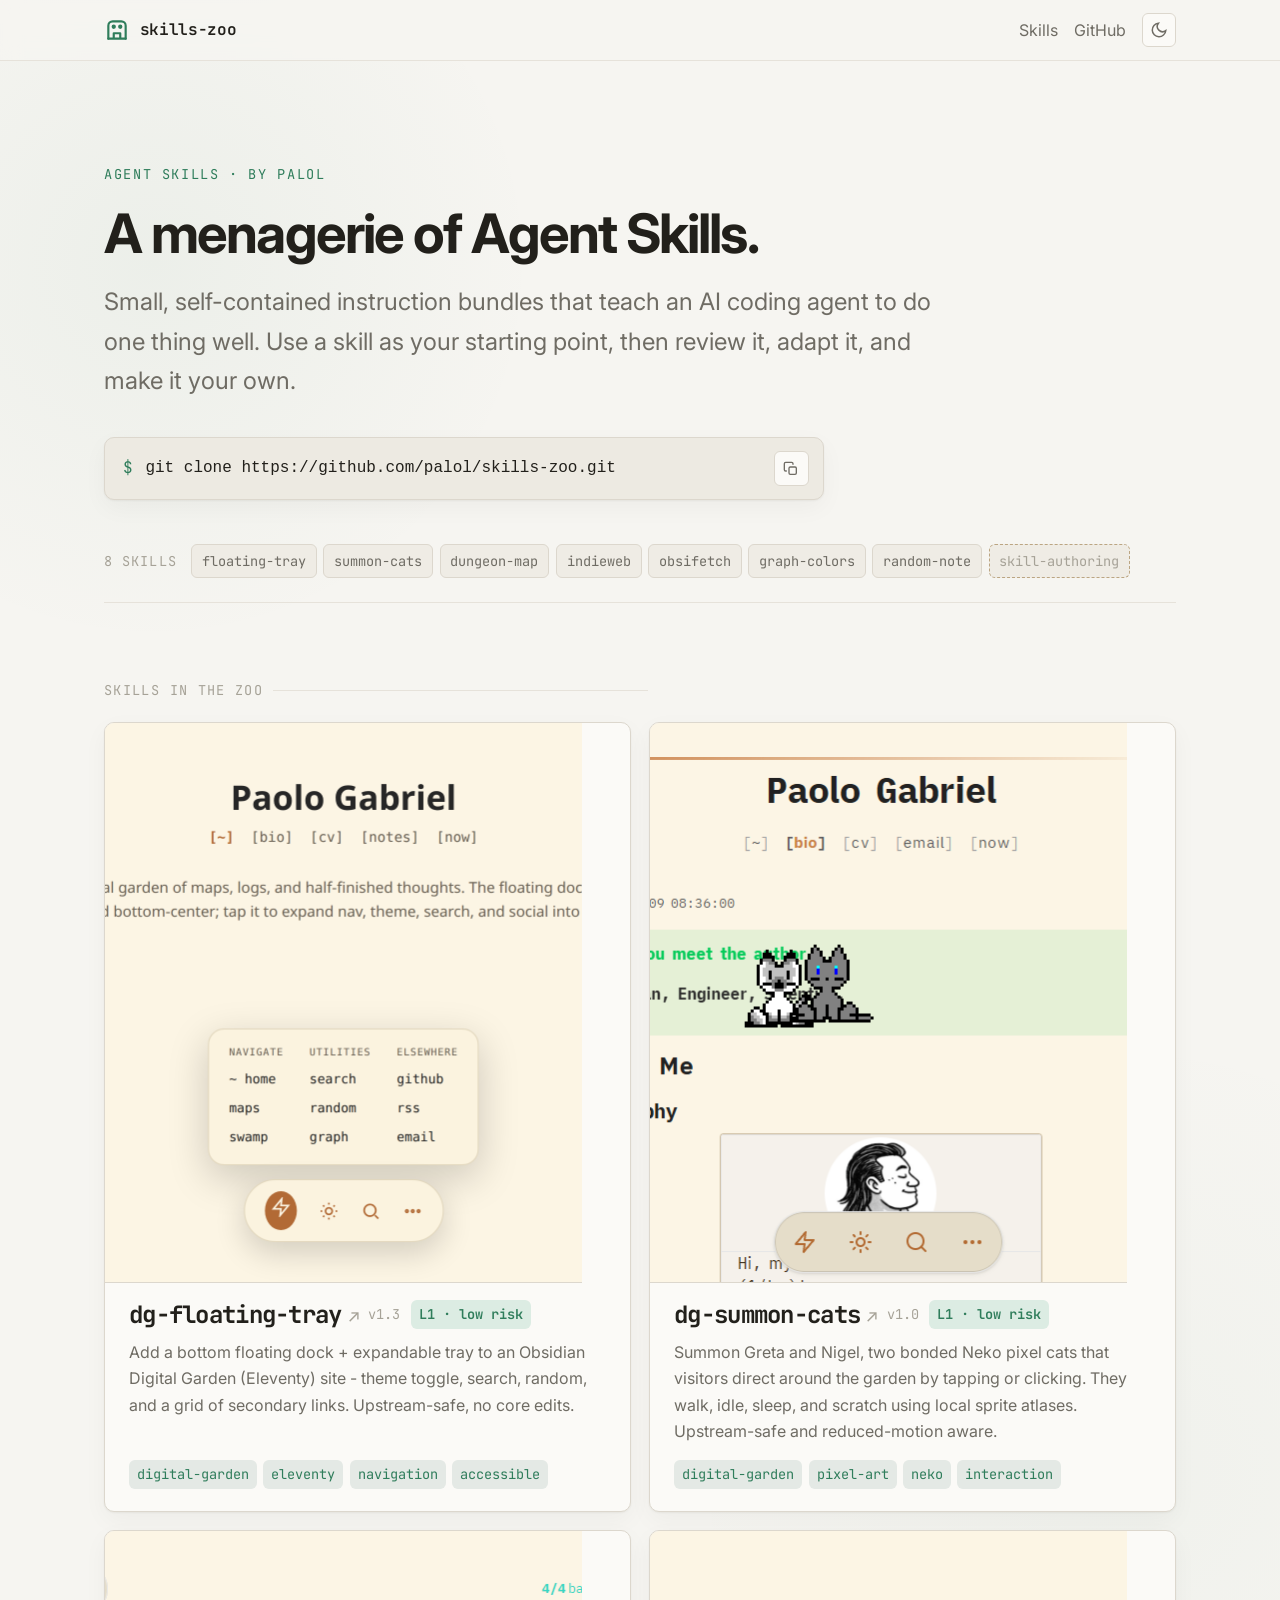
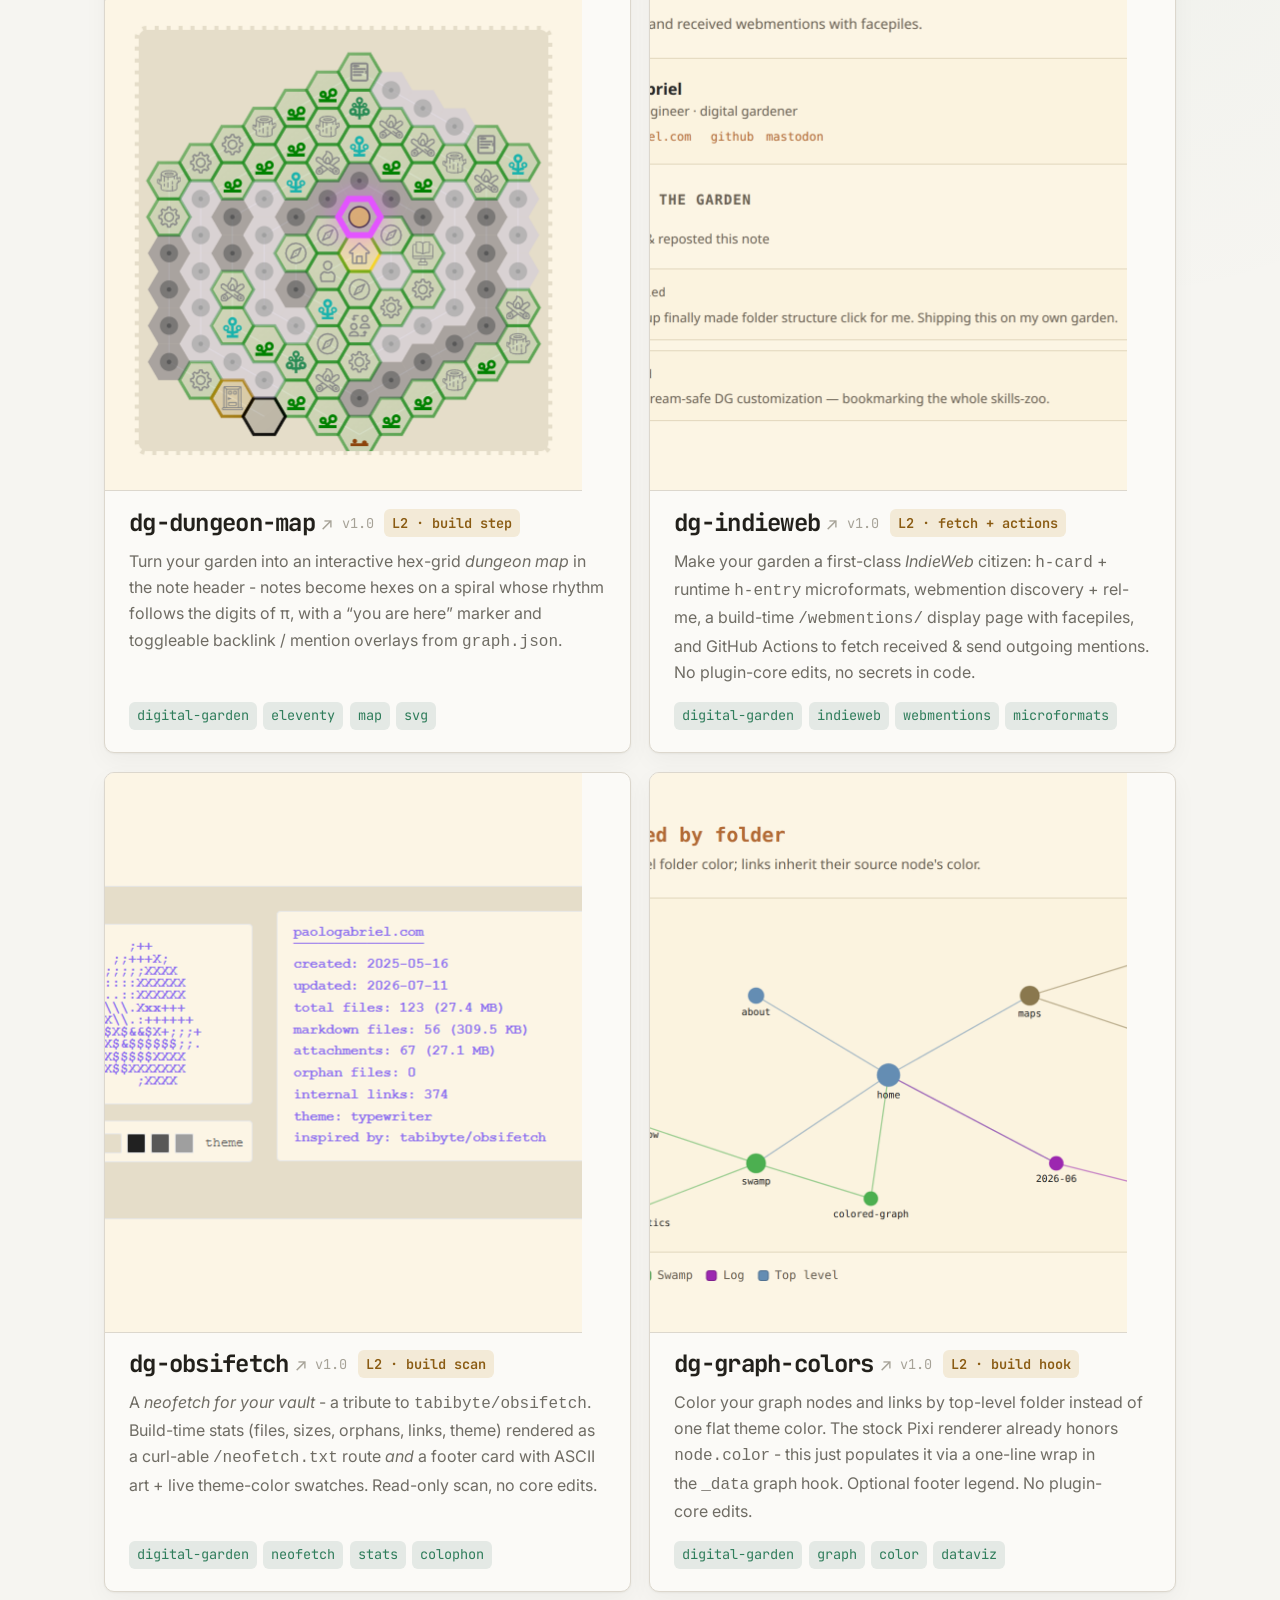
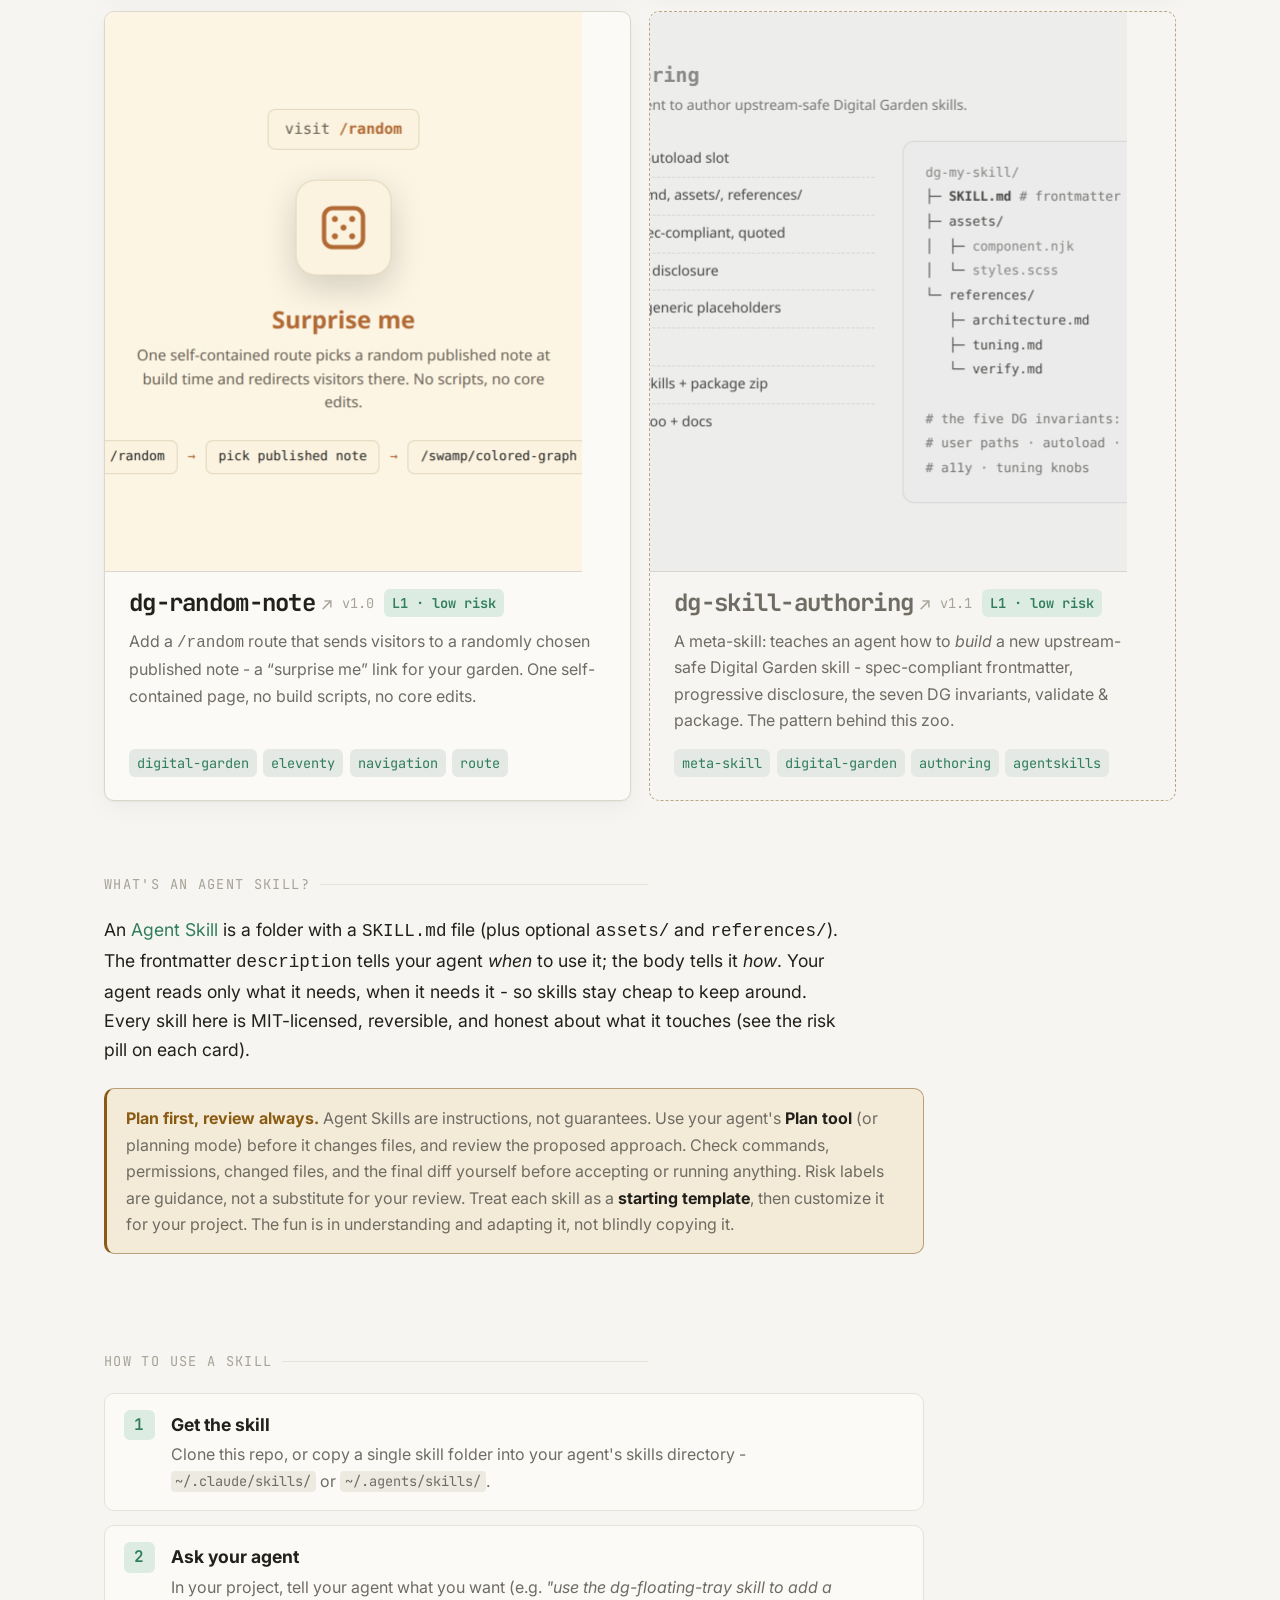
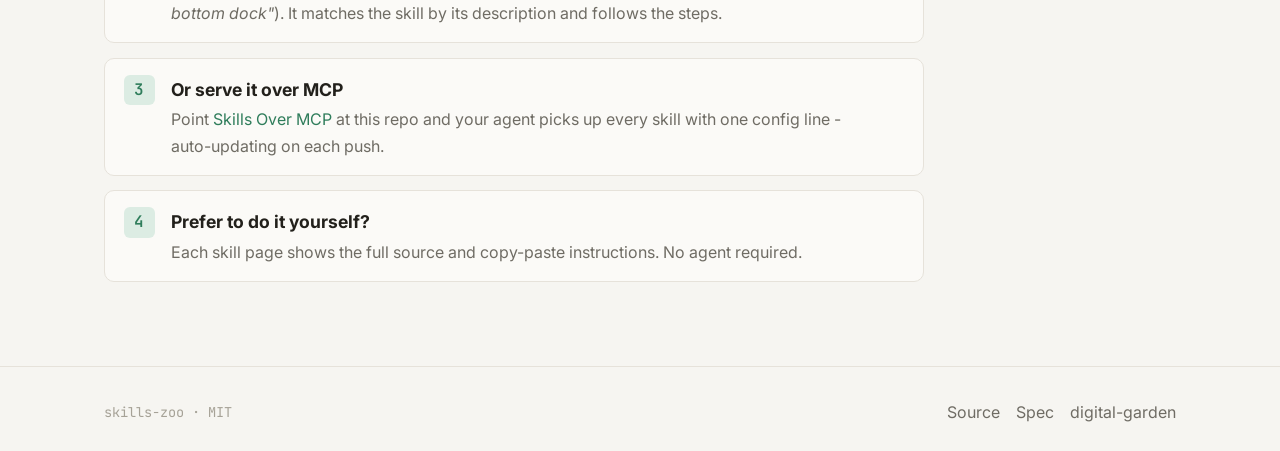
<file: docs/index.html>
<!doctype html>
<html lang="en" data-theme="dark">
<head>
<meta charset="utf-8">
<meta name="viewport" content="width=device-width, initial-scale=1">
<meta name="theme-color" content="#121311">
<title>skills-zoo - a menagerie of Agent Skills</title>
<meta name="description" content="A small, curated collection of Agent Skills for AI coding agents. Portable instruction bundles your agent can execute - copy-paste or install straight from the repo.">
<link rel="preconnect" href="https://fonts.googleapis.com">
<link rel="preconnect" href="https://fonts.gstatic.com" crossorigin>
<link href="https://fonts.googleapis.com/css2?family=Inter:wght@400;500;600&family=JetBrains+Mono:wght@400;500;600&display=swap" rel="stylesheet">
<link rel="stylesheet" href="./style.css">
<script src="./theme.js"></script>
<link rel="icon" href="data:image/svg+xml,%3Csvg xmlns='http://www.w3.org/2000/svg' viewBox='0 0 24 24' fill='none' stroke='%236cc79a' stroke-width='2'%3E%3Cpath d='M4 20V8a4 4 0 0 1 4-4h8a4 4 0 0 1 4 4v12'/%3E%3Cpath d='M4 20h16M9 20v-5h6v5'/%3E%3Ccircle cx='9' cy='9' r='1'/%3E%3Ccircle cx='15' cy='9' r='1'/%3E%3C/svg%3E">
<meta property="og:type" content="website">
<meta property="og:title" content="skills-zoo - a menagerie of Agent Skills">
<meta property="og:description" content="Upstream-safe Agent Skills for the Obsidian Digital Garden.">
<meta property="og:image" content="https://palol.github.io/skills-zoo/skills/dg-graph-colors/preview-dark.png">
<meta property="og:url" content="https://palol.github.io/skills-zoo/">
<meta name="twitter:card" content="summary_large_image">
<meta name="twitter:image" content="https://palol.github.io/skills-zoo/skills/dg-graph-colors/preview-dark.png">
</head>
<body>

<a class="skip-link" href="#main">Skip to content</a>

<header class="site-header">
  <div class="wrap">
    <a class="brand" href="./">
      <svg viewBox="0 0 24 24" fill="none" stroke="currentColor" stroke-width="2" stroke-linecap="round" stroke-linejoin="round" aria-hidden="true">
        <path d="M4 20V8a4 4 0 0 1 4-4h8a4 4 0 0 1 4 4v12"/>
        <path d="M4 20h16M9 20v-5h6v5"/>
        <circle cx="9" cy="9" r="1"/><circle cx="15" cy="9" r="1"/>
      </svg>
      <span class="brand-name">skills-zoo</span>
    </a>
    <span class="header-spacer"></span>
    <a class="header-link" href="#skills">Skills</a>
    <a class="header-link" href="https://github.com/palol/skills-zoo">GitHub</a>
    <button class="theme-toggle" data-theme-toggle aria-label="Toggle theme"></button>
  </div>
</header>

<main id="main" class="wrap">

  <section class="hero">
    <p class="eyebrow">Agent Skills · by palol</p>
    <h1>A menagerie of Agent&nbsp;Skills.</h1>
    <p class="lede">Small, self-contained instruction bundles that teach an AI coding agent to do one thing well. Use a skill as your starting point, then review it, adapt it, and make it your own.</p>
    <div class="install-hint">
      <span class="prompt">$</span>
      <code>git clone https://github.com/palol/skills-zoo.git</code>
      <button class="copy-command" type="button" data-copy-command aria-label="Copy clone command" title="Copy clone command" hidden>
        <svg viewBox="0 0 24 24" fill="none" stroke="currentColor" stroke-width="2" stroke-linecap="round" stroke-linejoin="round" aria-hidden="true">
          <rect x="9" y="9" width="11" height="11" rx="2"/>
          <path d="M5 15H4a2 2 0 0 1-2-2V4a2 2 0 0 1 2-2h9a2 2 0 0 1 2 2v1"/>
        </svg>
      </button>
    </div>
  </section>

  <nav class="skill-index" aria-label="Skills index">
    <span class="skill-index-label">8 skills</span>
    <div class="skill-index-pills">
      <a class="skill-index-pill" href="#card-dg-floating-tray">floating-tray</a>
      <a class="skill-index-pill" href="#card-dg-summon-cats">summon-cats</a>
      <a class="skill-index-pill" href="#card-dg-dungeon-map">dungeon-map</a>
      <a class="skill-index-pill" href="#card-dg-indieweb">indieweb</a>
      <a class="skill-index-pill" href="#card-dg-obsifetch">obsifetch</a>
      <a class="skill-index-pill" href="#card-dg-graph-colors">graph-colors</a>
      <a class="skill-index-pill" href="#card-dg-random-note">random-note</a>
      <a class="skill-index-pill skill-index-pill--meta" href="#card-dg-skill-authoring">skill-authoring</a>
    </div>
  </nav>

  <section id="skills">
    <p class="section-label">Skills in the zoo</p>
    <div class="skill-grid">

      <a class="skill-card" id="card-dg-floating-tray" href="./skills/dg-floating-tray/">
        <img class="sc-thumb sc-thumb--dark" src="./skills/dg-floating-tray/preview-dark.png" alt="dg-floating-tray preview" loading="lazy" width="900" height="560">
        <img class="sc-thumb sc-thumb--light" src="./skills/dg-floating-tray/preview-light.png" alt="dg-floating-tray preview" loading="lazy" width="900" height="560">
        <div class="sc-head">
          <h3>dg-floating-tray</h3>
          <span class="sc-ver">v1.3</span>
          <span class="risk-pill">L1 · low risk</span>
        </div>
        <p>Add a bottom floating dock + expandable tray to an Obsidian Digital Garden (Eleventy) site - theme toggle, search, random, and a grid of secondary links. Upstream-safe, no core edits.</p>
        <div class="tags">
          <span class="tag">digital-garden</span>
          <span class="tag">eleventy</span>
          <span class="tag">navigation</span>
          <span class="tag">accessible</span>
        </div>
      </a>

      <a class="skill-card" id="card-dg-summon-cats" href="./skills/dg-summon-cats/">
        <img class="sc-thumb sc-thumb--dark" src="./skills/dg-summon-cats/preview-dark.png" alt="Greta and Nigel summoned in a dark Digital Garden" loading="lazy" width="900" height="560">
        <img class="sc-thumb sc-thumb--light" src="./skills/dg-summon-cats/preview-light.png" alt="Greta and Nigel summoned in a light Digital Garden" loading="lazy" width="900" height="560">
        <div class="sc-head">
          <h3>dg-summon-cats</h3>
          <span class="sc-ver">v1.0</span>
          <span class="risk-pill">L1 · low risk</span>
        </div>
        <p>Summon Greta and Nigel, two bonded Neko pixel cats that visitors direct around the garden by tapping or clicking. They walk, idle, sleep, and scratch using local sprite atlases. Upstream-safe and reduced-motion aware.</p>
        <div class="tags">
          <span class="tag">digital-garden</span>
          <span class="tag">pixel-art</span>
          <span class="tag">neko</span>
          <span class="tag">interaction</span>
        </div>
      </a>

      <a class="skill-card" id="card-dg-dungeon-map" href="./skills/dg-dungeon-map/">
        <img class="sc-thumb sc-thumb--dark" src="./skills/dg-dungeon-map/preview-dark.png" alt="dg-dungeon-map preview" loading="lazy" width="900" height="560">
        <img class="sc-thumb sc-thumb--light" src="./skills/dg-dungeon-map/preview-light.png" alt="dg-dungeon-map preview" loading="lazy" width="900" height="560">
        <div class="sc-head">
          <h3>dg-dungeon-map</h3>
          <span class="sc-ver">v1.0</span>
          <span class="risk-pill risk-pill--l2">L2 · build step</span>
        </div>
        <p>Turn your garden into an interactive hex-grid <em>dungeon map</em> in the note header - notes become hexes on a spiral whose rhythm follows the digits of &pi;, with a “you are here” marker and toggleable backlink / mention overlays from <code>graph.json</code>.</p>
        <div class="tags">
          <span class="tag">digital-garden</span>
          <span class="tag">eleventy</span>
          <span class="tag">map</span>
          <span class="tag">svg</span>
        </div>
      </a>

      <a class="skill-card" id="card-dg-indieweb" href="./skills/dg-indieweb/">
        <img class="sc-thumb sc-thumb--dark" src="./skills/dg-indieweb/preview-dark.png" alt="dg-indieweb preview" loading="lazy" width="900" height="560">
        <img class="sc-thumb sc-thumb--light" src="./skills/dg-indieweb/preview-light.png" alt="dg-indieweb preview" loading="lazy" width="900" height="560">
        <div class="sc-head">
          <h3>dg-indieweb</h3>
          <span class="sc-ver">v1.0</span>
          <span class="risk-pill risk-pill--l2">L2 · fetch + actions</span>
        </div>
        <p>Make your garden a first-class <em>IndieWeb</em> citizen: <code>h-card</code> + runtime <code>h-entry</code> microformats, webmention discovery + rel-me, a build-time <code>/webmentions/</code> display page with facepiles, and GitHub Actions to fetch received &amp; send outgoing mentions. No plugin-core edits, no secrets in code.</p>
        <div class="tags">
          <span class="tag">digital-garden</span>
          <span class="tag">indieweb</span>
          <span class="tag">webmentions</span>
          <span class="tag">microformats</span>
        </div>
      </a>

      <a class="skill-card" id="card-dg-obsifetch" href="./skills/dg-obsifetch/">
        <img class="sc-thumb sc-thumb--dark" src="./skills/dg-obsifetch/preview-dark.png" alt="dg-obsifetch preview" loading="lazy" width="900" height="560">
        <img class="sc-thumb sc-thumb--light" src="./skills/dg-obsifetch/preview-light.png" alt="dg-obsifetch preview" loading="lazy" width="900" height="560">
        <div class="sc-head">
          <h3>dg-obsifetch</h3>
          <span class="sc-ver">v1.0</span>
          <span class="risk-pill risk-pill--l2">L2 · build scan</span>
        </div>
        <p>A <em>neofetch for your vault</em> - a tribute to <code>tabibyte/obsifetch</code>. Build-time stats (files, sizes, orphans, links, theme) rendered as a curl-able <code>/neofetch.txt</code> route <em>and</em> a footer card with ASCII art + live theme-color swatches. Read-only scan, no core edits.</p>
        <div class="tags">
          <span class="tag">digital-garden</span>
          <span class="tag">neofetch</span>
          <span class="tag">stats</span>
          <span class="tag">colophon</span>
        </div>
      </a>

      <a class="skill-card" id="card-dg-graph-colors" href="./skills/dg-graph-colors/">
        <img class="sc-thumb sc-thumb--dark" src="./skills/dg-graph-colors/preview-dark.png" alt="dg-graph-colors preview" loading="lazy" width="900" height="560">
        <img class="sc-thumb sc-thumb--light" src="./skills/dg-graph-colors/preview-light.png" alt="dg-graph-colors preview" loading="lazy" width="900" height="560">
        <div class="sc-head">
          <h3>dg-graph-colors</h3>
          <span class="sc-ver">v1.0</span>
          <span class="risk-pill risk-pill--l2">L2 · build hook</span>
        </div>
        <p>Color your graph nodes and links by top-level folder instead of one flat theme color. The stock Pixi renderer already honors <code>node.color</code> - this just populates it via a one-line wrap in the <code>_data</code> graph hook. Optional footer legend. No plugin-core edits.</p>
        <div class="tags">
          <span class="tag">digital-garden</span>
          <span class="tag">graph</span>
          <span class="tag">color</span>
          <span class="tag">dataviz</span>
        </div>
      </a>

      <a class="skill-card" id="card-dg-random-note" href="./skills/dg-random-note/">
        <img class="sc-thumb sc-thumb--dark" src="./skills/dg-random-note/preview-dark.png" alt="dg-random-note preview" loading="lazy" width="900" height="560">
        <img class="sc-thumb sc-thumb--light" src="./skills/dg-random-note/preview-light.png" alt="dg-random-note preview" loading="lazy" width="900" height="560">
        <div class="sc-head">
          <h3>dg-random-note</h3>
          <span class="sc-ver">v1.0</span>
          <span class="risk-pill">L1 · low risk</span>
        </div>
        <p>Add a <code>/random</code> route that sends visitors to a randomly chosen published note - a &ldquo;surprise me&rdquo; link for your garden. One self-contained page, no build scripts, no core edits.</p>
        <div class="tags">
          <span class="tag">digital-garden</span>
          <span class="tag">eleventy</span>
          <span class="tag">navigation</span>
          <span class="tag">route</span>
        </div>
      </a>

      <a class="skill-card skill-card--meta" id="card-dg-skill-authoring" href="./skills/dg-skill-authoring/">
        <img class="sc-thumb sc-thumb--dark" src="./skills/dg-skill-authoring/preview-dark.png" alt="dg-skill-authoring preview" loading="lazy" width="900" height="560">
        <img class="sc-thumb sc-thumb--light" src="./skills/dg-skill-authoring/preview-light.png" alt="dg-skill-authoring preview" loading="lazy" width="900" height="560">
        <div class="sc-head">
          <h3>dg-skill-authoring</h3>
          <span class="sc-ver">v1.1</span>
          <span class="risk-pill">L1 · low risk</span>
        </div>
        <p>A meta-skill: teaches an agent how to <em>build</em> a new upstream-safe Digital Garden skill - spec-compliant frontmatter, progressive disclosure, the seven DG invariants, validate &amp; package. The pattern behind this zoo.</p>
        <div class="tags">
          <span class="tag">meta-skill</span>
          <span class="tag">digital-garden</span>
          <span class="tag">authoring</span>
          <span class="tag">agentskills</span>
        </div>
      </a>

    </div>
  </section>

  <section id="what">
    <p class="section-label">What's an Agent Skill?</p>
    <p>An <a href="https://agentskills.io">Agent Skill</a> is a folder with a <code>SKILL.md</code> file (plus optional <code>assets/</code> and <code>references/</code>). The frontmatter <code>description</code> tells your agent <em>when</em> to use it; the body tells it <em>how</em>. Your agent reads only what it needs, when it needs it - so skills stay cheap to keep around.</p>
    <p>Every skill here is MIT-licensed, reversible, and honest about what it touches (see the risk pill on each card).</p>
    <aside class="responsibility-note" aria-label="Responsible use">
      <strong class="note-title">Plan first, review always.</strong>
      Agent Skills are instructions, not guarantees. Use your agent's <strong>Plan tool</strong> (or planning mode) before it changes files, and review the proposed approach. Check commands, permissions, changed files, and the final diff yourself before accepting or running anything. Risk labels are guidance, not a substitute for your review. Treat each skill as a <strong>starting template</strong>, then customize it for your project. The fun is in understanding and adapting it, not blindly copying it.
    </aside>
  </section>

  <section id="use">
    <p class="section-label">How to use a skill</p>
    <div class="steps">
      <div class="step">
        <span class="num">1</span>
        <div class="body">
          <h4>Get the skill</h4>
          <p>Clone this repo, or copy a single skill folder into your agent's skills directory - <code>~/.claude/skills/</code> or <code>~/.agents/skills/</code>.</p>
        </div>
      </div>
      <div class="step">
        <span class="num">2</span>
        <div class="body">
          <h4>Ask your agent</h4>
          <p>In your project, tell your agent what you want (e.g. <em>"use the dg-floating-tray skill to add a bottom dock"</em>). It matches the skill by its description and follows the steps.</p>
        </div>
      </div>
      <div class="step">
        <span class="num">3</span>
        <div class="body">
          <h4>Or serve it over MCP</h4>
          <p>Point <a href="https://www.skillsovermcp.com/">Skills Over MCP</a> at this repo and your agent picks up every skill with one config line - auto-updating on each push.</p>
        </div>
      </div>
      <div class="step">
        <span class="num">4</span>
        <div class="body">
          <h4>Prefer to do it yourself?</h4>
          <p>Each skill page shows the full source and copy-paste instructions. No agent required.</p>
        </div>
      </div>
    </div>
  </section>

</main>

<footer class="site-footer">
  <div class="wrap">
    <span class="foot-mono">skills-zoo · MIT</span>
    <span class="header-spacer"></span>
    <a href="https://github.com/palol/skills-zoo">Source</a>
    <a href="https://agentskills.io">Spec</a>
    <a href="https://docs.forestry.md">digital-garden</a>
  </div>
</footer>

</body>
</html>
</file>
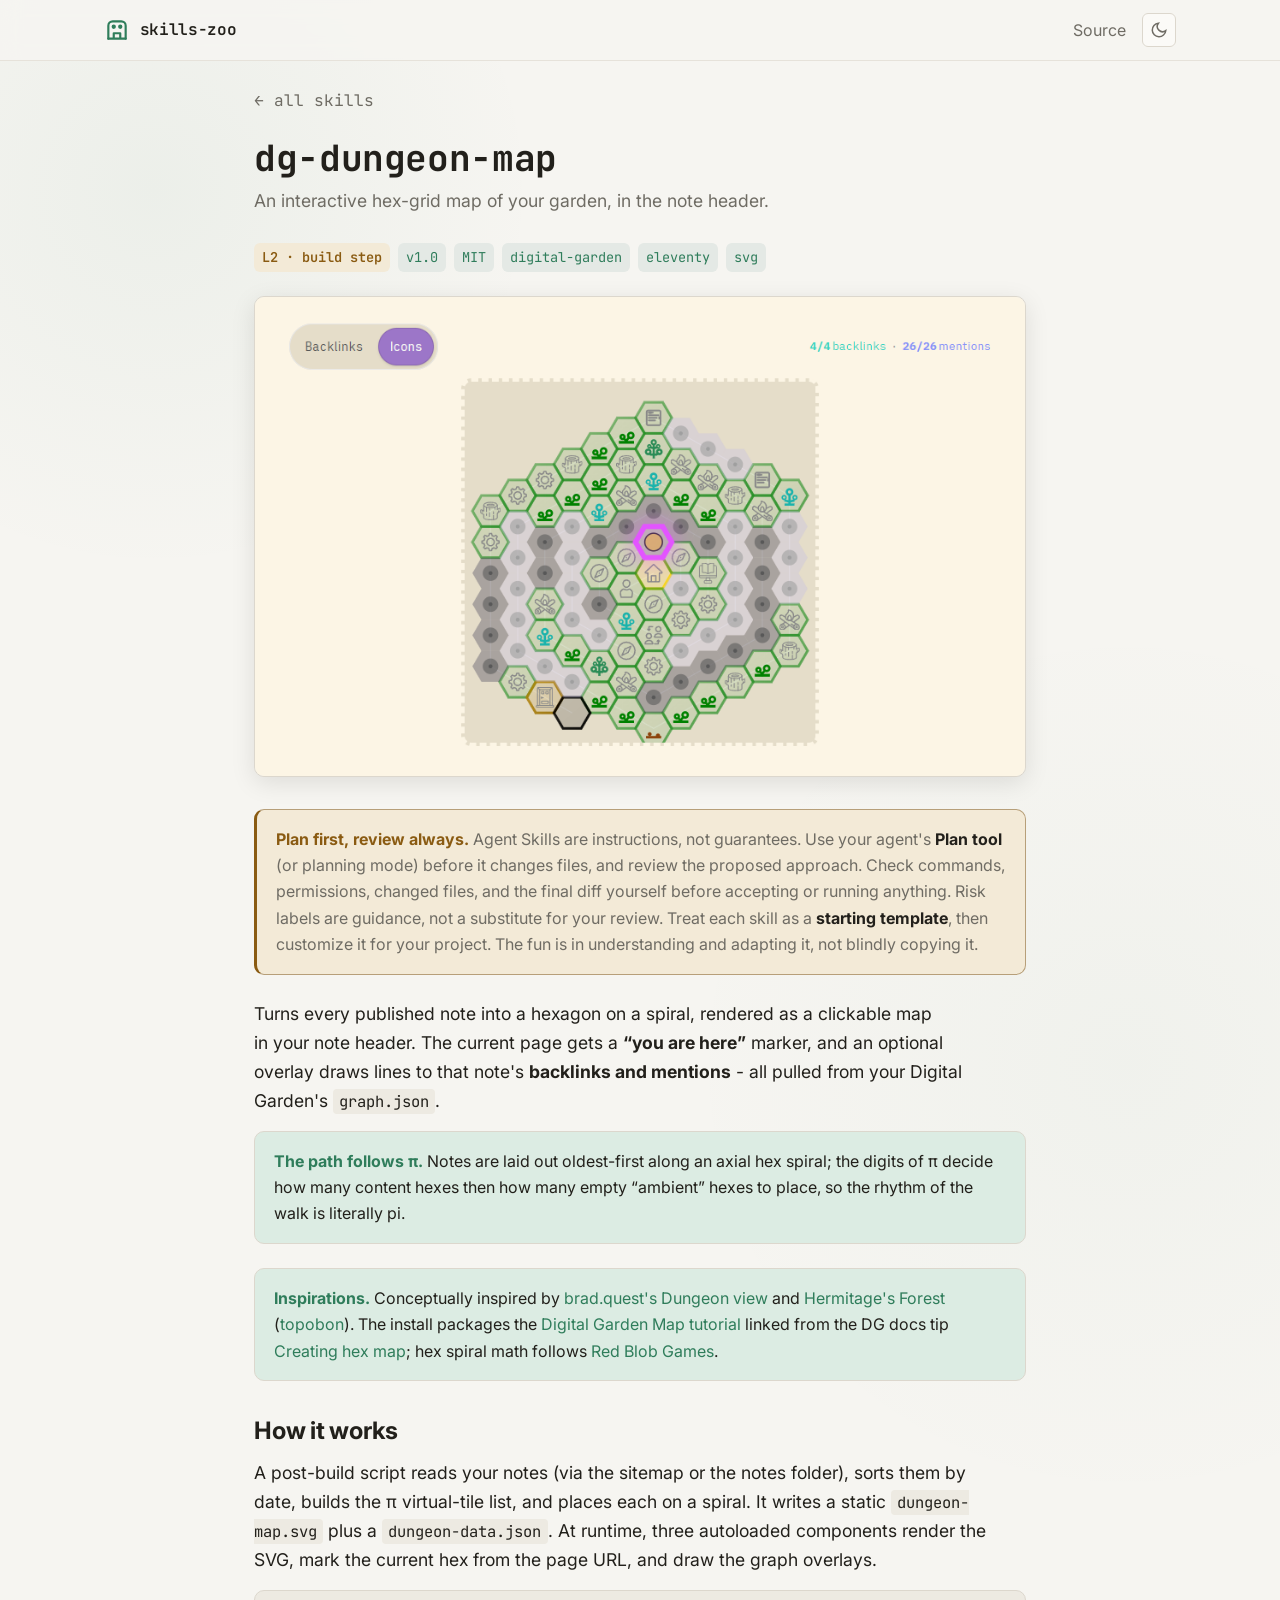
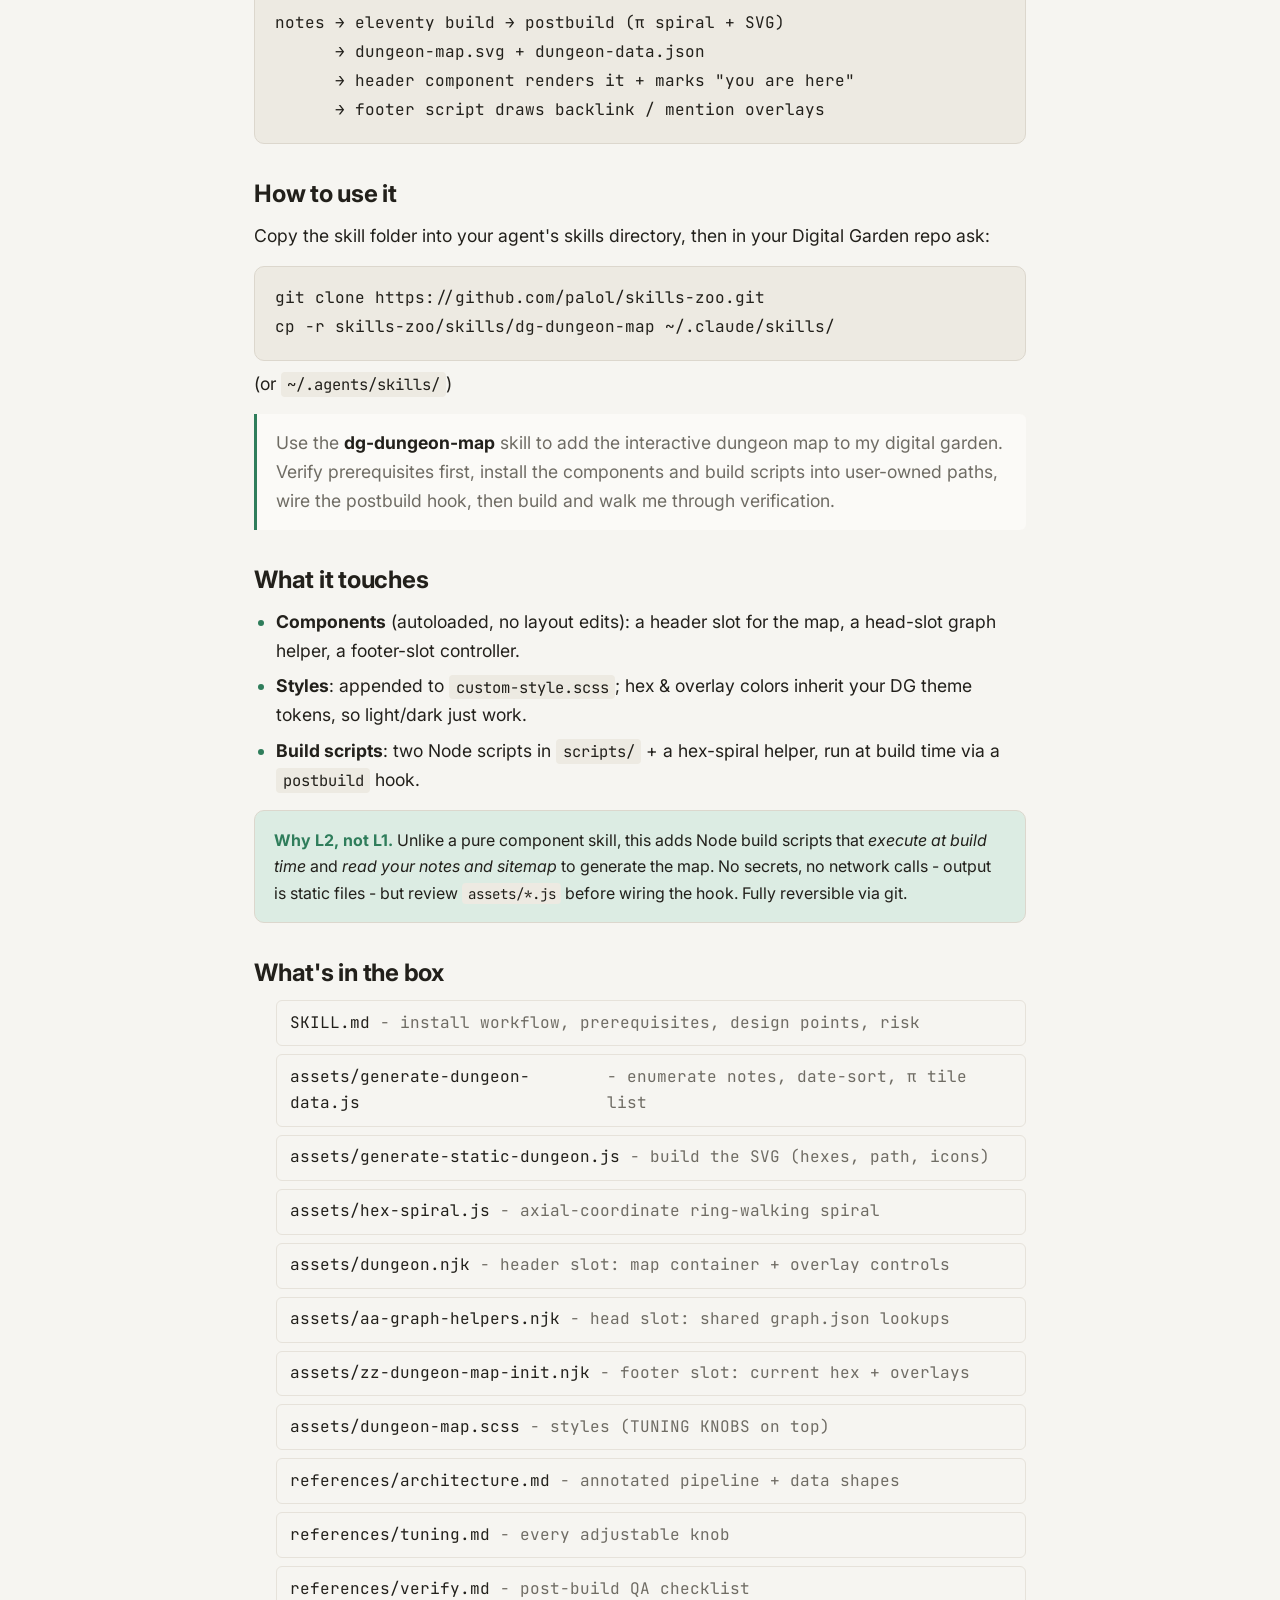
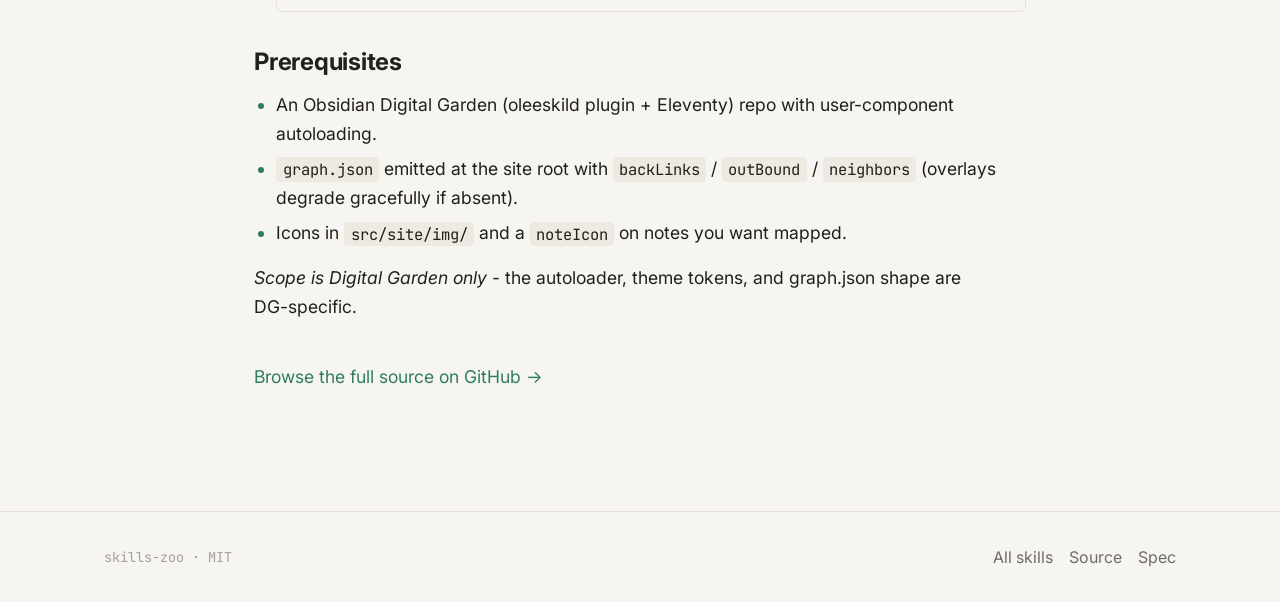
<file: docs/skills/dg-dungeon-map/index.html>
<!doctype html>
<html lang="en" data-theme="dark">
<head>
<meta charset="utf-8">
<meta name="viewport" content="width=device-width, initial-scale=1">
<meta name="theme-color" content="#121311">
<title>dg-dungeon-map - skills-zoo</title>
<meta name="description" content="Add an interactive hex-grid dungeon map to an Obsidian Digital Garden site - a pi-driven spiral of your notes, a you-are-here marker, and backlink/mention overlays from graph.json.">
<link rel="preconnect" href="https://fonts.googleapis.com">
<link rel="preconnect" href="https://fonts.gstatic.com" crossorigin>
<link href="https://fonts.googleapis.com/css2?family=Inter:wght@400;500;600&family=JetBrains+Mono:wght@400;500;600&display=swap" rel="stylesheet">
<link rel="stylesheet" href="../../style.css">
<script src="../../theme.js"></script>
<link rel="icon" href="data:image/svg+xml,%3Csvg xmlns='http://www.w3.org/2000/svg' viewBox='0 0 24 24' fill='none' stroke='%236cc79a' stroke-width='2'%3E%3Cpath d='M4 20V8a4 4 0 0 1 4-4h8a4 4 0 0 1 4 4v12'/%3E%3Cpath d='M4 20h16M9 20v-5h6v5'/%3E%3Ccircle cx='9' cy='9' r='1'/%3E%3Ccircle cx='15' cy='9' r='1'/%3E%3C/svg%3E">
<meta property="og:type" content="article">
<meta property="og:title" content="dg-dungeon-map - skills-zoo">
<meta property="og:description" content="Add an interactive hex-grid dungeon map to an Obsidian Digital Garden site - a pi-driven spiral of your notes, a you-are-here marker, and backlink/mention overlays from graph.json.">
<meta property="og:image" content="https://palol.github.io/skills-zoo/skills/dg-dungeon-map/preview-dark.png">
<meta property="og:url" content="https://palol.github.io/skills-zoo/skills/dg-dungeon-map/">
<meta name="twitter:card" content="summary_large_image">
<meta name="twitter:image" content="https://palol.github.io/skills-zoo/skills/dg-dungeon-map/preview-dark.png">
</head>
<body>

<a class="skip-link" href="#main">Skip to content</a>

<header class="site-header">
  <div class="wrap">
    <a class="brand" href="../../">
      <svg viewBox="0 0 24 24" fill="none" stroke="currentColor" stroke-width="2" stroke-linecap="round" stroke-linejoin="round" aria-hidden="true">
        <path d="M4 20V8a4 4 0 0 1 4-4h8a4 4 0 0 1 4 4v12"/>
        <path d="M4 20h16M9 20v-5h6v5"/>
        <circle cx="9" cy="9" r="1"/><circle cx="15" cy="9" r="1"/>
      </svg>
      <span class="brand-name">skills-zoo</span>
    </a>
    <span class="header-spacer"></span>
    <a class="header-link" href="https://github.com/palol/skills-zoo/tree/main/skills/dg-dungeon-map">Source</a>
    <button class="theme-toggle" data-theme-toggle aria-label="Toggle theme"></button>
  </div>
</header>

<main id="main" class="wrap prose">

  <a class="backlink" href="../../">← all skills</a>

  <h1>dg-dungeon-map</h1>
  <p class="sub">An interactive hex-grid map of your garden, in the note header.</p>

  <div class="meta-row">
    <span class="risk-pill risk-pill--l2">L2 · build step</span>
    <span class="tag">v1.0</span>
    <span class="tag">MIT</span>
    <span class="tag">digital-garden</span>
    <span class="tag">eleventy</span>
    <span class="tag">svg</span>
  </div>

  
  <img class="skill-shot skill-shot--dark" src="./preview-dark.png" alt="dg-dungeon-map example screenshot" loading="lazy" width="900" height="560">
  <img class="skill-shot skill-shot--light" src="./preview-light.png" alt="dg-dungeon-map example screenshot" loading="lazy" width="900" height="560">

  <aside class="responsibility-note" aria-label="Responsible use">
    <strong class="note-title">Plan first, review always.</strong>
    Agent Skills are instructions, not guarantees. Use your agent&apos;s <strong>Plan tool</strong> (or planning mode) before it changes files, and review the proposed approach. Check commands, permissions, changed files, and the final diff yourself before accepting or running anything. Risk labels are guidance, not a substitute for your review. Treat each skill as a <strong>starting template</strong>, then customize it for your project. The fun is in understanding and adapting it, not blindly copying it.
  </aside>
<p>Turns every published note into a hexagon on a spiral, rendered as a clickable map in your note header. The current page gets a <strong>“you are here”</strong> marker, and an optional overlay draws lines to that note's <strong>backlinks and mentions</strong> - all pulled from your Digital Garden's <code>graph.json</code>.</p>

  <div class="callout">
    <strong>The path follows π.</strong> Notes are laid out oldest-first along an axial hex spiral; the digits of π decide how many content hexes then how many empty “ambient” hexes to place, so the rhythm of the walk is literally pi.
  </div>

  <div class="callout">
    <strong>Inspirations.</strong> Conceptually inspired by <a href="https://brad.quest/map/#dungeon">brad.quest's Dungeon view</a> and <a href="https://hermitage.utsob.me/writings/technical/how-tos/steal-my-look/#forest">Hermitage's Forest</a> (<a href="https://github.com/uroybd/topobon">topobon</a>). The install packages the <a href="https://www.paologabriel.com/swamp/digital-garden-map/">Digital Garden Map tutorial</a> linked from the DG docs tip <a href="https://docs.forestry.md/advanced/tips-and-tricks/#creating-hex-map">Creating hex map</a>; hex spiral math follows <a href="https://www.redblobgames.com/grids/hexagons/#rings-spiral">Red Blob Games</a>.
  </div>

  <h2>How it works</h2>
  <p>A post-build script reads your notes (via the sitemap or the notes folder), sorts them by date, builds the π virtual-tile list, and places each on a spiral. It writes a static <code>dungeon-map.svg</code> plus a <code>dungeon-data.json</code>. At runtime, three autoloaded components render the SVG, mark the current hex from the page URL, and draw the graph overlays.</p>
  <pre><code>notes → eleventy build → postbuild (π spiral + SVG)
      → dungeon-map.svg + dungeon-data.json
      → header component renders it + marks "you are here"
      → footer script draws backlink / mention overlays</code></pre>

  <h2>How to use it</h2>
  <p>Copy the skill folder into your agent's skills directory, then in your Digital Garden repo ask:</p>
  <pre><code>git clone https://github.com/palol/skills-zoo.git
cp -r skills-zoo/skills/dg-dungeon-map ~/.claude/skills/</code></pre>
  <p class="aside-note">(or <code>~/.agents/skills/</code>)</p>
  <blockquote><p>Use the <strong>dg-dungeon-map</strong> skill to add the interactive dungeon map to my digital garden. Verify prerequisites first, install the components and build scripts into user-owned paths, wire the postbuild hook, then build and walk me through verification.</p></blockquote>

  <h2>What it touches</h2>
  <ul>
    <li><strong>Components</strong> (autoloaded, no layout edits): a header slot for the map, a head-slot graph helper, a footer-slot controller.</li>
    <li><strong>Styles</strong>: appended to <code>custom-style.scss</code>; hex &amp; overlay colors inherit your DG theme tokens, so light/dark just work.</li>
    <li><strong>Build scripts</strong>: two Node scripts in <code>scripts/</code> + a hex-spiral helper, run at build time via a <code>postbuild</code> hook.</li>
  </ul>

  <div class="callout">
    <strong>Why L2, not L1.</strong> Unlike a pure component skill, this adds Node build scripts that <em>execute at build time</em> and <em>read your notes and sitemap</em> to generate the map. No secrets, no network calls - output is static files - but review <code>assets/*.js</code> before wiring the hook. Fully reversible via git.
  </div>

  <h2>What's in the box</h2>
  <ul class="filelist" role="list">
    <li><span class="fname">SKILL.md</span> - install workflow, prerequisites, design points, risk</li>
    <li><span class="fname">assets/generate-dungeon-data.js</span> - enumerate notes, date-sort, π tile list</li>
    <li><span class="fname">assets/generate-static-dungeon.js</span> - build the SVG (hexes, path, icons)</li>
    <li><span class="fname">assets/hex-spiral.js</span> - axial-coordinate ring-walking spiral</li>
    <li><span class="fname">assets/dungeon.njk</span> - header slot: map container + overlay controls</li>
    <li><span class="fname">assets/aa-graph-helpers.njk</span> - head slot: shared graph.json lookups</li>
    <li><span class="fname">assets/zz-dungeon-map-init.njk</span> - footer slot: current hex + overlays</li>
    <li><span class="fname">assets/dungeon-map.scss</span> - styles (TUNING KNOBS on top)</li>
    <li><span class="fname">references/architecture.md</span> - annotated pipeline + data shapes</li>
    <li><span class="fname">references/tuning.md</span> - every adjustable knob</li>
    <li><span class="fname">references/verify.md</span> - post-build QA checklist</li>
  </ul>

  <h2>Prerequisites</h2>
  <ul>
    <li>An Obsidian Digital Garden (oleeskild plugin + Eleventy) repo with user-component autoloading.</li>
    <li><code>graph.json</code> emitted at the site root with <code>backLinks</code> / <code>outBound</code> / <code>neighbors</code> (overlays degrade gracefully if absent).</li>
    <li>Icons in <code>src/site/img/</code> and a <code>noteIcon</code> on notes you want mapped.</li>
  </ul>
  <p><em>Scope is Digital Garden only</em> - the autoloader, theme tokens, and graph.json shape are DG-specific.</p>

  <p class="source-cta">
    <a href="https://github.com/palol/skills-zoo/tree/main/skills/dg-dungeon-map">Browse the full source on GitHub →</a>
  </p>

</main>

<footer class="site-footer">
  <div class="wrap">
    <span class="foot-mono">skills-zoo · MIT</span>
    <span class="header-spacer"></span>
    <a href="../../">All skills</a>
    <a href="https://github.com/palol/skills-zoo">Source</a>
    <a href="https://agentskills.io">Spec</a>
  </div>
</footer>

</body>
</html>
</file>
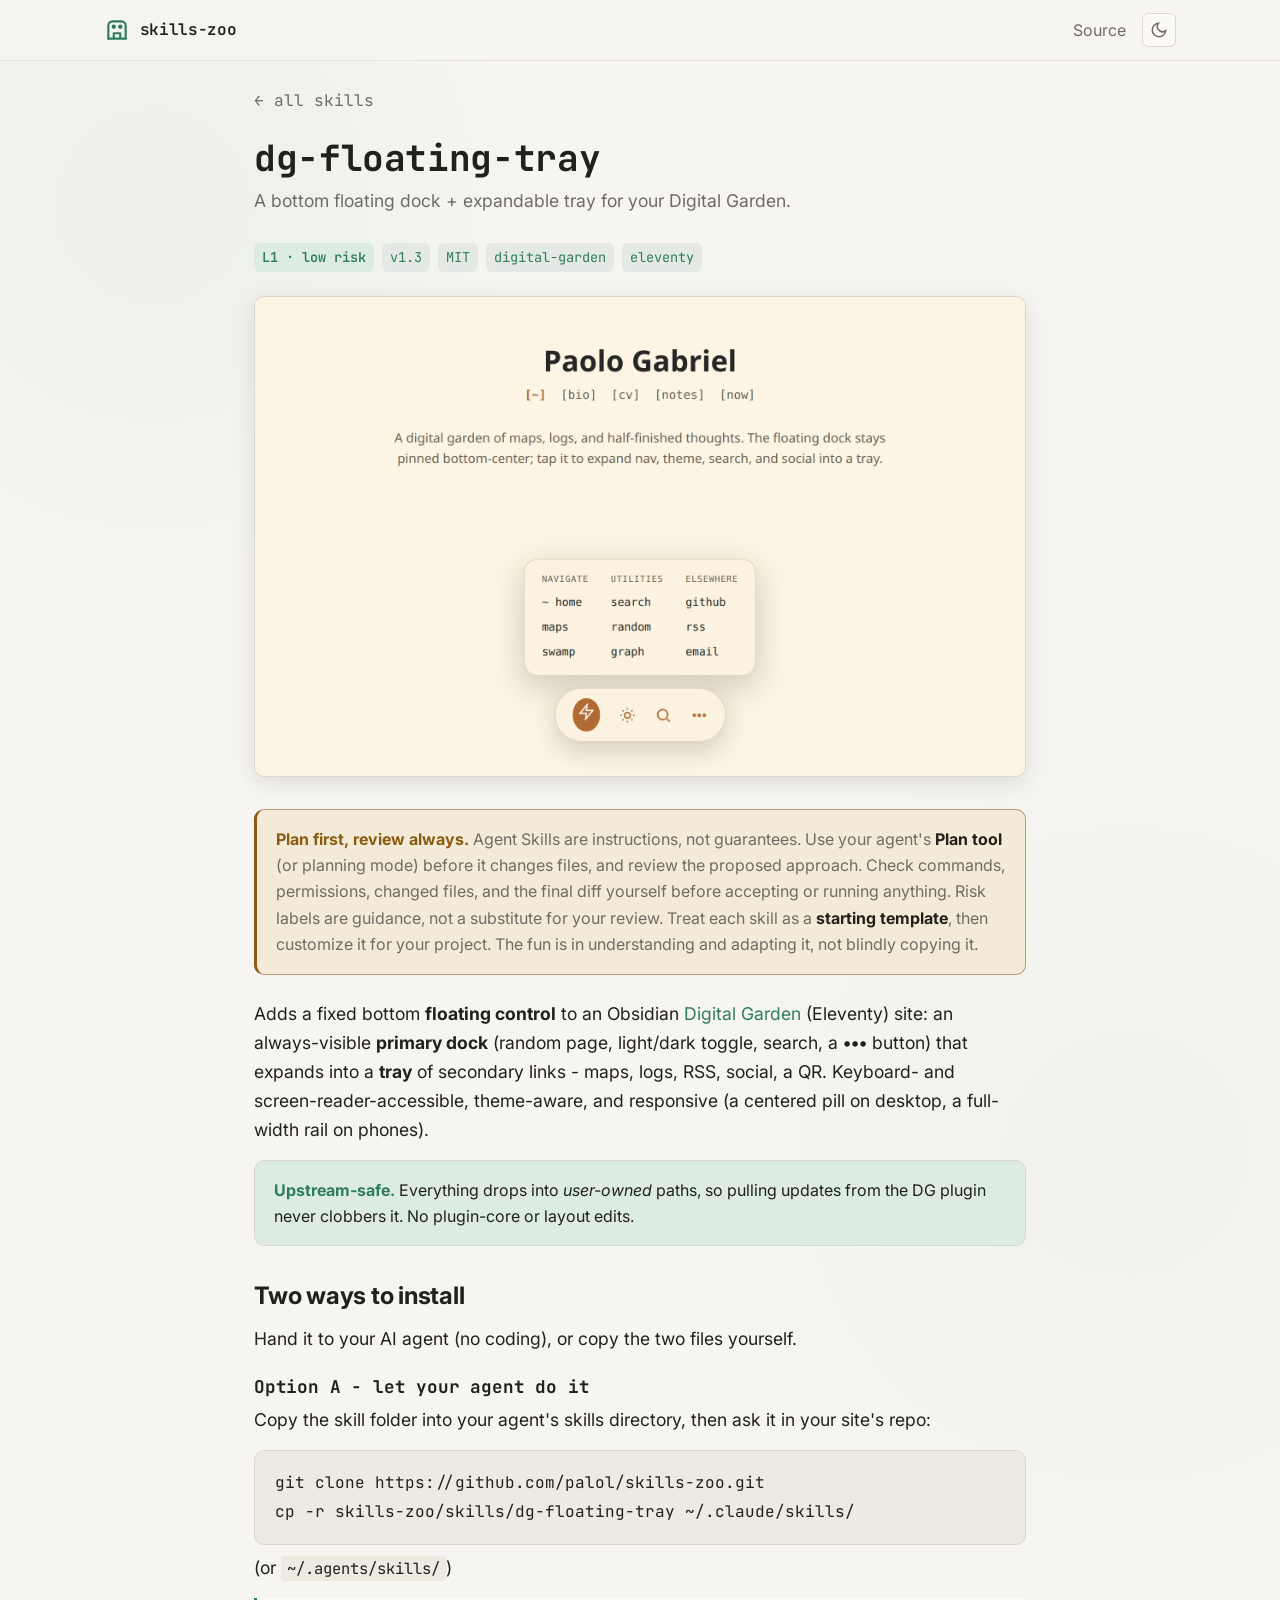
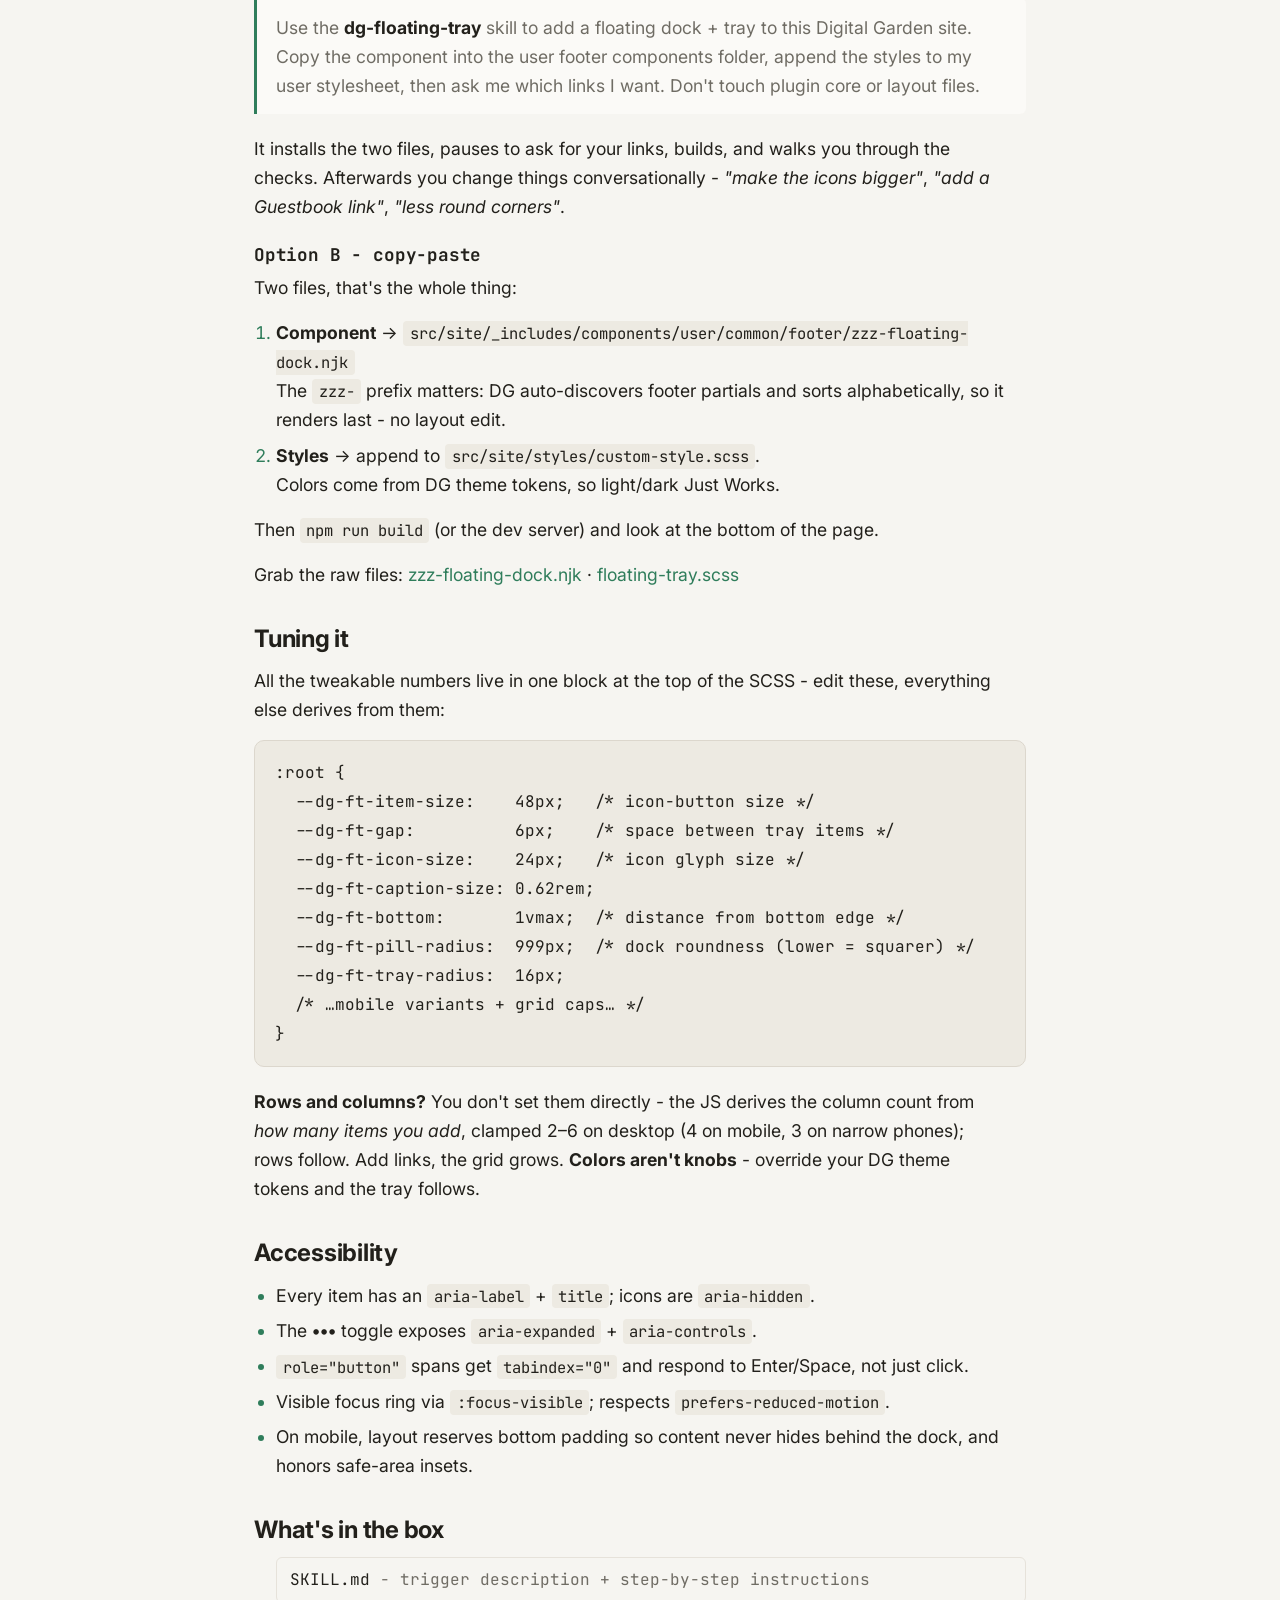
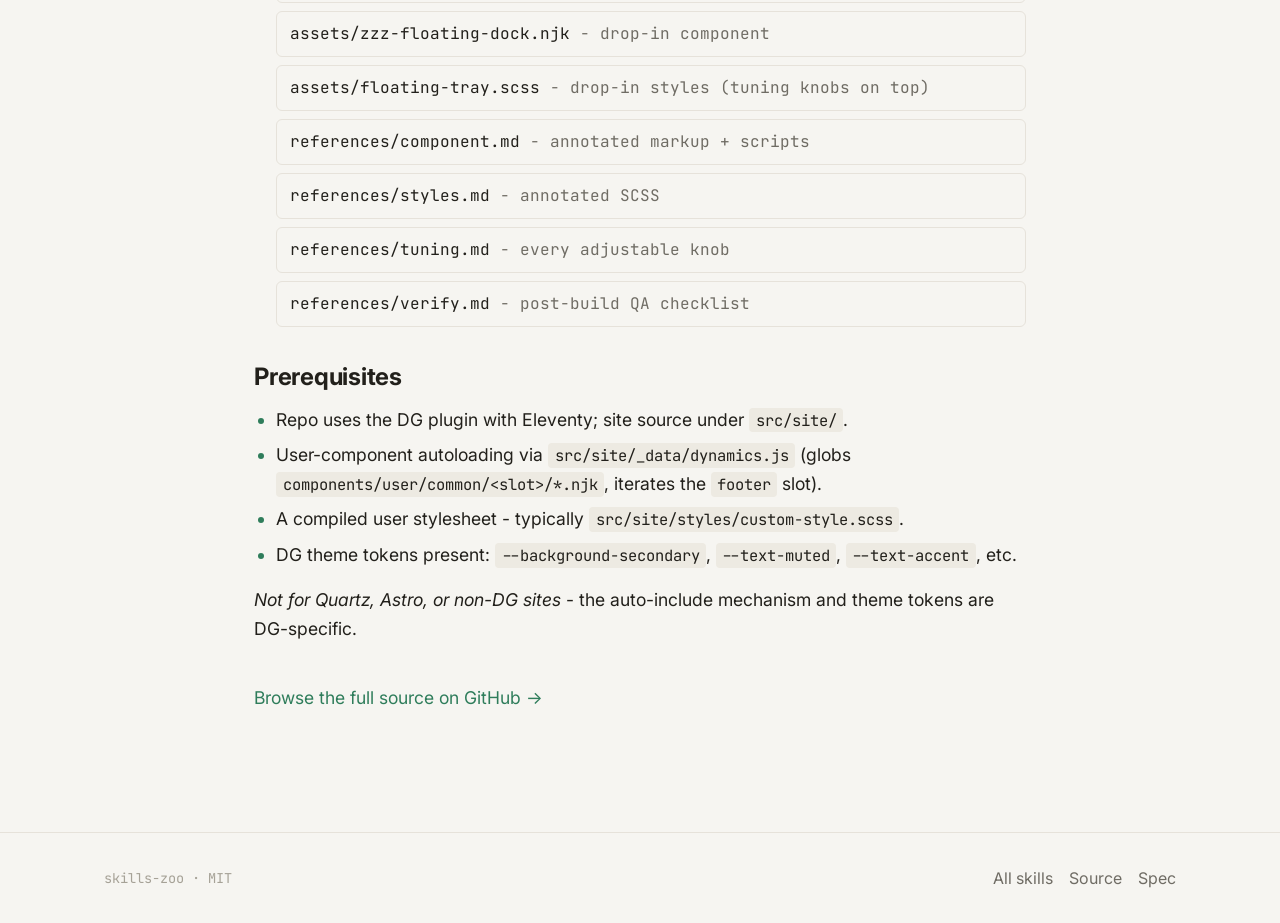
<file: docs/skills/dg-floating-tray/index.html>
<!doctype html>
<html lang="en" data-theme="dark">
<head>
<meta charset="utf-8">
<meta name="viewport" content="width=device-width, initial-scale=1">
<meta name="theme-color" content="#121311">
<title>dg-floating-tray - skills-zoo</title>
<meta name="description" content="Add a bottom floating dock + expandable tray to an Obsidian Digital Garden (Eleventy) site. Theme-aware, accessible, upstream-safe. Copy-paste or install as an Agent Skill.">
<link rel="preconnect" href="https://fonts.googleapis.com">
<link rel="preconnect" href="https://fonts.gstatic.com" crossorigin>
<link href="https://fonts.googleapis.com/css2?family=Inter:wght@400;500;600&family=JetBrains+Mono:wght@400;500;600&display=swap" rel="stylesheet">
<link rel="stylesheet" href="../../style.css">
<script src="../../theme.js"></script>
<link rel="icon" href="data:image/svg+xml,%3Csvg xmlns='http://www.w3.org/2000/svg' viewBox='0 0 24 24' fill='none' stroke='%236cc79a' stroke-width='2'%3E%3Cpath d='M4 20V8a4 4 0 0 1 4-4h8a4 4 0 0 1 4 4v12'/%3E%3Cpath d='M4 20h16M9 20v-5h6v5'/%3E%3Ccircle cx='9' cy='9' r='1'/%3E%3Ccircle cx='15' cy='9' r='1'/%3E%3C/svg%3E">
<meta property="og:type" content="article">
<meta property="og:title" content="dg-floating-tray - skills-zoo">
<meta property="og:description" content="Add a bottom floating dock + expandable tray to an Obsidian Digital Garden (Eleventy) site. Theme-aware, accessible, upstream-safe. Copy-paste or install as an Agent Skill.">
<meta property="og:image" content="https://palol.github.io/skills-zoo/skills/dg-floating-tray/preview-dark.png">
<meta property="og:url" content="https://palol.github.io/skills-zoo/skills/dg-floating-tray/">
<meta name="twitter:card" content="summary_large_image">
<meta name="twitter:image" content="https://palol.github.io/skills-zoo/skills/dg-floating-tray/preview-dark.png">
</head>
<body>

<a class="skip-link" href="#main">Skip to content</a>

<header class="site-header">
  <div class="wrap">
    <a class="brand" href="../../">
      <svg viewBox="0 0 24 24" fill="none" stroke="currentColor" stroke-width="2" stroke-linecap="round" stroke-linejoin="round" aria-hidden="true">
        <path d="M4 20V8a4 4 0 0 1 4-4h8a4 4 0 0 1 4 4v12"/>
        <path d="M4 20h16M9 20v-5h6v5"/>
        <circle cx="9" cy="9" r="1"/><circle cx="15" cy="9" r="1"/>
      </svg>
      <span class="brand-name">skills-zoo</span>
    </a>
    <span class="header-spacer"></span>
    <a class="header-link" href="https://github.com/palol/skills-zoo/tree/main/skills/dg-floating-tray">Source</a>
    <button class="theme-toggle" data-theme-toggle aria-label="Toggle theme"></button>
  </div>
</header>

<main id="main" class="wrap prose">

  <a class="backlink" href="../../">← all skills</a>

  <h1>dg-floating-tray</h1>
  <p class="sub">A bottom floating dock + expandable tray for your Digital Garden.</p>

  <div class="meta-row">
    <span class="risk-pill">L1 · low risk</span>
    <span class="tag">v1.3</span>
    <span class="tag">MIT</span>
    <span class="tag">digital-garden</span>
    <span class="tag">eleventy</span>
  </div>

  
  <img class="skill-shot skill-shot--dark" src="./preview-dark.png" alt="dg-floating-tray example screenshot" loading="lazy" width="900" height="560">
  <img class="skill-shot skill-shot--light" src="./preview-light.png" alt="dg-floating-tray example screenshot" loading="lazy" width="900" height="560">

  <aside class="responsibility-note" aria-label="Responsible use">
    <strong class="note-title">Plan first, review always.</strong>
    Agent Skills are instructions, not guarantees. Use your agent&apos;s <strong>Plan tool</strong> (or planning mode) before it changes files, and review the proposed approach. Check commands, permissions, changed files, and the final diff yourself before accepting or running anything. Risk labels are guidance, not a substitute for your review. Treat each skill as a <strong>starting template</strong>, then customize it for your project. The fun is in understanding and adapting it, not blindly copying it.
  </aside>
<p>Adds a fixed bottom <strong>floating control</strong> to an Obsidian <a href="https://github.com/oleeskild/digital-garden">Digital Garden</a> (Eleventy) site: an always-visible <strong>primary dock</strong> (random page, light/dark toggle, search, a <strong>•••</strong> button) that expands into a <strong>tray</strong> of secondary links - maps, logs, RSS, social, a QR. Keyboard- and screen-reader-accessible, theme-aware, and responsive (a centered pill on desktop, a full-width rail on phones).</p>

  <div class="callout">
    <strong>Upstream-safe.</strong> Everything drops into <em>user-owned</em> paths, so pulling updates from the DG plugin never clobbers it. No plugin-core or layout edits.
  </div>

  <h2>Two ways to install</h2>
  <p>Hand it to your AI agent (no coding), or copy the two files yourself.</p>

  <h3>Option A - let your agent do it</h3>
  <p>Copy the skill folder into your agent's skills directory, then ask it in your site's repo:</p>
  <pre><code>git clone https://github.com/palol/skills-zoo.git
cp -r skills-zoo/skills/dg-floating-tray ~/.claude/skills/</code></pre>
  <p class="aside-note">(or <code>~/.agents/skills/</code>)</p>
  <blockquote><p>Use the <strong>dg-floating-tray</strong> skill to add a floating dock + tray to this Digital Garden site. Copy the component into the user footer components folder, append the styles to my user stylesheet, then ask me which links I want. Don't touch plugin core or layout files.</p></blockquote>
  <p>It installs the two files, pauses to ask for your links, builds, and walks you through the checks. Afterwards you change things conversationally - <em>"make the icons bigger"</em>, <em>"add a Guestbook link"</em>, <em>"less round corners"</em>.</p>

  <h3>Option B - copy-paste</h3>
  <p>Two files, that's the whole thing:</p>
  <ol>
    <li><strong>Component</strong> → <code>src/site/_includes/components/user/common/footer/zzz-floating-dock.njk</code><br>
      The <code>zzz-</code> prefix matters: DG auto-discovers footer partials and sorts alphabetically, so it renders last - no layout edit.</li>
    <li><strong>Styles</strong> → append to <code>src/site/styles/custom-style.scss</code>.<br>
      Colors come from DG theme tokens, so light/dark Just Works.</li>
  </ol>
  <p>Then <code>npm run build</code> (or the dev server) and look at the bottom of the page.</p>
  <p>Grab the raw files:
    <a href="https://gist.github.com/palol/c78c5a2244ac0102a44b62ff61a11401">zzz-floating-dock.njk</a> ·
    <a href="https://gist.github.com/palol/92ec7521082680ed08dbf3941e8b1f36">floating-tray.scss</a>
  </p>

  <h2>Tuning it</h2>
  <p>All the tweakable numbers live in one block at the top of the SCSS - edit these, everything else derives from them:</p>
  <pre><code>:root {
  --dg-ft-item-size:    48px;   /* icon-button size */
  --dg-ft-gap:          6px;    /* space between tray items */
  --dg-ft-icon-size:    24px;   /* icon glyph size */
  --dg-ft-caption-size: 0.62rem;
  --dg-ft-bottom:       1vmax;  /* distance from bottom edge */
  --dg-ft-pill-radius:  999px;  /* dock roundness (lower = squarer) */
  --dg-ft-tray-radius:  16px;
  /* …mobile variants + grid caps… */
}</code></pre>
  <p><strong>Rows and columns?</strong> You don't set them directly - the JS derives the column count from <em>how many items you add</em>, clamped 2–6 on desktop (4 on mobile, 3 on narrow phones); rows follow. Add links, the grid grows. <strong>Colors aren't knobs</strong> - override your DG theme tokens and the tray follows.</p>

  <h2>Accessibility</h2>
  <ul>
    <li>Every item has an <code>aria-label</code> + <code>title</code>; icons are <code>aria-hidden</code>.</li>
    <li>The <strong>•••</strong> toggle exposes <code>aria-expanded</code> + <code>aria-controls</code>.</li>
    <li><code>role="button"</code> spans get <code>tabindex="0"</code> and respond to Enter/Space, not just click.</li>
    <li>Visible focus ring via <code>:focus-visible</code>; respects <code>prefers-reduced-motion</code>.</li>
    <li>On mobile, layout reserves bottom padding so content never hides behind the dock, and honors safe-area insets.</li>
  </ul>

  <h2>What's in the box</h2>
  <ul class="filelist" role="list">
    <li><span class="fname">SKILL.md</span> - trigger description + step-by-step instructions</li>
    <li><span class="fname">assets/zzz-floating-dock.njk</span> - drop-in component</li>
    <li><span class="fname">assets/floating-tray.scss</span> - drop-in styles (tuning knobs on top)</li>
    <li><span class="fname">references/component.md</span> - annotated markup + scripts</li>
    <li><span class="fname">references/styles.md</span> - annotated SCSS</li>
    <li><span class="fname">references/tuning.md</span> - every adjustable knob</li>
    <li><span class="fname">references/verify.md</span> - post-build QA checklist</li>
  </ul>

  <h2>Prerequisites</h2>
  <ul>
    <li>Repo uses the DG plugin with Eleventy; site source under <code>src/site/</code>.</li>
    <li>User-component autoloading via <code>src/site/_data/dynamics.js</code> (globs <code>components/user/common/&lt;slot&gt;/*.njk</code>, iterates the <code>footer</code> slot).</li>
    <li>A compiled user stylesheet - typically <code>src/site/styles/custom-style.scss</code>.</li>
    <li>DG theme tokens present: <code>--background-secondary</code>, <code>--text-muted</code>, <code>--text-accent</code>, etc.</li>
  </ul>
  <p><em>Not for Quartz, Astro, or non-DG sites</em> - the auto-include mechanism and theme tokens are DG-specific.</p>

  <p class="source-cta">
    <a href="https://github.com/palol/skills-zoo/tree/main/skills/dg-floating-tray">Browse the full source on GitHub →</a>
  </p>

</main>

<footer class="site-footer">
  <div class="wrap">
    <span class="foot-mono">skills-zoo · MIT</span>
    <span class="header-spacer"></span>
    <a href="../../">All skills</a>
    <a href="https://github.com/palol/skills-zoo">Source</a>
    <a href="https://agentskills.io">Spec</a>
  </div>
</footer>

</body>
</html>
</file>
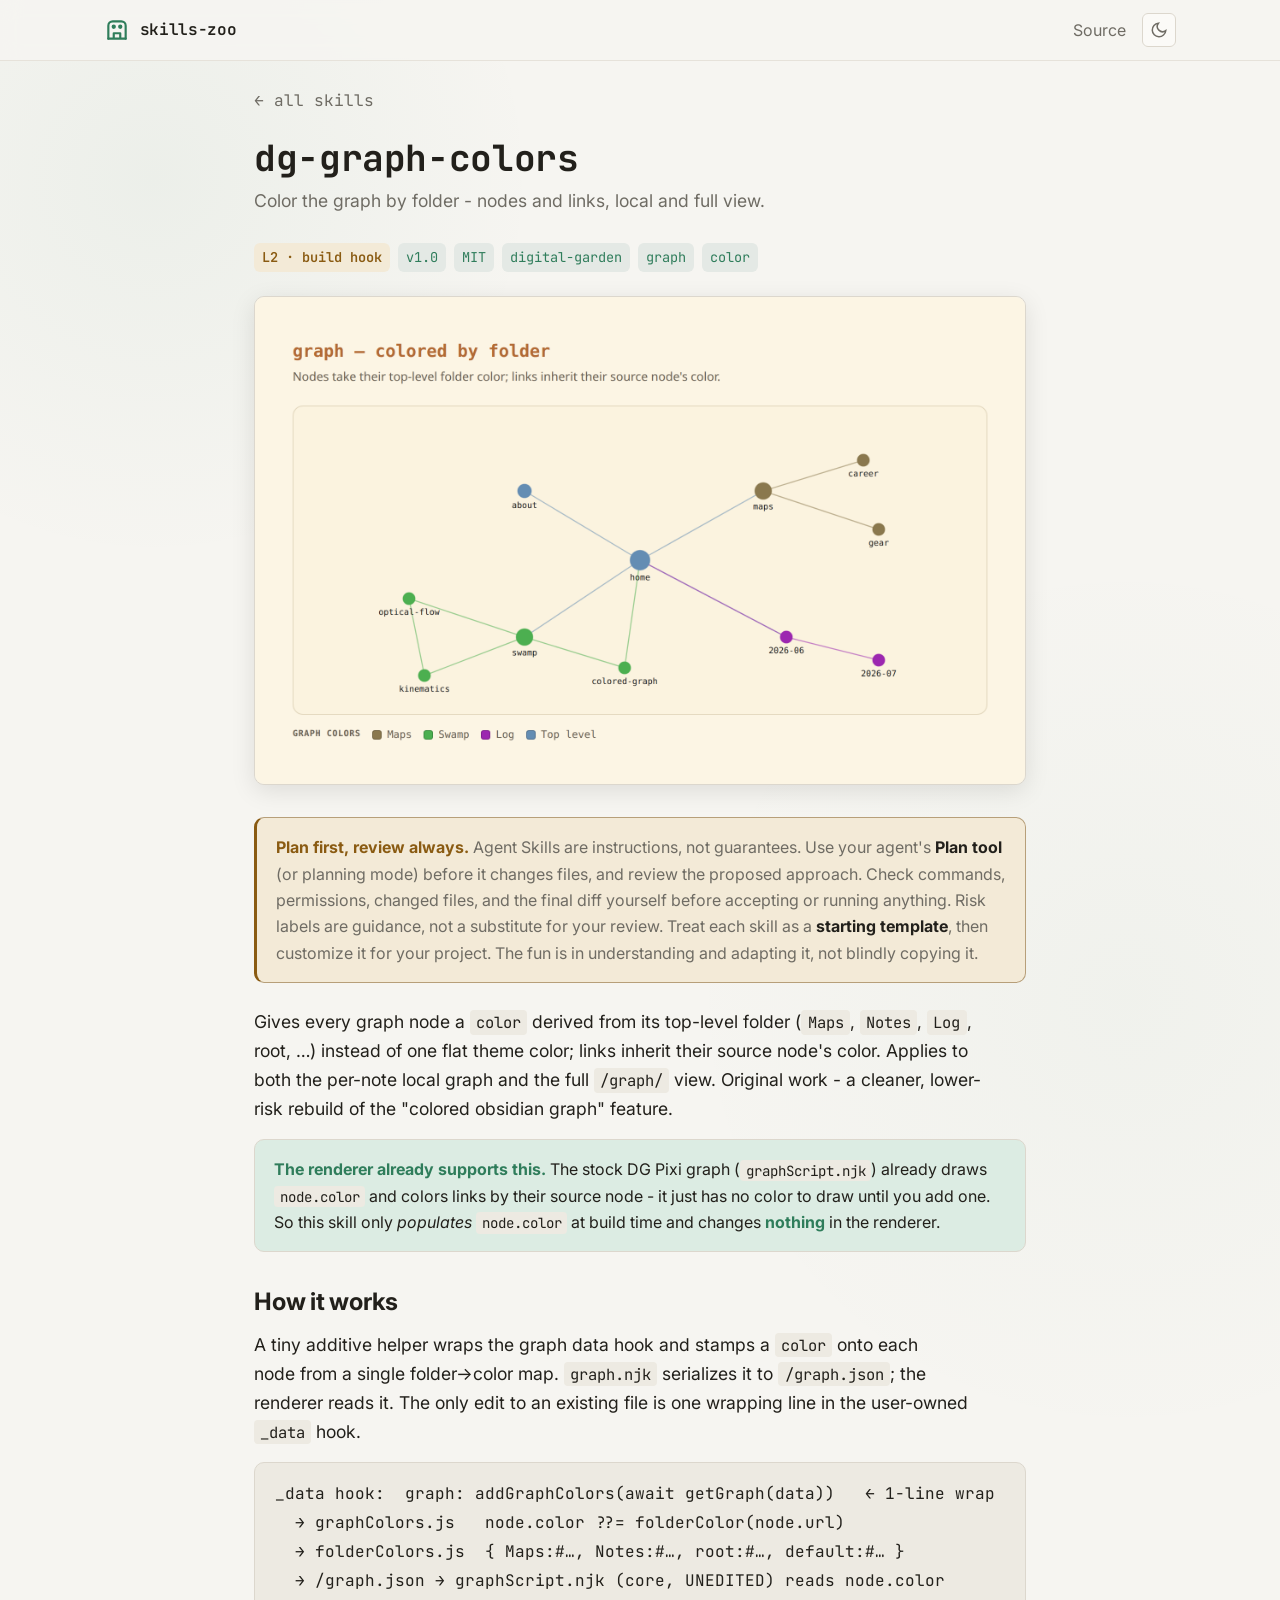
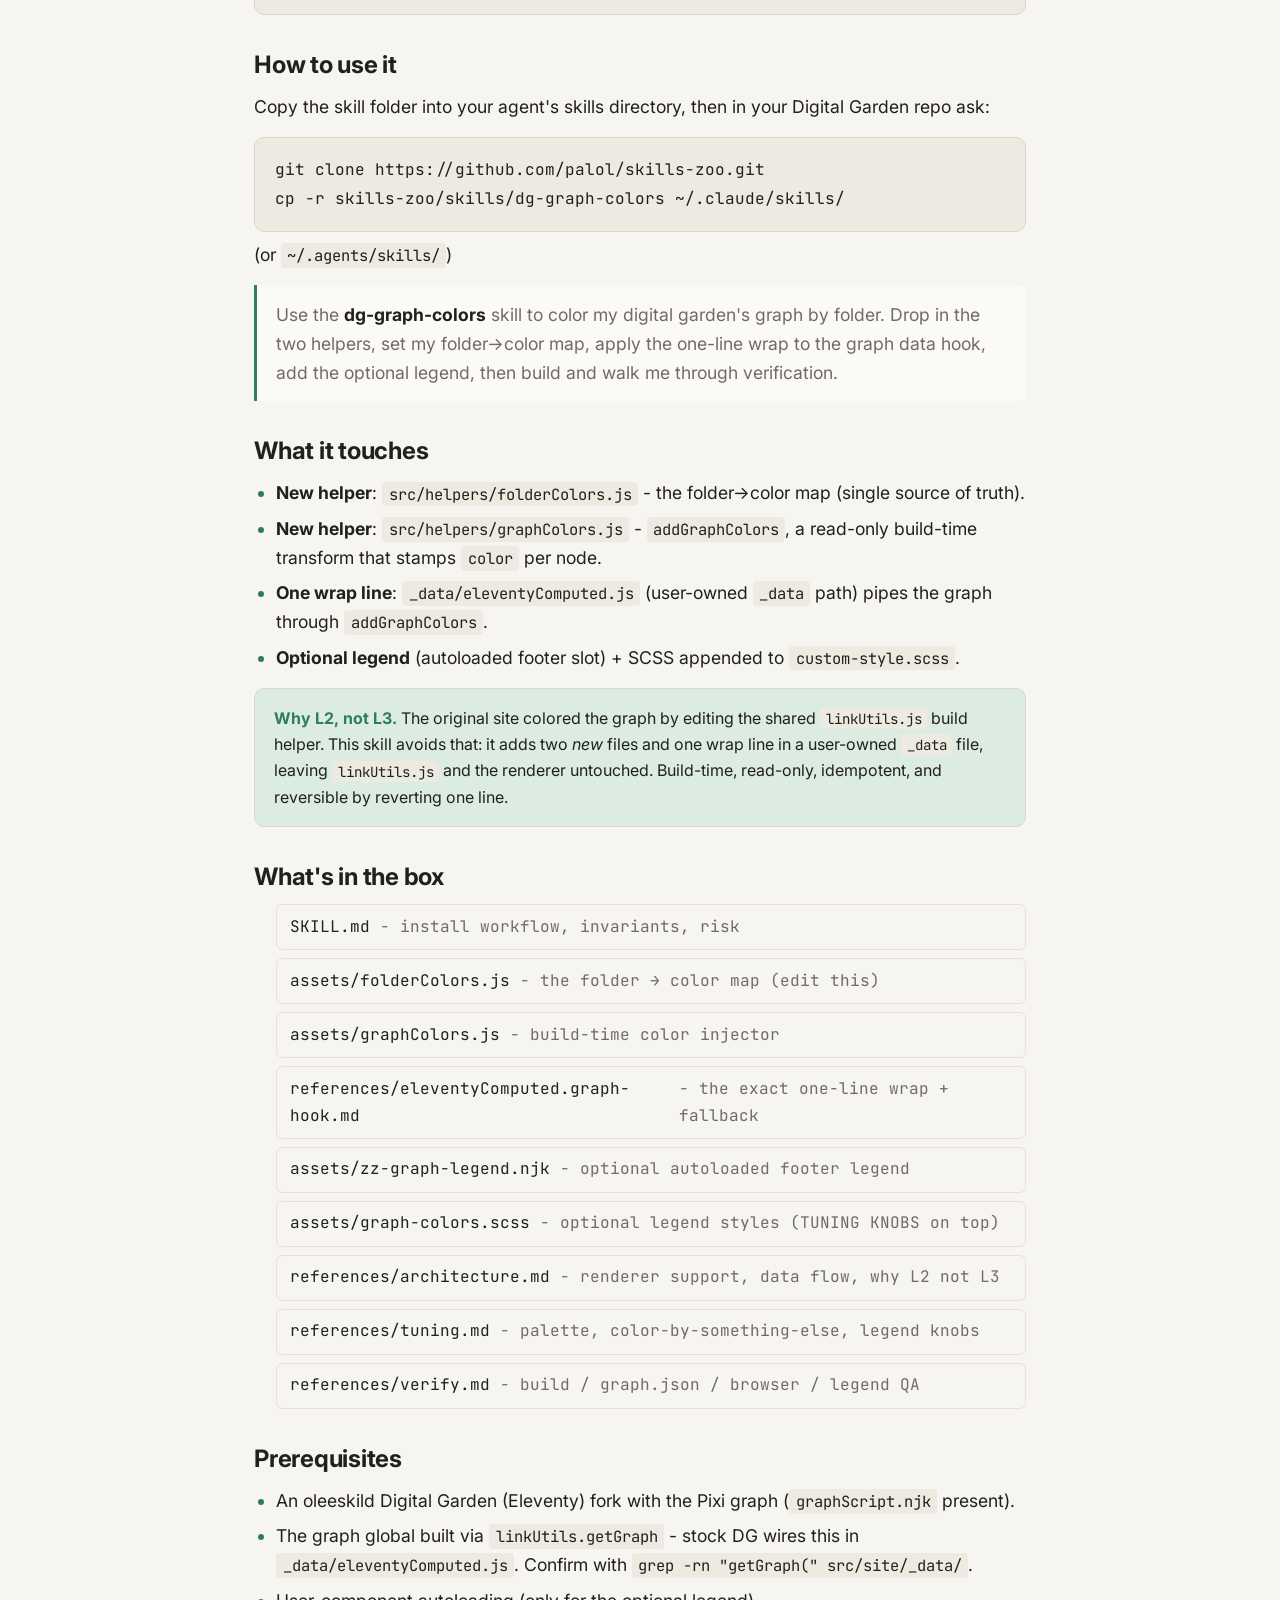
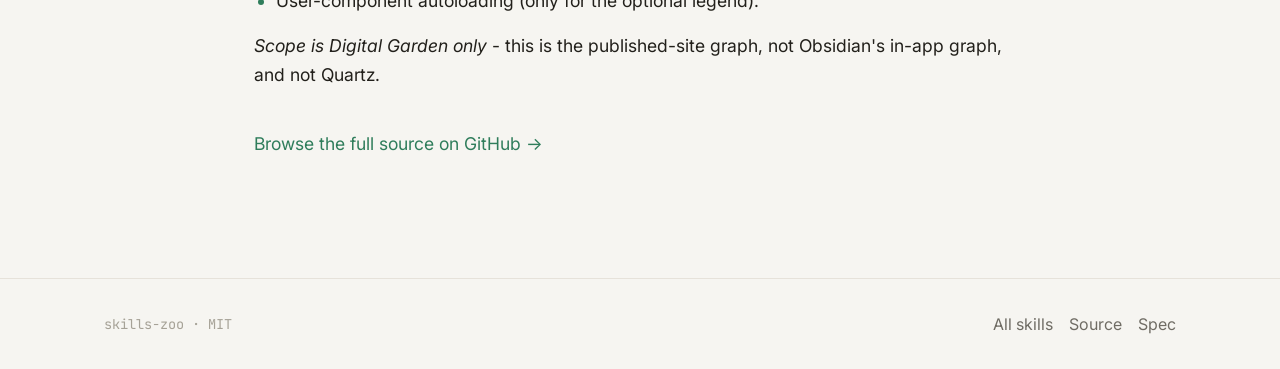
<file: docs/skills/dg-graph-colors/index.html>
<!doctype html>
<html lang="en" data-theme="dark">
<head>
<meta charset="utf-8">
<meta name="viewport" content="width=device-width, initial-scale=1">
<meta name="theme-color" content="#121311">
<title>dg-graph-colors - skills-zoo</title>
<meta name="description" content="Color an Obsidian Digital Garden's graph nodes and links by top-level folder. The stock Pixi renderer already honors node.color - this populates it via a one-line wrap in the _data graph hook, plus an optional footer legend. No plugin-core edits.">
<link rel="preconnect" href="https://fonts.googleapis.com">
<link rel="preconnect" href="https://fonts.gstatic.com" crossorigin>
<link href="https://fonts.googleapis.com/css2?family=Inter:wght@400;500;600&family=JetBrains+Mono:wght@400;500;600&display=swap" rel="stylesheet">
<link rel="stylesheet" href="../../style.css">
<script src="../../theme.js"></script>
<link rel="icon" href="data:image/svg+xml,%3Csvg xmlns='http://www.w3.org/2000/svg' viewBox='0 0 24 24' fill='none' stroke='%236cc79a' stroke-width='2'%3E%3Ccircle cx='6' cy='6' r='2.5'/%3E%3Ccircle cx='18' cy='7' r='2.5'/%3E%3Ccircle cx='12' cy='18' r='2.5'/%3E%3Cpath d='M8 7.5l7.5 .5M7.5 8l3.5 8M16.5 9l-3.5 7'/%3E%3C/svg%3E">
<meta property="og:type" content="article">
<meta property="og:title" content="dg-graph-colors - skills-zoo">
<meta property="og:description" content="Color an Obsidian Digital Garden's graph nodes and links by top-level folder. The stock Pixi renderer already honors node.color - this populates it via a one-line wrap in the _data graph hook, plus an optional footer legend. No plugin-core edits.">
<meta property="og:image" content="https://palol.github.io/skills-zoo/skills/dg-graph-colors/preview-dark.png">
<meta property="og:url" content="https://palol.github.io/skills-zoo/skills/dg-graph-colors/">
<meta name="twitter:card" content="summary_large_image">
<meta name="twitter:image" content="https://palol.github.io/skills-zoo/skills/dg-graph-colors/preview-dark.png">
</head>
<body>

<a class="skip-link" href="#main">Skip to content</a>

<header class="site-header">
  <div class="wrap">
    <a class="brand" href="../../">
      <svg viewBox="0 0 24 24" fill="none" stroke="currentColor" stroke-width="2" stroke-linecap="round" stroke-linejoin="round" aria-hidden="true">
        <path d="M4 20V8a4 4 0 0 1 4-4h8a4 4 0 0 1 4 4v12"/>
        <path d="M4 20h16M9 20v-5h6v5"/>
        <circle cx="9" cy="9" r="1"/><circle cx="15" cy="9" r="1"/>
      </svg>
      <span class="brand-name">skills-zoo</span>
    </a>
    <span class="header-spacer"></span>
    <a class="header-link" href="https://github.com/palol/skills-zoo/tree/main/skills/dg-graph-colors">Source</a>
    <button class="theme-toggle" data-theme-toggle aria-label="Toggle theme"></button>
  </div>
</header>

<main id="main" class="wrap prose">

  <a class="backlink" href="../../">← all skills</a>

  <h1>dg-graph-colors</h1>
  <p class="sub">Color the graph by folder - nodes and links, local and full view.</p>

  <div class="meta-row">
    <span class="risk-pill risk-pill--l2">L2 · build hook</span>
    <span class="tag">v1.0</span>
    <span class="tag">MIT</span>
    <span class="tag">digital-garden</span>
    <span class="tag">graph</span>
    <span class="tag">color</span>
  </div>

  
  <img class="skill-shot skill-shot--dark" src="./preview-dark.png" alt="dg-graph-colors example screenshot" loading="lazy" width="900" height="560">
  <img class="skill-shot skill-shot--light" src="./preview-light.png" alt="dg-graph-colors example screenshot" loading="lazy" width="900" height="560">

  <aside class="responsibility-note" aria-label="Responsible use">
    <strong class="note-title">Plan first, review always.</strong>
    Agent Skills are instructions, not guarantees. Use your agent&apos;s <strong>Plan tool</strong> (or planning mode) before it changes files, and review the proposed approach. Check commands, permissions, changed files, and the final diff yourself before accepting or running anything. Risk labels are guidance, not a substitute for your review. Treat each skill as a <strong>starting template</strong>, then customize it for your project. The fun is in understanding and adapting it, not blindly copying it.
  </aside>
<p>Gives every graph node a <code>color</code> derived from its top-level folder (<code>Maps</code>, <code>Notes</code>, <code>Log</code>, root, …) instead of one flat theme color; links inherit their source node's color. Applies to both the per-note local graph and the full <code>/graph/</code> view. Original work - a cleaner, lower-risk rebuild of the "colored obsidian graph" feature.</p>

  <div class="callout">
    <strong>The renderer already supports this.</strong> The stock DG Pixi graph (<code>graphScript.njk</code>) already draws <code>node.color</code> and colors links by their source node - it just has no color to draw until you add one. So this skill only <em>populates</em> <code>node.color</code> at build time and changes <strong>nothing</strong> in the renderer.
  </div>

  <h2>How it works</h2>
  <p>A tiny additive helper wraps the graph data hook and stamps a <code>color</code> onto each node from a single folder→color map. <code>graph.njk</code> serializes it to <code>/graph.json</code>; the renderer reads it. The only edit to an existing file is one wrapping line in the user-owned <code>_data</code> hook.</p>
  <pre><code>_data hook:  graph: addGraphColors(await getGraph(data))   ← 1-line wrap
  → graphColors.js   node.color ??= folderColor(node.url)
  → folderColors.js  { Maps:#…, Notes:#…, root:#…, default:#… }
  → /graph.json → graphScript.njk (core, UNEDITED) reads node.color</code></pre>

  <h2>How to use it</h2>
  <p>Copy the skill folder into your agent's skills directory, then in your Digital Garden repo ask:</p>
  <pre><code>git clone https://github.com/palol/skills-zoo.git
cp -r skills-zoo/skills/dg-graph-colors ~/.claude/skills/</code></pre>
  <p class="aside-note">(or <code>~/.agents/skills/</code>)</p>
  <blockquote><p>Use the <strong>dg-graph-colors</strong> skill to color my digital garden's graph by folder. Drop in the two helpers, set my folder→color map, apply the one-line wrap to the graph data hook, add the optional legend, then build and walk me through verification.</p></blockquote>

  <h2>What it touches</h2>
  <ul>
    <li><strong>New helper</strong>: <code>src/helpers/folderColors.js</code> - the folder→color map (single source of truth).</li>
    <li><strong>New helper</strong>: <code>src/helpers/graphColors.js</code> - <code>addGraphColors</code>, a read-only build-time transform that stamps <code>color</code> per node.</li>
    <li><strong>One wrap line</strong>: <code>_data/eleventyComputed.js</code> (user-owned <code>_data</code> path) pipes the graph through <code>addGraphColors</code>.</li>
    <li><strong>Optional legend</strong> (autoloaded footer slot) + SCSS appended to <code>custom-style.scss</code>.</li>
  </ul>

  <div class="callout">
    <strong>Why L2, not L3.</strong> The original site colored the graph by editing the shared <code>linkUtils.js</code> build helper. This skill avoids that: it adds two <em>new</em> files and one wrap line in a user-owned <code>_data</code> file, leaving <code>linkUtils.js</code> and the renderer untouched. Build-time, read-only, idempotent, and reversible by reverting one line.
  </div>

  <h2>What's in the box</h2>
  <ul class="filelist" role="list">
    <li><span class="fname">SKILL.md</span> - install workflow, invariants, risk</li>
    <li><span class="fname">assets/folderColors.js</span> - the folder → color map (edit this)</li>
    <li><span class="fname">assets/graphColors.js</span> - build-time color injector</li>
    <li><span class="fname">references/eleventyComputed.graph-hook.md</span> - the exact one-line wrap + fallback</li>
    <li><span class="fname">assets/zz-graph-legend.njk</span> - optional autoloaded footer legend</li>
    <li><span class="fname">assets/graph-colors.scss</span> - optional legend styles (TUNING KNOBS on top)</li>
    <li><span class="fname">references/architecture.md</span> - renderer support, data flow, why L2 not L3</li>
    <li><span class="fname">references/tuning.md</span> - palette, color-by-something-else, legend knobs</li>
    <li><span class="fname">references/verify.md</span> - build / graph.json / browser / legend QA</li>
  </ul>

  <h2>Prerequisites</h2>
  <ul>
    <li>An oleeskild Digital Garden (Eleventy) fork with the Pixi graph (<code>graphScript.njk</code> present).</li>
    <li>The graph global built via <code>linkUtils.getGraph</code> - stock DG wires this in <code>_data/eleventyComputed.js</code>. Confirm with <code>grep -rn "getGraph(" src/site/_data/</code>.</li>
    <li>User-component autoloading (only for the optional legend).</li>
  </ul>
  <p><em>Scope is Digital Garden only</em> - this is the published-site graph, not Obsidian's in-app graph, and not Quartz.</p>

  <p class="source-cta">
    <a href="https://github.com/palol/skills-zoo/tree/main/skills/dg-graph-colors">Browse the full source on GitHub →</a>
  </p>

</main>

<footer class="site-footer">
  <div class="wrap">
    <span class="foot-mono">skills-zoo · MIT</span>
    <span class="header-spacer"></span>
    <a href="../../">All skills</a>
    <a href="https://github.com/palol/skills-zoo">Source</a>
    <a href="https://agentskills.io">Spec</a>
  </div>
</footer>

</body>
</html>
</file>
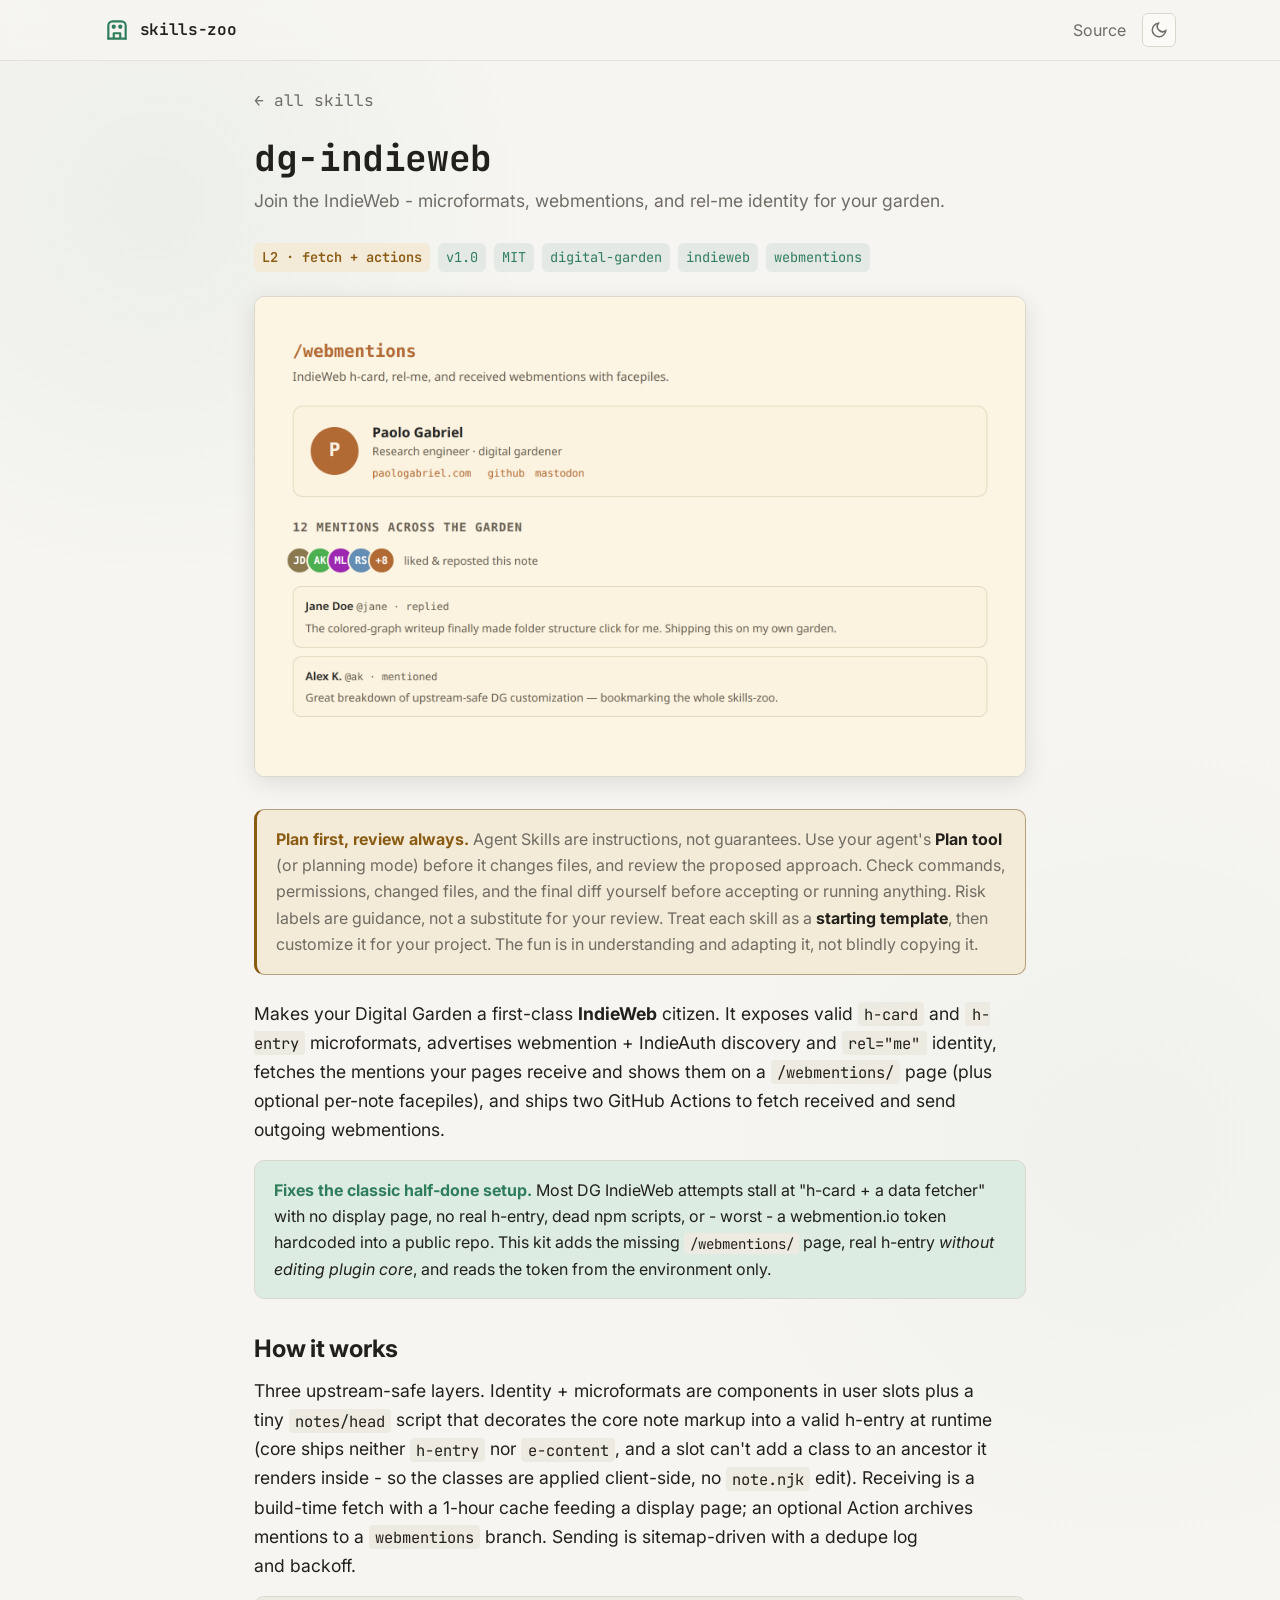
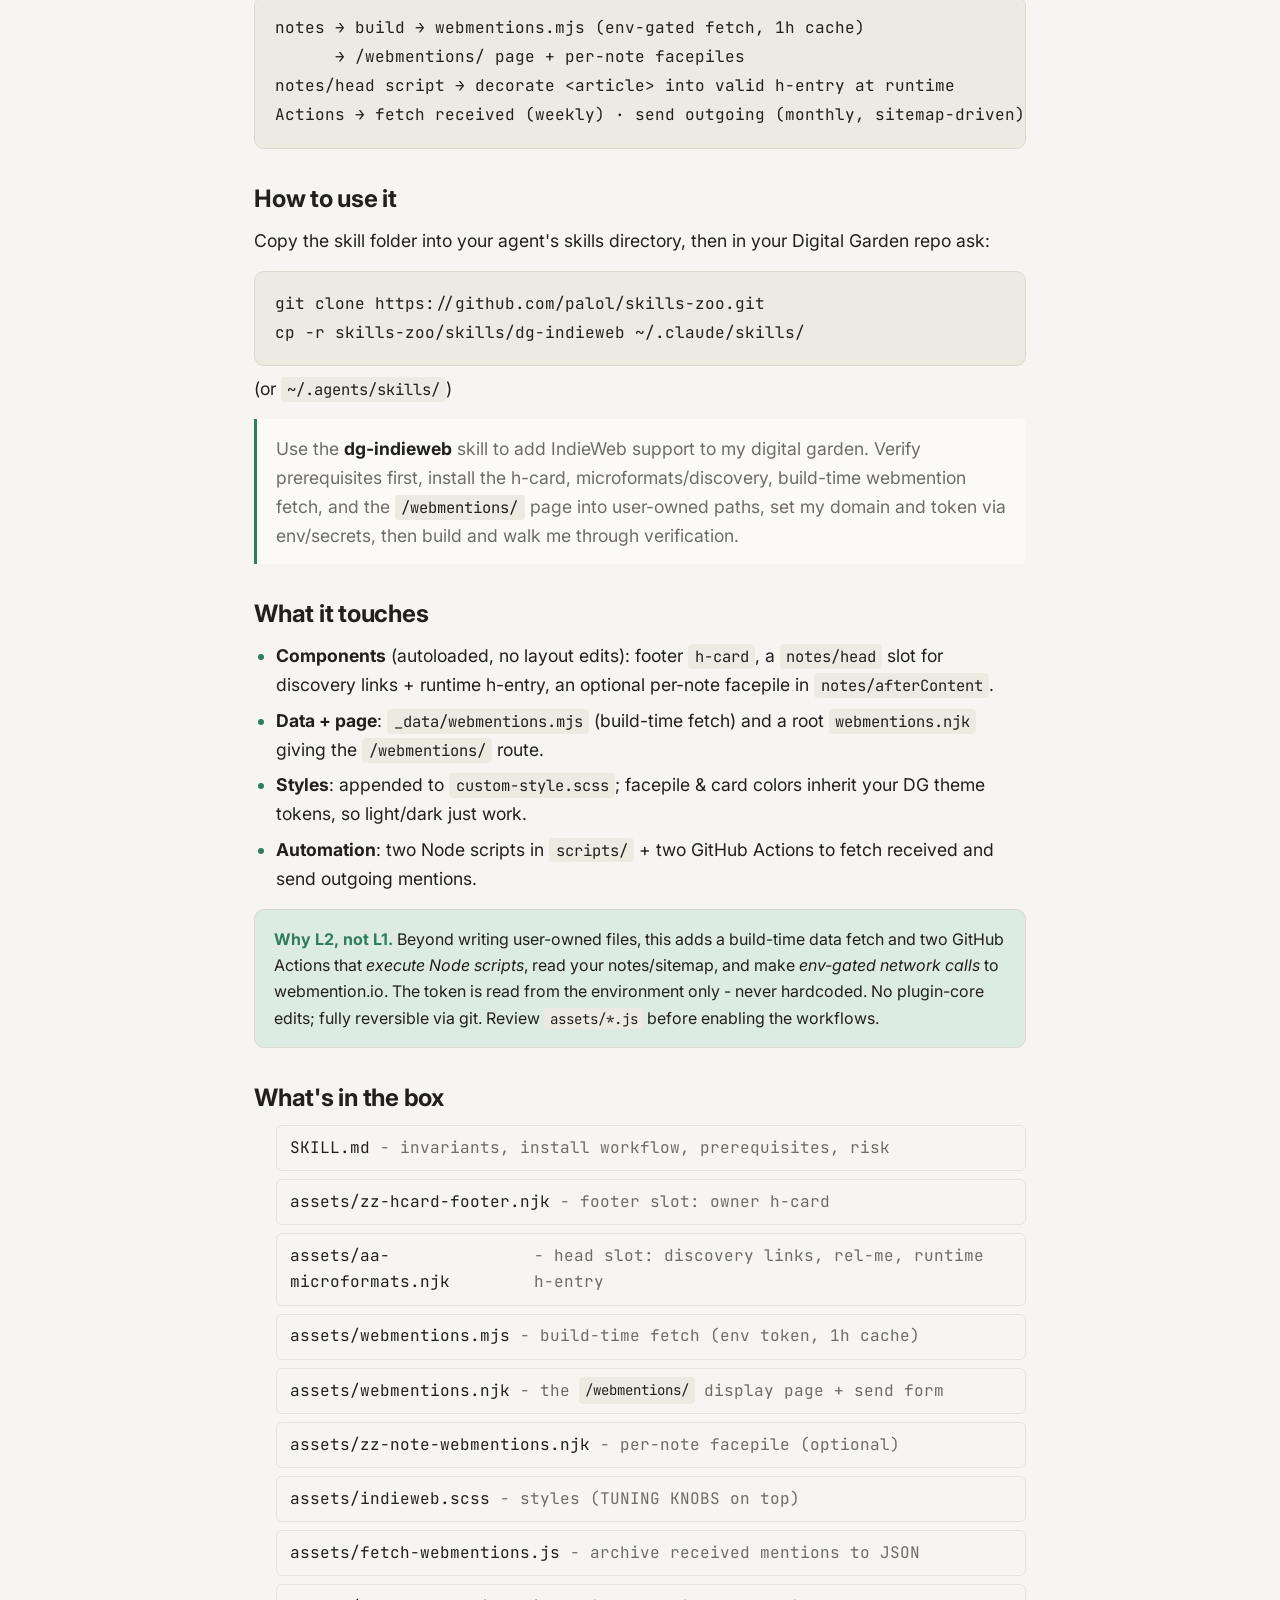
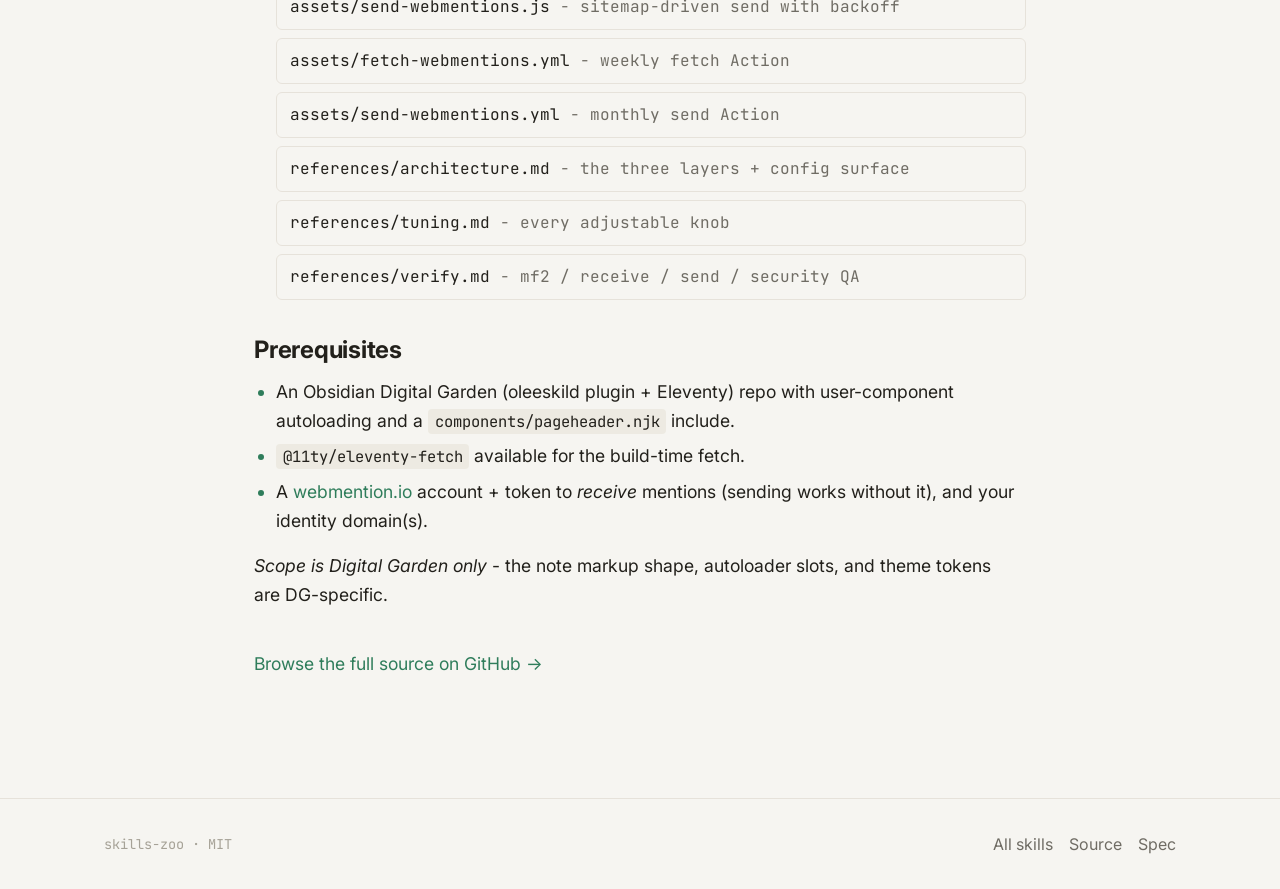
<file: docs/skills/dg-indieweb/index.html>
<!doctype html>
<html lang="en" data-theme="dark">
<head>
<meta charset="utf-8">
<meta name="viewport" content="width=device-width, initial-scale=1">
<meta name="theme-color" content="#121311">
<title>dg-indieweb - skills-zoo</title>
<meta name="description" content="Make an Obsidian Digital Garden a first-class IndieWeb citizen: h-card + runtime h-entry microformats, webmention discovery + rel-me, a build-time /webmentions/ display page, and GitHub Actions to fetch received and send outgoing mentions. Upstream-safe, no secrets in code.">
<link rel="preconnect" href="https://fonts.googleapis.com">
<link rel="preconnect" href="https://fonts.gstatic.com" crossorigin>
<link href="https://fonts.googleapis.com/css2?family=Inter:wght@400;500;600&family=JetBrains+Mono:wght@400;500;600&display=swap" rel="stylesheet">
<link rel="stylesheet" href="../../style.css">
<script src="../../theme.js"></script>
<link rel="icon" href="data:image/svg+xml,%3Csvg xmlns='http://www.w3.org/2000/svg' viewBox='0 0 24 24' fill='none' stroke='%236cc79a' stroke-width='2'%3E%3Ccircle cx='12' cy='12' r='2'/%3E%3Cpath d='M12 3a9 9 0 0 1 0 18M12 3a9 9 0 0 0 0 18'/%3E%3Cpath d='M3 12h18'/%3E%3C/svg%3E">
<meta property="og:type" content="article">
<meta property="og:title" content="dg-indieweb - skills-zoo">
<meta property="og:description" content="Make an Obsidian Digital Garden a first-class IndieWeb citizen: h-card + runtime h-entry microformats, webmention discovery + rel-me, a build-time /webmentions/ display page, and GitHub Actions to fetch received and send outgoing mentions. Upstream-safe, no secrets in code.">
<meta property="og:image" content="https://palol.github.io/skills-zoo/skills/dg-indieweb/preview-dark.png">
<meta property="og:url" content="https://palol.github.io/skills-zoo/skills/dg-indieweb/">
<meta name="twitter:card" content="summary_large_image">
<meta name="twitter:image" content="https://palol.github.io/skills-zoo/skills/dg-indieweb/preview-dark.png">
</head>
<body>

<a class="skip-link" href="#main">Skip to content</a>

<header class="site-header">
  <div class="wrap">
    <a class="brand" href="../../">
      <svg viewBox="0 0 24 24" fill="none" stroke="currentColor" stroke-width="2" stroke-linecap="round" stroke-linejoin="round" aria-hidden="true">
        <path d="M4 20V8a4 4 0 0 1 4-4h8a4 4 0 0 1 4 4v12"/>
        <path d="M4 20h16M9 20v-5h6v5"/>
        <circle cx="9" cy="9" r="1"/><circle cx="15" cy="9" r="1"/>
      </svg>
      <span class="brand-name">skills-zoo</span>
    </a>
    <span class="header-spacer"></span>
    <a class="header-link" href="https://github.com/palol/skills-zoo/tree/main/skills/dg-indieweb">Source</a>
    <button class="theme-toggle" data-theme-toggle aria-label="Toggle theme"></button>
  </div>
</header>

<main id="main" class="wrap prose">

  <a class="backlink" href="../../">← all skills</a>

  <h1>dg-indieweb</h1>
  <p class="sub">Join the IndieWeb - microformats, webmentions, and rel-me identity for your garden.</p>

  <div class="meta-row">
    <span class="risk-pill risk-pill--l2">L2 · fetch + actions</span>
    <span class="tag">v1.0</span>
    <span class="tag">MIT</span>
    <span class="tag">digital-garden</span>
    <span class="tag">indieweb</span>
    <span class="tag">webmentions</span>
  </div>

  
  <img class="skill-shot skill-shot--dark" src="./preview-dark.png" alt="dg-indieweb example screenshot" loading="lazy" width="900" height="560">
  <img class="skill-shot skill-shot--light" src="./preview-light.png" alt="dg-indieweb example screenshot" loading="lazy" width="900" height="560">

  <aside class="responsibility-note" aria-label="Responsible use">
    <strong class="note-title">Plan first, review always.</strong>
    Agent Skills are instructions, not guarantees. Use your agent&apos;s <strong>Plan tool</strong> (or planning mode) before it changes files, and review the proposed approach. Check commands, permissions, changed files, and the final diff yourself before accepting or running anything. Risk labels are guidance, not a substitute for your review. Treat each skill as a <strong>starting template</strong>, then customize it for your project. The fun is in understanding and adapting it, not blindly copying it.
  </aside>
<p>Makes your Digital Garden a first-class <a href="https://indieweb.org/"><strong>IndieWeb</strong></a> citizen. It exposes valid <code>h-card</code> and <code>h-entry</code> microformats, advertises webmention + IndieAuth discovery and <code>rel="me"</code> identity, fetches the mentions your pages receive and shows them on a <code>/webmentions/</code> page (plus optional per-note facepiles), and ships two GitHub Actions to fetch received and send outgoing webmentions.</p>

  <div class="callout">
    <strong>Fixes the classic half-done setup.</strong> Most DG IndieWeb attempts stall at "h-card + a data fetcher" with no display page, no real h-entry, dead npm scripts, or - worst - a webmention.io token hardcoded into a public repo. This kit adds the missing <code>/webmentions/</code> page, real h-entry <em>without editing plugin core</em>, and reads the token from the environment only.
  </div>

  <h2>How it works</h2>
  <p>Three upstream-safe layers. Identity + microformats are components in user slots plus a tiny <code>notes/head</code> script that decorates the core note markup into a valid h-entry at runtime (core ships neither <code>h-entry</code> nor <code>e-content</code>, and a slot can't add a class to an ancestor it renders inside - so the classes are applied client-side, no <code>note.njk</code> edit). Receiving is a build-time fetch with a 1-hour cache feeding a display page; an optional Action archives mentions to a <code>webmentions</code> branch. Sending is sitemap-driven with a dedupe log and backoff.</p>
  <pre><code>notes → build → webmentions.mjs (env-gated fetch, 1h cache)
      → /webmentions/ page + per-note facepiles
notes/head script → decorate &lt;article&gt; into valid h-entry at runtime
Actions → fetch received (weekly) · send outgoing (monthly, sitemap-driven)</code></pre>

  <h2>How to use it</h2>
  <p>Copy the skill folder into your agent's skills directory, then in your Digital Garden repo ask:</p>
  <pre><code>git clone https://github.com/palol/skills-zoo.git
cp -r skills-zoo/skills/dg-indieweb ~/.claude/skills/</code></pre>
  <p class="aside-note">(or <code>~/.agents/skills/</code>)</p>
  <blockquote><p>Use the <strong>dg-indieweb</strong> skill to add IndieWeb support to my digital garden. Verify prerequisites first, install the h-card, microformats/discovery, build-time webmention fetch, and the <code>/webmentions/</code> page into user-owned paths, set my domain and token via env/secrets, then build and walk me through verification.</p></blockquote>

  <h2>What it touches</h2>
  <ul>
    <li><strong>Components</strong> (autoloaded, no layout edits): footer <code>h-card</code>, a <code>notes/head</code> slot for discovery links + runtime h-entry, an optional per-note facepile in <code>notes/afterContent</code>.</li>
    <li><strong>Data + page</strong>: <code>_data/webmentions.mjs</code> (build-time fetch) and a root <code>webmentions.njk</code> giving the <code>/webmentions/</code> route.</li>
    <li><strong>Styles</strong>: appended to <code>custom-style.scss</code>; facepile &amp; card colors inherit your DG theme tokens, so light/dark just work.</li>
    <li><strong>Automation</strong>: two Node scripts in <code>scripts/</code> + two GitHub Actions to fetch received and send outgoing mentions.</li>
  </ul>

  <div class="callout">
    <strong>Why L2, not L1.</strong> Beyond writing user-owned files, this adds a build-time data fetch and two GitHub Actions that <em>execute Node scripts</em>, read your notes/sitemap, and make <em>env-gated network calls</em> to webmention.io. The token is read from the environment only - never hardcoded. No plugin-core edits; fully reversible via git. Review <code>assets/*.js</code> before enabling the workflows.
  </div>

  <h2>What's in the box</h2>
  <ul class="filelist" role="list">
    <li><span class="fname">SKILL.md</span> - invariants, install workflow, prerequisites, risk</li>
    <li><span class="fname">assets/zz-hcard-footer.njk</span> - footer slot: owner h-card</li>
    <li><span class="fname">assets/aa-microformats.njk</span> - head slot: discovery links, rel-me, runtime h-entry</li>
    <li><span class="fname">assets/webmentions.mjs</span> - build-time fetch (env token, 1h cache)</li>
    <li><span class="fname">assets/webmentions.njk</span> - the <code>/webmentions/</code> display page + send form</li>
    <li><span class="fname">assets/zz-note-webmentions.njk</span> - per-note facepile (optional)</li>
    <li><span class="fname">assets/indieweb.scss</span> - styles (TUNING KNOBS on top)</li>
    <li><span class="fname">assets/fetch-webmentions.js</span> - archive received mentions to JSON</li>
    <li><span class="fname">assets/send-webmentions.js</span> - sitemap-driven send with backoff</li>
    <li><span class="fname">assets/fetch-webmentions.yml</span> - weekly fetch Action</li>
    <li><span class="fname">assets/send-webmentions.yml</span> - monthly send Action</li>
    <li><span class="fname">references/architecture.md</span> - the three layers + config surface</li>
    <li><span class="fname">references/tuning.md</span> - every adjustable knob</li>
    <li><span class="fname">references/verify.md</span> - mf2 / receive / send / security QA</li>
  </ul>

  <h2>Prerequisites</h2>
  <ul>
    <li>An Obsidian Digital Garden (oleeskild plugin + Eleventy) repo with user-component autoloading and a <code>components/pageheader.njk</code> include.</li>
    <li><code>@11ty/eleventy-fetch</code> available for the build-time fetch.</li>
    <li>A <a href="https://webmention.io/">webmention.io</a> account + token to <em>receive</em> mentions (sending works without it), and your identity domain(s).</li>
  </ul>
  <p><em>Scope is Digital Garden only</em> - the note markup shape, autoloader slots, and theme tokens are DG-specific.</p>

  <p class="source-cta">
    <a href="https://github.com/palol/skills-zoo/tree/main/skills/dg-indieweb">Browse the full source on GitHub →</a>
  </p>

</main>

<footer class="site-footer">
  <div class="wrap">
    <span class="foot-mono">skills-zoo · MIT</span>
    <span class="header-spacer"></span>
    <a href="../../">All skills</a>
    <a href="https://github.com/palol/skills-zoo">Source</a>
    <a href="https://agentskills.io">Spec</a>
  </div>
</footer>

</body>
</html>
</file>
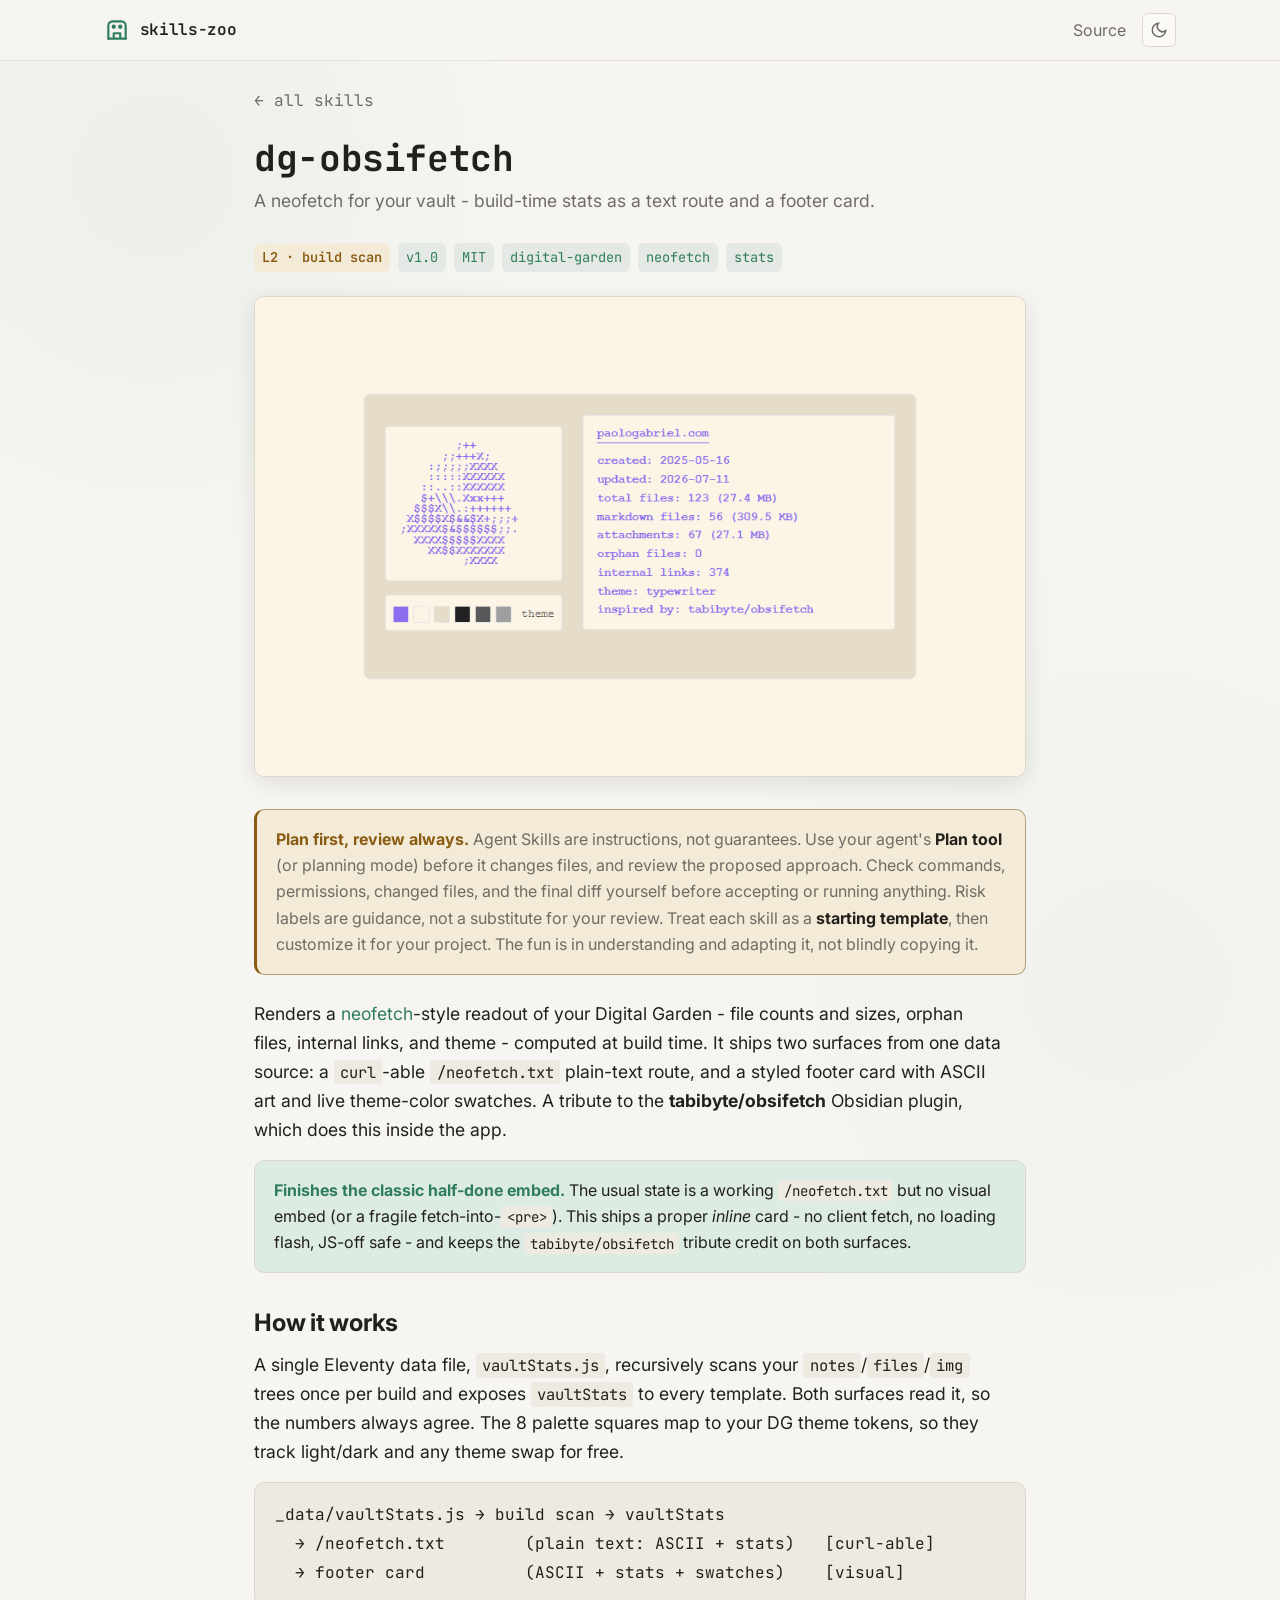
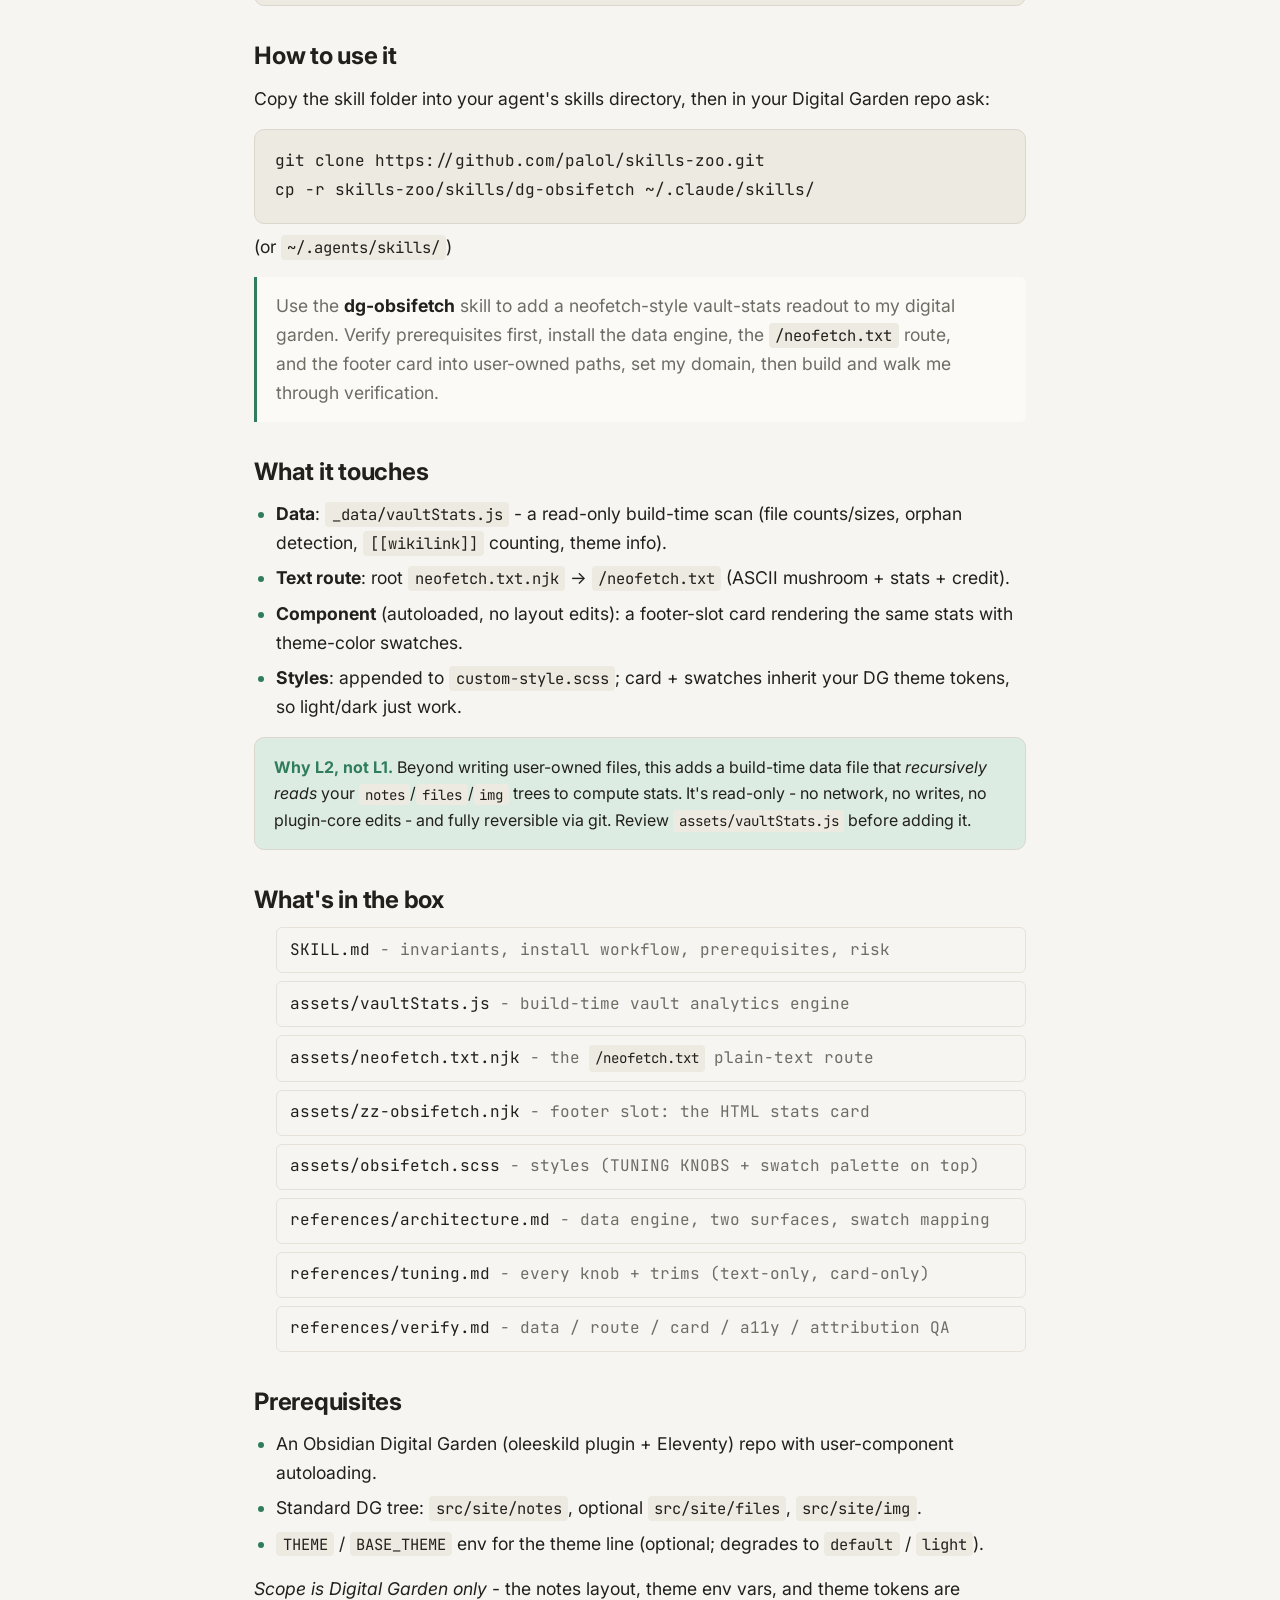
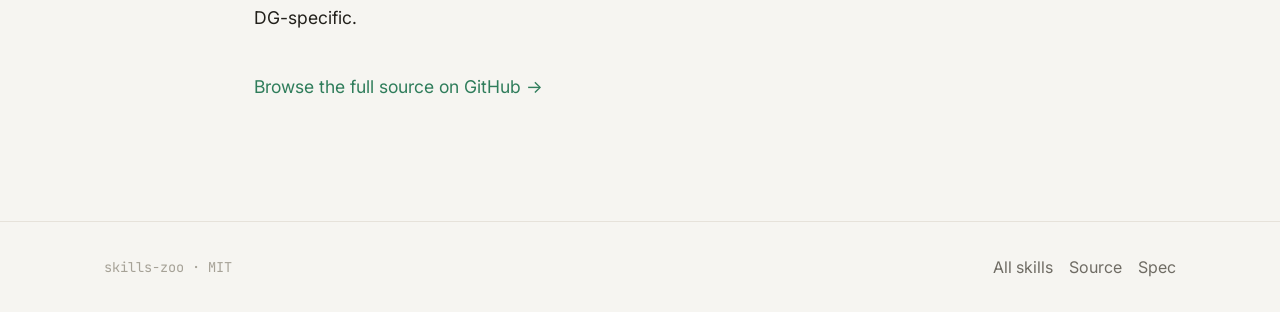
<file: docs/skills/dg-obsifetch/index.html>
<!doctype html>
<html lang="en" data-theme="dark">
<head>
<meta charset="utf-8">
<meta name="viewport" content="width=device-width, initial-scale=1">
<meta name="theme-color" content="#121311">
<title>dg-obsifetch - skills-zoo</title>
<meta name="description" content="A neofetch-style vault stats readout for an Obsidian Digital Garden - a tribute to tabibyte/obsifetch. Build-time analytics, a curl-able /neofetch.txt route, and a footer card with ASCII art and live theme-color swatches. Upstream-safe, read-only scan.">
<link rel="preconnect" href="https://fonts.googleapis.com">
<link rel="preconnect" href="https://fonts.gstatic.com" crossorigin>
<link href="https://fonts.googleapis.com/css2?family=Inter:wght@400;500;600&family=JetBrains+Mono:wght@400;500;600&display=swap" rel="stylesheet">
<link rel="stylesheet" href="../../style.css">
<script src="../../theme.js"></script>
<link rel="icon" href="data:image/svg+xml,%3Csvg xmlns='http://www.w3.org/2000/svg' viewBox='0 0 24 24' fill='none' stroke='%236cc79a' stroke-width='2'%3E%3Cpath d='M12 3C7 3 4 6 4 10c0 2 1 3 8 3s8-1 8-3c0-4-3-7-8-7z'/%3E%3Cpath d='M12 13v8M9 21h6'/%3E%3C/svg%3E">
<meta property="og:type" content="article">
<meta property="og:title" content="dg-obsifetch - skills-zoo">
<meta property="og:description" content="A neofetch-style vault stats readout for an Obsidian Digital Garden - a tribute to tabibyte/obsifetch. Build-time analytics, a curl-able /neofetch.txt route, and a footer card with ASCII art and live theme-color swatches. Upstream-safe, read-only scan.">
<meta property="og:image" content="https://palol.github.io/skills-zoo/skills/dg-obsifetch/preview-dark.png">
<meta property="og:url" content="https://palol.github.io/skills-zoo/skills/dg-obsifetch/">
<meta name="twitter:card" content="summary_large_image">
<meta name="twitter:image" content="https://palol.github.io/skills-zoo/skills/dg-obsifetch/preview-dark.png">
</head>
<body>

<a class="skip-link" href="#main">Skip to content</a>

<header class="site-header">
  <div class="wrap">
    <a class="brand" href="../../">
      <svg viewBox="0 0 24 24" fill="none" stroke="currentColor" stroke-width="2" stroke-linecap="round" stroke-linejoin="round" aria-hidden="true">
        <path d="M4 20V8a4 4 0 0 1 4-4h8a4 4 0 0 1 4 4v12"/>
        <path d="M4 20h16M9 20v-5h6v5"/>
        <circle cx="9" cy="9" r="1"/><circle cx="15" cy="9" r="1"/>
      </svg>
      <span class="brand-name">skills-zoo</span>
    </a>
    <span class="header-spacer"></span>
    <a class="header-link" href="https://github.com/palol/skills-zoo/tree/main/skills/dg-obsifetch">Source</a>
    <button class="theme-toggle" data-theme-toggle aria-label="Toggle theme"></button>
  </div>
</header>

<main id="main" class="wrap prose">

  <a class="backlink" href="../../">← all skills</a>

  <h1>dg-obsifetch</h1>
  <p class="sub">A neofetch for your vault - build-time stats as a text route and a footer card.</p>

  <div class="meta-row">
    <span class="risk-pill risk-pill--l2">L2 · build scan</span>
    <span class="tag">v1.0</span>
    <span class="tag">MIT</span>
    <span class="tag">digital-garden</span>
    <span class="tag">neofetch</span>
    <span class="tag">stats</span>
  </div>

  
  <img class="skill-shot skill-shot--dark" src="./preview-dark.png" alt="dg-obsifetch example screenshot" loading="lazy" width="900" height="560">
  <img class="skill-shot skill-shot--light" src="./preview-light.png" alt="dg-obsifetch example screenshot" loading="lazy" width="900" height="560">

  <aside class="responsibility-note" aria-label="Responsible use">
    <strong class="note-title">Plan first, review always.</strong>
    Agent Skills are instructions, not guarantees. Use your agent&apos;s <strong>Plan tool</strong> (or planning mode) before it changes files, and review the proposed approach. Check commands, permissions, changed files, and the final diff yourself before accepting or running anything. Risk labels are guidance, not a substitute for your review. Treat each skill as a <strong>starting template</strong>, then customize it for your project. The fun is in understanding and adapting it, not blindly copying it.
  </aside>
<p>Renders a <a href="https://github.com/dylanaraps/neofetch">neofetch</a>-style readout of your Digital Garden - file counts and sizes, orphan files, internal links, and theme - computed at build time. It ships two surfaces from one data source: a <code>curl</code>-able <code>/neofetch.txt</code> plain-text route, and a styled footer card with ASCII art and live theme-color swatches. A tribute to the <a href="https://github.com/tabibyte/obsifetch"><strong>tabibyte/obsifetch</strong></a> Obsidian plugin, which does this inside the app.</p>

  <div class="callout">
    <strong>Finishes the classic half-done embed.</strong> The usual state is a working <code>/neofetch.txt</code> but no visual embed (or a fragile fetch-into-<code>&lt;pre&gt;</code>). This ships a proper <em>inline</em> card - no client fetch, no loading flash, JS-off safe - and keeps the <code>tabibyte/obsifetch</code> tribute credit on both surfaces.
  </div>

  <h2>How it works</h2>
  <p>A single Eleventy data file, <code>vaultStats.js</code>, recursively scans your <code>notes</code>/<code>files</code>/<code>img</code> trees once per build and exposes <code>vaultStats</code> to every template. Both surfaces read it, so the numbers always agree. The 8 palette squares map to your DG theme tokens, so they track light/dark and any theme swap for free.</p>
  <pre><code>_data/vaultStats.js → build scan → vaultStats
  → /neofetch.txt        (plain text: ASCII + stats)   [curl-able]
  → footer card          (ASCII + stats + swatches)    [visual]</code></pre>

  <h2>How to use it</h2>
  <p>Copy the skill folder into your agent's skills directory, then in your Digital Garden repo ask:</p>
  <pre><code>git clone https://github.com/palol/skills-zoo.git
cp -r skills-zoo/skills/dg-obsifetch ~/.claude/skills/</code></pre>
  <p class="aside-note">(or <code>~/.agents/skills/</code>)</p>
  <blockquote><p>Use the <strong>dg-obsifetch</strong> skill to add a neofetch-style vault-stats readout to my digital garden. Verify prerequisites first, install the data engine, the <code>/neofetch.txt</code> route, and the footer card into user-owned paths, set my domain, then build and walk me through verification.</p></blockquote>

  <h2>What it touches</h2>
  <ul>
    <li><strong>Data</strong>: <code>_data/vaultStats.js</code> - a read-only build-time scan (file counts/sizes, orphan detection, <code>[[wikilink]]</code> counting, theme info).</li>
    <li><strong>Text route</strong>: root <code>neofetch.txt.njk</code> → <code>/neofetch.txt</code> (ASCII mushroom + stats + credit).</li>
    <li><strong>Component</strong> (autoloaded, no layout edits): a footer-slot card rendering the same stats with theme-color swatches.</li>
    <li><strong>Styles</strong>: appended to <code>custom-style.scss</code>; card + swatches inherit your DG theme tokens, so light/dark just work.</li>
  </ul>

  <div class="callout">
    <strong>Why L2, not L1.</strong> Beyond writing user-owned files, this adds a build-time data file that <em>recursively reads</em> your <code>notes</code>/<code>files</code>/<code>img</code> trees to compute stats. It's read-only - no network, no writes, no plugin-core edits - and fully reversible via git. Review <code>assets/vaultStats.js</code> before adding it.
  </div>

  <h2>What's in the box</h2>
  <ul class="filelist" role="list">
    <li><span class="fname">SKILL.md</span> - invariants, install workflow, prerequisites, risk</li>
    <li><span class="fname">assets/vaultStats.js</span> - build-time vault analytics engine</li>
    <li><span class="fname">assets/neofetch.txt.njk</span> - the <code>/neofetch.txt</code> plain-text route</li>
    <li><span class="fname">assets/zz-obsifetch.njk</span> - footer slot: the HTML stats card</li>
    <li><span class="fname">assets/obsifetch.scss</span> - styles (TUNING KNOBS + swatch palette on top)</li>
    <li><span class="fname">references/architecture.md</span> - data engine, two surfaces, swatch mapping</li>
    <li><span class="fname">references/tuning.md</span> - every knob + trims (text-only, card-only)</li>
    <li><span class="fname">references/verify.md</span> - data / route / card / a11y / attribution QA</li>
  </ul>

  <h2>Prerequisites</h2>
  <ul>
    <li>An Obsidian Digital Garden (oleeskild plugin + Eleventy) repo with user-component autoloading.</li>
    <li>Standard DG tree: <code>src/site/notes</code>, optional <code>src/site/files</code>, <code>src/site/img</code>.</li>
    <li><code>THEME</code> / <code>BASE_THEME</code> env for the theme line (optional; degrades to <code>default</code> / <code>light</code>).</li>
  </ul>
  <p><em>Scope is Digital Garden only</em> - the notes layout, theme env vars, and theme tokens are DG-specific.</p>

  <p class="source-cta">
    <a href="https://github.com/palol/skills-zoo/tree/main/skills/dg-obsifetch">Browse the full source on GitHub →</a>
  </p>

</main>

<footer class="site-footer">
  <div class="wrap">
    <span class="foot-mono">skills-zoo · MIT</span>
    <span class="header-spacer"></span>
    <a href="../../">All skills</a>
    <a href="https://github.com/palol/skills-zoo">Source</a>
    <a href="https://agentskills.io">Spec</a>
  </div>
</footer>

</body>
</html>
</file>
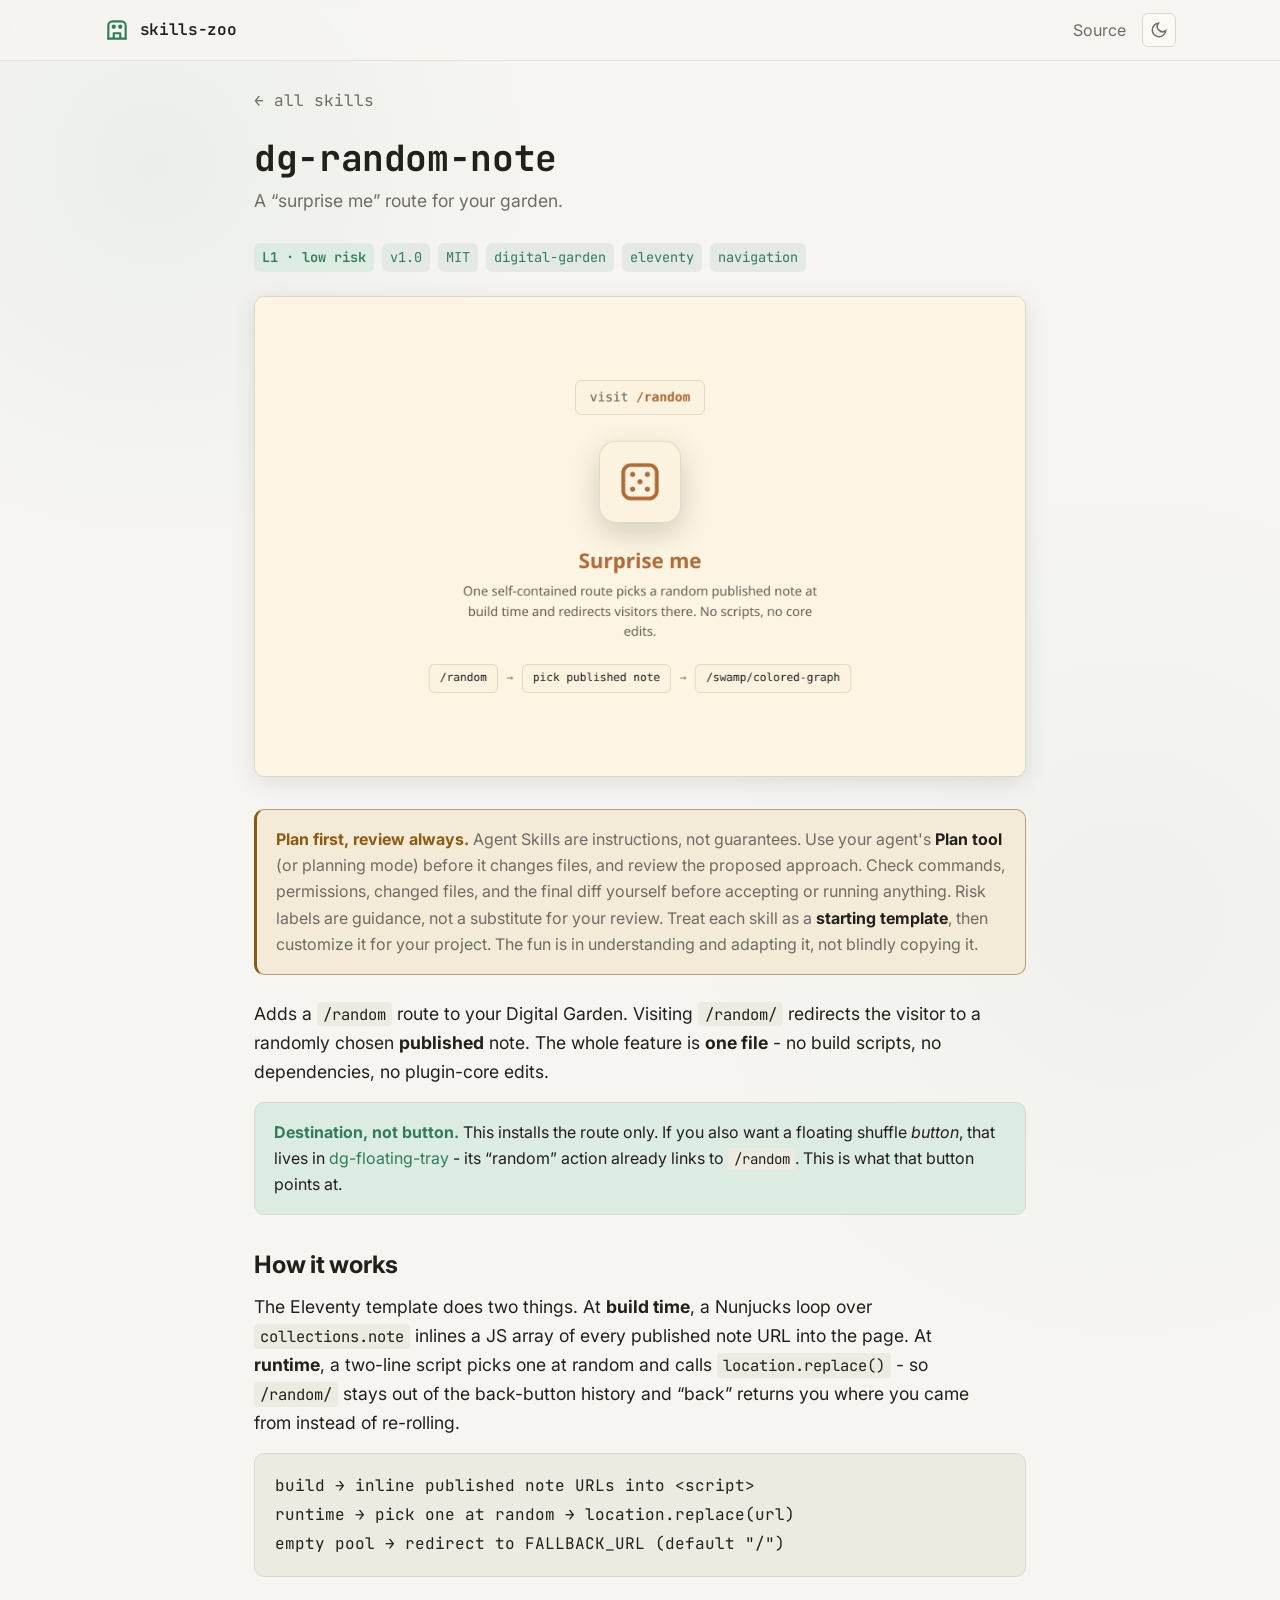
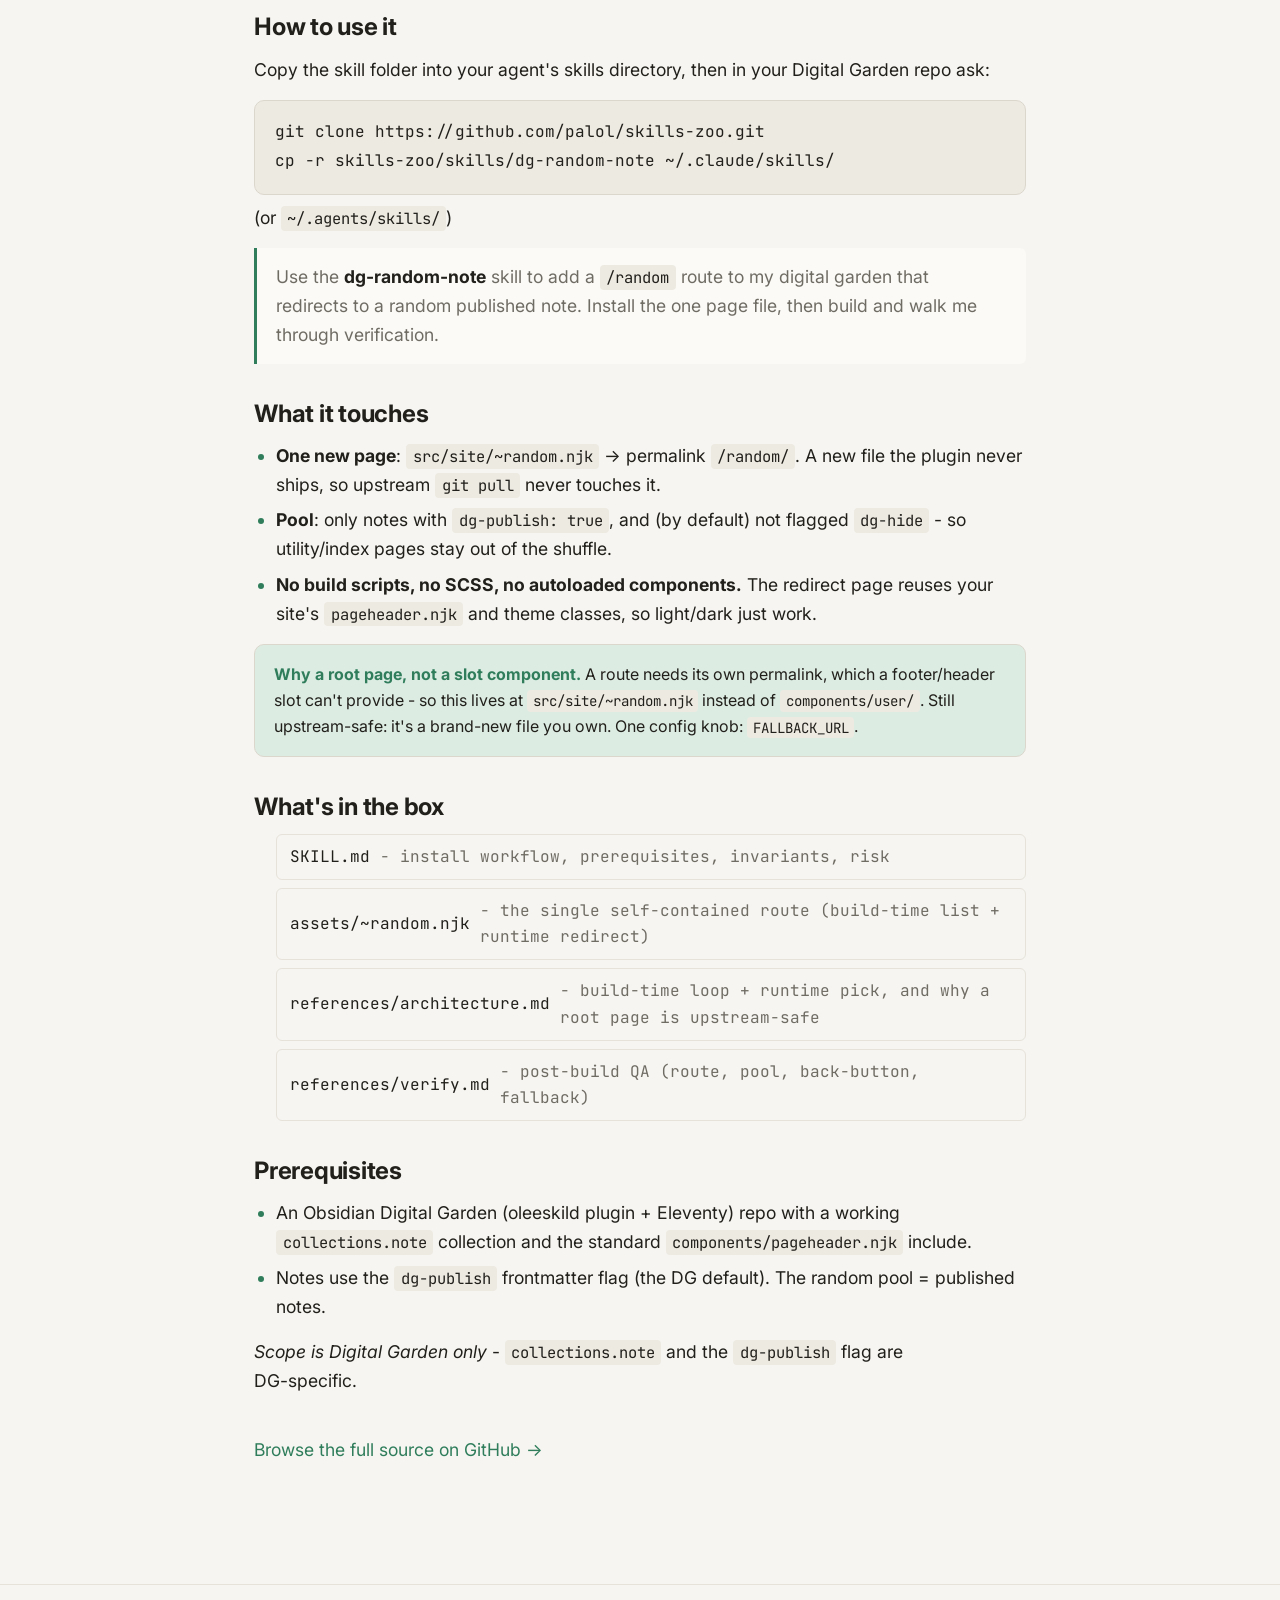
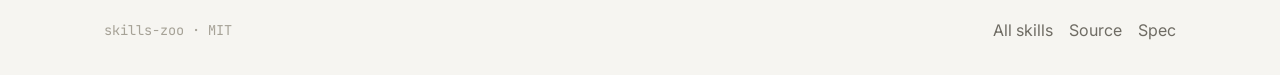
<file: docs/skills/dg-random-note/index.html>
<!doctype html>
<html lang="en" data-theme="dark">
<head>
<meta charset="utf-8">
<meta name="viewport" content="width=device-width, initial-scale=1">
<meta name="theme-color" content="#121311">
<title>dg-random-note - skills-zoo</title>
<meta name="description" content="Add a /random route to an Obsidian Digital Garden site that redirects visitors to a randomly chosen published note. One self-contained page, no build scripts, no core edits.">
<link rel="preconnect" href="https://fonts.googleapis.com">
<link rel="preconnect" href="https://fonts.gstatic.com" crossorigin>
<link href="https://fonts.googleapis.com/css2?family=Inter:wght@400;500;600&family=JetBrains+Mono:wght@400;500;600&display=swap" rel="stylesheet">
<link rel="stylesheet" href="../../style.css">
<script src="../../theme.js"></script>
<link rel="icon" href="data:image/svg+xml,%3Csvg xmlns='http://www.w3.org/2000/svg' viewBox='0 0 24 24' fill='none' stroke='%236cc79a' stroke-width='2' stroke-linecap='round' stroke-linejoin='round'%3E%3Crect x='3' y='3' width='18' height='18' rx='2'/%3E%3Cpath d='M16 3h5v5M4 20 21 3M21 16v5h-5M15 15l6 6M4 4l5 5'/%3E%3C/svg%3E">
<meta property="og:type" content="article">
<meta property="og:title" content="dg-random-note - skills-zoo">
<meta property="og:description" content="Add a /random route to an Obsidian Digital Garden site that redirects visitors to a randomly chosen published note. One self-contained page, no build scripts, no core edits.">
<meta property="og:image" content="https://palol.github.io/skills-zoo/skills/dg-random-note/preview-dark.png">
<meta property="og:url" content="https://palol.github.io/skills-zoo/skills/dg-random-note/">
<meta name="twitter:card" content="summary_large_image">
<meta name="twitter:image" content="https://palol.github.io/skills-zoo/skills/dg-random-note/preview-dark.png">
</head>
<body>

<a class="skip-link" href="#main">Skip to content</a>

<header class="site-header">
  <div class="wrap">
    <a class="brand" href="../../">
      <svg viewBox="0 0 24 24" fill="none" stroke="currentColor" stroke-width="2" stroke-linecap="round" stroke-linejoin="round" aria-hidden="true">
        <path d="M4 20V8a4 4 0 0 1 4-4h8a4 4 0 0 1 4 4v12"/>
        <path d="M4 20h16M9 20v-5h6v5"/>
        <circle cx="9" cy="9" r="1"/><circle cx="15" cy="9" r="1"/>
      </svg>
      <span class="brand-name">skills-zoo</span>
    </a>
    <span class="header-spacer"></span>
    <a class="header-link" href="https://github.com/palol/skills-zoo/tree/main/skills/dg-random-note">Source</a>
    <button class="theme-toggle" data-theme-toggle aria-label="Toggle theme"></button>
  </div>
</header>

<main id="main" class="wrap prose">

  <a class="backlink" href="../../">← all skills</a>

  <h1>dg-random-note</h1>
  <p class="sub">A &ldquo;surprise me&rdquo; route for your garden.</p>

  <div class="meta-row">
    <span class="risk-pill">L1 · low risk</span>
    <span class="tag">v1.0</span>
    <span class="tag">MIT</span>
    <span class="tag">digital-garden</span>
    <span class="tag">eleventy</span>
    <span class="tag">navigation</span>
  </div>

  
  <img class="skill-shot skill-shot--dark" src="./preview-dark.png" alt="dg-random-note example screenshot" loading="lazy" width="900" height="560">
  <img class="skill-shot skill-shot--light" src="./preview-light.png" alt="dg-random-note example screenshot" loading="lazy" width="900" height="560">

  <aside class="responsibility-note" aria-label="Responsible use">
    <strong class="note-title">Plan first, review always.</strong>
    Agent Skills are instructions, not guarantees. Use your agent&apos;s <strong>Plan tool</strong> (or planning mode) before it changes files, and review the proposed approach. Check commands, permissions, changed files, and the final diff yourself before accepting or running anything. Risk labels are guidance, not a substitute for your review. Treat each skill as a <strong>starting template</strong>, then customize it for your project. The fun is in understanding and adapting it, not blindly copying it.
  </aside>
<p>Adds a <code>/random</code> route to your Digital Garden. Visiting <code>/random/</code> redirects the visitor to a randomly chosen <strong>published</strong> note. The whole feature is <strong>one file</strong> - no build scripts, no dependencies, no plugin-core edits.</p>

  <div class="callout">
    <strong>Destination, not button.</strong> This installs the route only. If you also want a floating shuffle <em>button</em>, that lives in <a href="../dg-floating-tray/">dg-floating-tray</a> - its &ldquo;random&rdquo; action already links to <code>/random</code>. This is what that button points at.
  </div>

  <h2>How it works</h2>
  <p>The Eleventy template does two things. At <strong>build time</strong>, a Nunjucks loop over <code>collections.note</code> inlines a JS array of every published note URL into the page. At <strong>runtime</strong>, a two-line script picks one at random and calls <code>location.replace()</code> - so <code>/random/</code> stays out of the back-button history and &ldquo;back&rdquo; returns you where you came from instead of re-rolling.</p>
  <pre><code>build → inline published note URLs into &lt;script&gt;
runtime → pick one at random → location.replace(url)
empty pool → redirect to FALLBACK_URL (default "/")</code></pre>

  <h2>How to use it</h2>
  <p>Copy the skill folder into your agent's skills directory, then in your Digital Garden repo ask:</p>
  <pre><code>git clone https://github.com/palol/skills-zoo.git
cp -r skills-zoo/skills/dg-random-note ~/.claude/skills/</code></pre>
  <p class="aside-note">(or <code>~/.agents/skills/</code>)</p>
  <blockquote><p>Use the <strong>dg-random-note</strong> skill to add a <code>/random</code> route to my digital garden that redirects to a random published note. Install the one page file, then build and walk me through verification.</p></blockquote>

  <h2>What it touches</h2>
  <ul>
    <li><strong>One new page</strong>: <code>src/site/~random.njk</code> → permalink <code>/random/</code>. A new file the plugin never ships, so upstream <code>git pull</code> never touches it.</li>
    <li><strong>Pool</strong>: only notes with <code>dg-publish: true</code>, and (by default) not flagged <code>dg-hide</code> - so utility/index pages stay out of the shuffle.</li>
    <li><strong>No build scripts, no SCSS, no autoloaded components.</strong> The redirect page reuses your site's <code>pageheader.njk</code> and theme classes, so light/dark just work.</li>
  </ul>

  <div class="callout">
    <strong>Why a root page, not a slot component.</strong> A route needs its own permalink, which a footer/header slot can't provide - so this lives at <code>src/site/~random.njk</code> instead of <code>components/user/</code>. Still upstream-safe: it's a brand-new file you own. One config knob: <code>FALLBACK_URL</code>.
  </div>

  <h2>What's in the box</h2>
  <ul class="filelist" role="list">
    <li><span class="fname">SKILL.md</span> - install workflow, prerequisites, invariants, risk</li>
    <li><span class="fname">assets/~random.njk</span> - the single self-contained route (build-time list + runtime redirect)</li>
    <li><span class="fname">references/architecture.md</span> - build-time loop + runtime pick, and why a root page is upstream-safe</li>
    <li><span class="fname">references/verify.md</span> - post-build QA (route, pool, back-button, fallback)</li>
  </ul>

  <h2>Prerequisites</h2>
  <ul>
    <li>An Obsidian Digital Garden (oleeskild plugin + Eleventy) repo with a working <code>collections.note</code> collection and the standard <code>components/pageheader.njk</code> include.</li>
    <li>Notes use the <code>dg-publish</code> frontmatter flag (the DG default). The random pool = published notes.</li>
  </ul>
  <p><em>Scope is Digital Garden only</em> - <code>collections.note</code> and the <code>dg-publish</code> flag are DG-specific.</p>

  <p class="source-cta">
    <a href="https://github.com/palol/skills-zoo/tree/main/skills/dg-random-note">Browse the full source on GitHub →</a>
  </p>

</main>

<footer class="site-footer">
  <div class="wrap">
    <span class="foot-mono">skills-zoo · MIT</span>
    <span class="header-spacer"></span>
    <a href="../../">All skills</a>
    <a href="https://github.com/palol/skills-zoo">Source</a>
    <a href="https://agentskills.io">Spec</a>
  </div>
</footer>

</body>
</html>
</file>
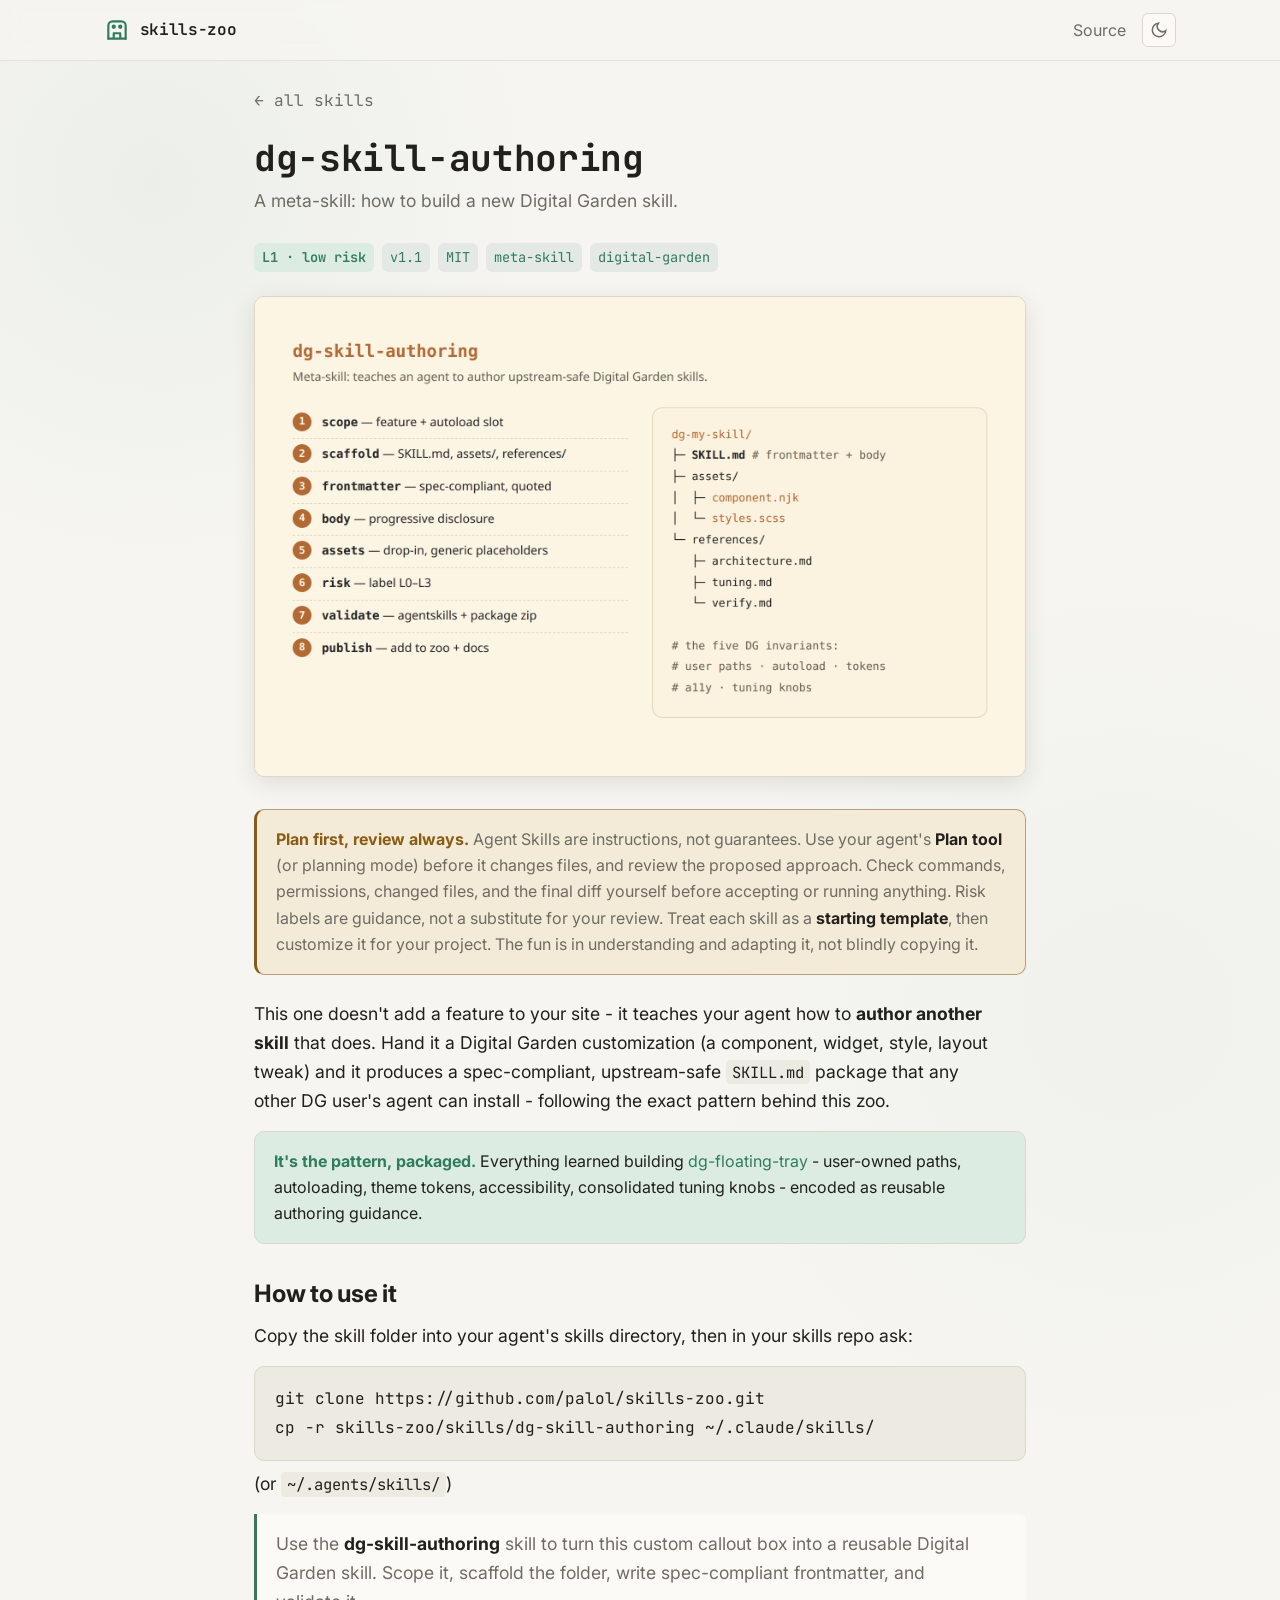
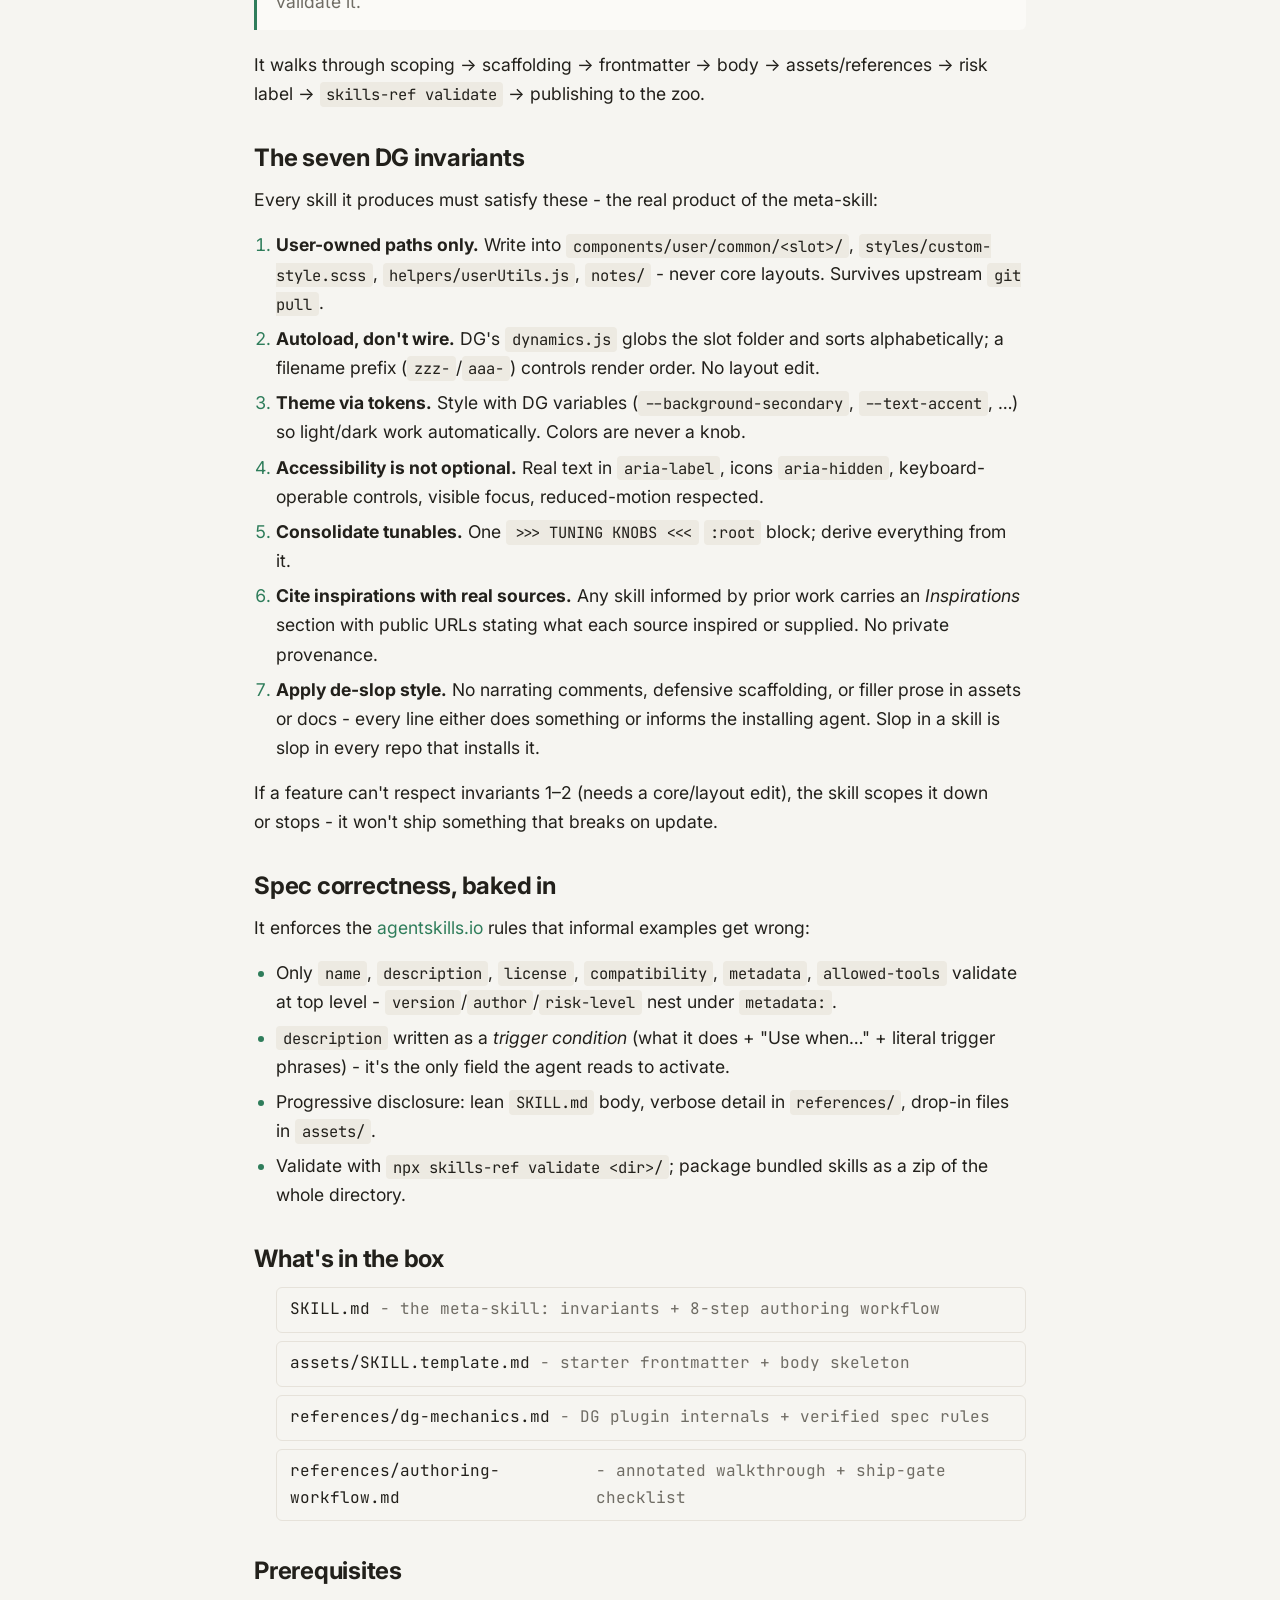
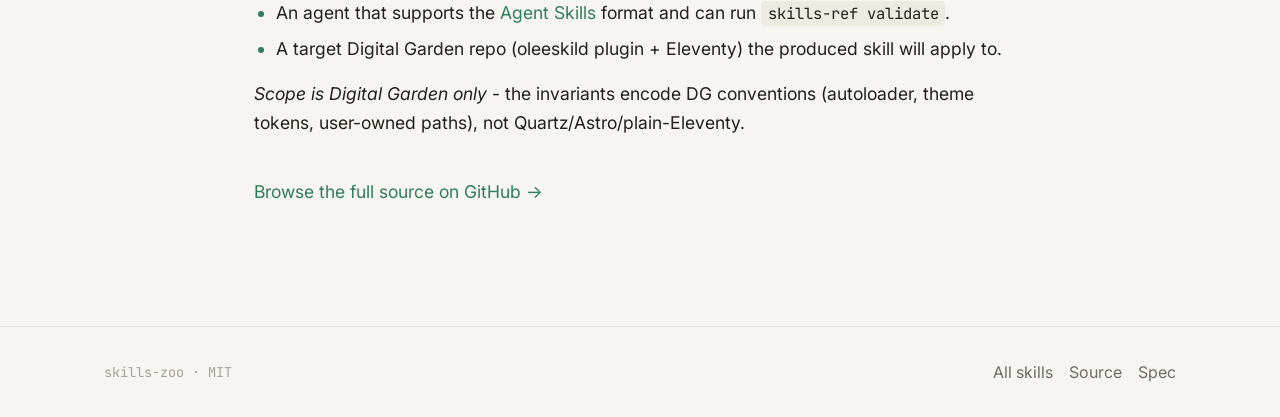
<file: docs/skills/dg-skill-authoring/index.html>
<!doctype html>
<html lang="en" data-theme="dark">
<head>
<meta charset="utf-8">
<meta name="viewport" content="width=device-width, initial-scale=1">
<meta name="theme-color" content="#121311">
<title>dg-skill-authoring - skills-zoo</title>
<meta name="description" content="A meta-skill that teaches an AI agent how to author a new upstream-safe Agent Skill for an Obsidian Digital Garden site - the pattern behind this zoo.">
<link rel="preconnect" href="https://fonts.googleapis.com">
<link rel="preconnect" href="https://fonts.gstatic.com" crossorigin>
<link href="https://fonts.googleapis.com/css2?family=Inter:wght@400;500;600&family=JetBrains+Mono:wght@400;500;600&display=swap" rel="stylesheet">
<link rel="stylesheet" href="../../style.css">
<script src="../../theme.js"></script>
<link rel="icon" href="data:image/svg+xml,%3Csvg xmlns='http://www.w3.org/2000/svg' viewBox='0 0 24 24' fill='none' stroke='%236cc79a' stroke-width='2'%3E%3Cpath d='M4 20V8a4 4 0 0 1 4-4h8a4 4 0 0 1 4 4v12'/%3E%3Cpath d='M4 20h16M9 20v-5h6v5'/%3E%3Ccircle cx='9' cy='9' r='1'/%3E%3Ccircle cx='15' cy='9' r='1'/%3E%3C/svg%3E">
<meta property="og:type" content="article">
<meta property="og:title" content="dg-skill-authoring - skills-zoo">
<meta property="og:description" content="A meta-skill that teaches an AI agent how to author a new upstream-safe Agent Skill for an Obsidian Digital Garden site - the pattern behind this zoo.">
<meta property="og:image" content="https://palol.github.io/skills-zoo/skills/dg-skill-authoring/preview-dark.png">
<meta property="og:url" content="https://palol.github.io/skills-zoo/skills/dg-skill-authoring/">
<meta name="twitter:card" content="summary_large_image">
<meta name="twitter:image" content="https://palol.github.io/skills-zoo/skills/dg-skill-authoring/preview-dark.png">
</head>
<body>

<a class="skip-link" href="#main">Skip to content</a>

<header class="site-header">
  <div class="wrap">
    <a class="brand" href="../../">
      <svg viewBox="0 0 24 24" fill="none" stroke="currentColor" stroke-width="2" stroke-linecap="round" stroke-linejoin="round" aria-hidden="true">
        <path d="M4 20V8a4 4 0 0 1 4-4h8a4 4 0 0 1 4 4v12"/>
        <path d="M4 20h16M9 20v-5h6v5"/>
        <circle cx="9" cy="9" r="1"/><circle cx="15" cy="9" r="1"/>
      </svg>
      <span class="brand-name">skills-zoo</span>
    </a>
    <span class="header-spacer"></span>
    <a class="header-link" href="https://github.com/palol/skills-zoo/tree/main/skills/dg-skill-authoring">Source</a>
    <button class="theme-toggle" data-theme-toggle aria-label="Toggle theme"></button>
  </div>
</header>

<main id="main" class="wrap prose">

  <a class="backlink" href="../../">← all skills</a>

  <h1>dg-skill-authoring</h1>
  <p class="sub">A meta-skill: how to build a new Digital Garden skill.</p>

  <div class="meta-row">
    <span class="risk-pill">L1 · low risk</span>
    <span class="tag">v1.1</span>
    <span class="tag">MIT</span>
    <span class="tag">meta-skill</span>
    <span class="tag">digital-garden</span>
  </div>

  
  <img class="skill-shot skill-shot--dark" src="./preview-dark.png" alt="dg-skill-authoring example screenshot" loading="lazy" width="900" height="560">
  <img class="skill-shot skill-shot--light" src="./preview-light.png" alt="dg-skill-authoring example screenshot" loading="lazy" width="900" height="560">

  <aside class="responsibility-note" aria-label="Responsible use">
    <strong class="note-title">Plan first, review always.</strong>
    Agent Skills are instructions, not guarantees. Use your agent&apos;s <strong>Plan tool</strong> (or planning mode) before it changes files, and review the proposed approach. Check commands, permissions, changed files, and the final diff yourself before accepting or running anything. Risk labels are guidance, not a substitute for your review. Treat each skill as a <strong>starting template</strong>, then customize it for your project. The fun is in understanding and adapting it, not blindly copying it.
  </aside>
<p>This one doesn't add a feature to your site - it teaches your agent how to <strong>author another skill</strong> that does. Hand it a Digital Garden customization (a component, widget, style, layout tweak) and it produces a spec-compliant, upstream-safe <code>SKILL.md</code> package that any other DG user's agent can install - following the exact pattern behind this zoo.</p>

  <div class="callout">
    <strong>It's the pattern, packaged.</strong> Everything learned building <a href="../dg-floating-tray/">dg-floating-tray</a> - user-owned paths, autoloading, theme tokens, accessibility, consolidated tuning knobs - encoded as reusable authoring guidance.
  </div>

  <h2>How to use it</h2>
  <p>Copy the skill folder into your agent's skills directory, then in your skills repo ask:</p>
  <pre><code>git clone https://github.com/palol/skills-zoo.git
cp -r skills-zoo/skills/dg-skill-authoring ~/.claude/skills/</code></pre>
  <p class="aside-note">(or <code>~/.agents/skills/</code>)</p>
  <blockquote><p>Use the <strong>dg-skill-authoring</strong> skill to turn this custom callout box into a reusable Digital Garden skill. Scope it, scaffold the folder, write spec-compliant frontmatter, and validate it.</p></blockquote>
  <p>It walks through scoping → scaffolding → frontmatter → body → assets/references → risk label → <code>skills-ref validate</code> → publishing to the zoo.</p>

  <h2>The seven DG invariants</h2>
  <p>Every skill it produces must satisfy these - the real product of the meta-skill:</p>
  <ol>
    <li><strong>User-owned paths only.</strong> Write into <code>components/user/common/&lt;slot&gt;/</code>, <code>styles/custom-style.scss</code>, <code>helpers/userUtils.js</code>, <code>notes/</code> - never core layouts. Survives upstream <code>git pull</code>.</li>
    <li><strong>Autoload, don't wire.</strong> DG's <code>dynamics.js</code> globs the slot folder and sorts alphabetically; a filename prefix (<code>zzz-</code>/<code>aaa-</code>) controls render order. No layout edit.</li>
    <li><strong>Theme via tokens.</strong> Style with DG variables (<code>--background-secondary</code>, <code>--text-accent</code>, …) so light/dark work automatically. Colors are never a knob.</li>
    <li><strong>Accessibility is not optional.</strong> Real text in <code>aria-label</code>, icons <code>aria-hidden</code>, keyboard-operable controls, visible focus, reduced-motion respected.</li>
    <li><strong>Consolidate tunables.</strong> One <code>&gt;&gt;&gt; TUNING KNOBS &lt;&lt;&lt;</code> <code>:root</code> block; derive everything from it.</li>
    <li><strong>Cite inspirations with real sources.</strong> Any skill informed by prior work carries an <em>Inspirations</em> section with public URLs stating what each source inspired or supplied. No private provenance.</li>
    <li><strong>Apply de-slop style.</strong> No narrating comments, defensive scaffolding, or filler prose in assets or docs - every line either does something or informs the installing agent. Slop in a skill is slop in every repo that installs it.</li>
  </ol>
  <p>If a feature can't respect invariants 1–2 (needs a core/layout edit), the skill scopes it down or stops - it won't ship something that breaks on update.</p>

  <h2>Spec correctness, baked in</h2>
  <p>It enforces the <a href="https://agentskills.io">agentskills.io</a> rules that informal examples get wrong:</p>
  <ul>
    <li>Only <code>name</code>, <code>description</code>, <code>license</code>, <code>compatibility</code>, <code>metadata</code>, <code>allowed-tools</code> validate at top level - <code>version</code>/<code>author</code>/<code>risk-level</code> nest under <code>metadata:</code>.</li>
    <li><code>description</code> written as a <em>trigger condition</em> (what it does + "Use when…" + literal trigger phrases) - it's the only field the agent reads to activate.</li>
    <li>Progressive disclosure: lean <code>SKILL.md</code> body, verbose detail in <code>references/</code>, drop-in files in <code>assets/</code>.</li>
    <li>Validate with <code>npx skills-ref validate &lt;dir&gt;/</code>; package bundled skills as a zip of the whole directory.</li>
  </ul>

  <h2>What's in the box</h2>
  <ul class="filelist" role="list">
    <li><span class="fname">SKILL.md</span> - the meta-skill: invariants + 8-step authoring workflow</li>
    <li><span class="fname">assets/SKILL.template.md</span> - starter frontmatter + body skeleton</li>
    <li><span class="fname">references/dg-mechanics.md</span> - DG plugin internals + verified spec rules</li>
    <li><span class="fname">references/authoring-workflow.md</span> - annotated walkthrough + ship-gate checklist</li>
  </ul>

  <h2>Prerequisites</h2>
  <ul>
    <li>An agent that supports the <a href="https://agentskills.io">Agent Skills</a> format and can run <code>skills-ref validate</code>.</li>
    <li>A target Digital Garden repo (oleeskild plugin + Eleventy) the produced skill will apply to.</li>
  </ul>
  <p><em>Scope is Digital Garden only</em> - the invariants encode DG conventions (autoloader, theme tokens, user-owned paths), not Quartz/Astro/plain-Eleventy.</p>

  <p class="source-cta">
    <a href="https://github.com/palol/skills-zoo/tree/main/skills/dg-skill-authoring">Browse the full source on GitHub →</a>
  </p>

</main>

<footer class="site-footer">
  <div class="wrap">
    <span class="foot-mono">skills-zoo · MIT</span>
    <span class="header-spacer"></span>
    <a href="../../">All skills</a>
    <a href="https://github.com/palol/skills-zoo">Source</a>
    <a href="https://agentskills.io">Spec</a>
  </div>
</footer>

</body>
</html>
</file>
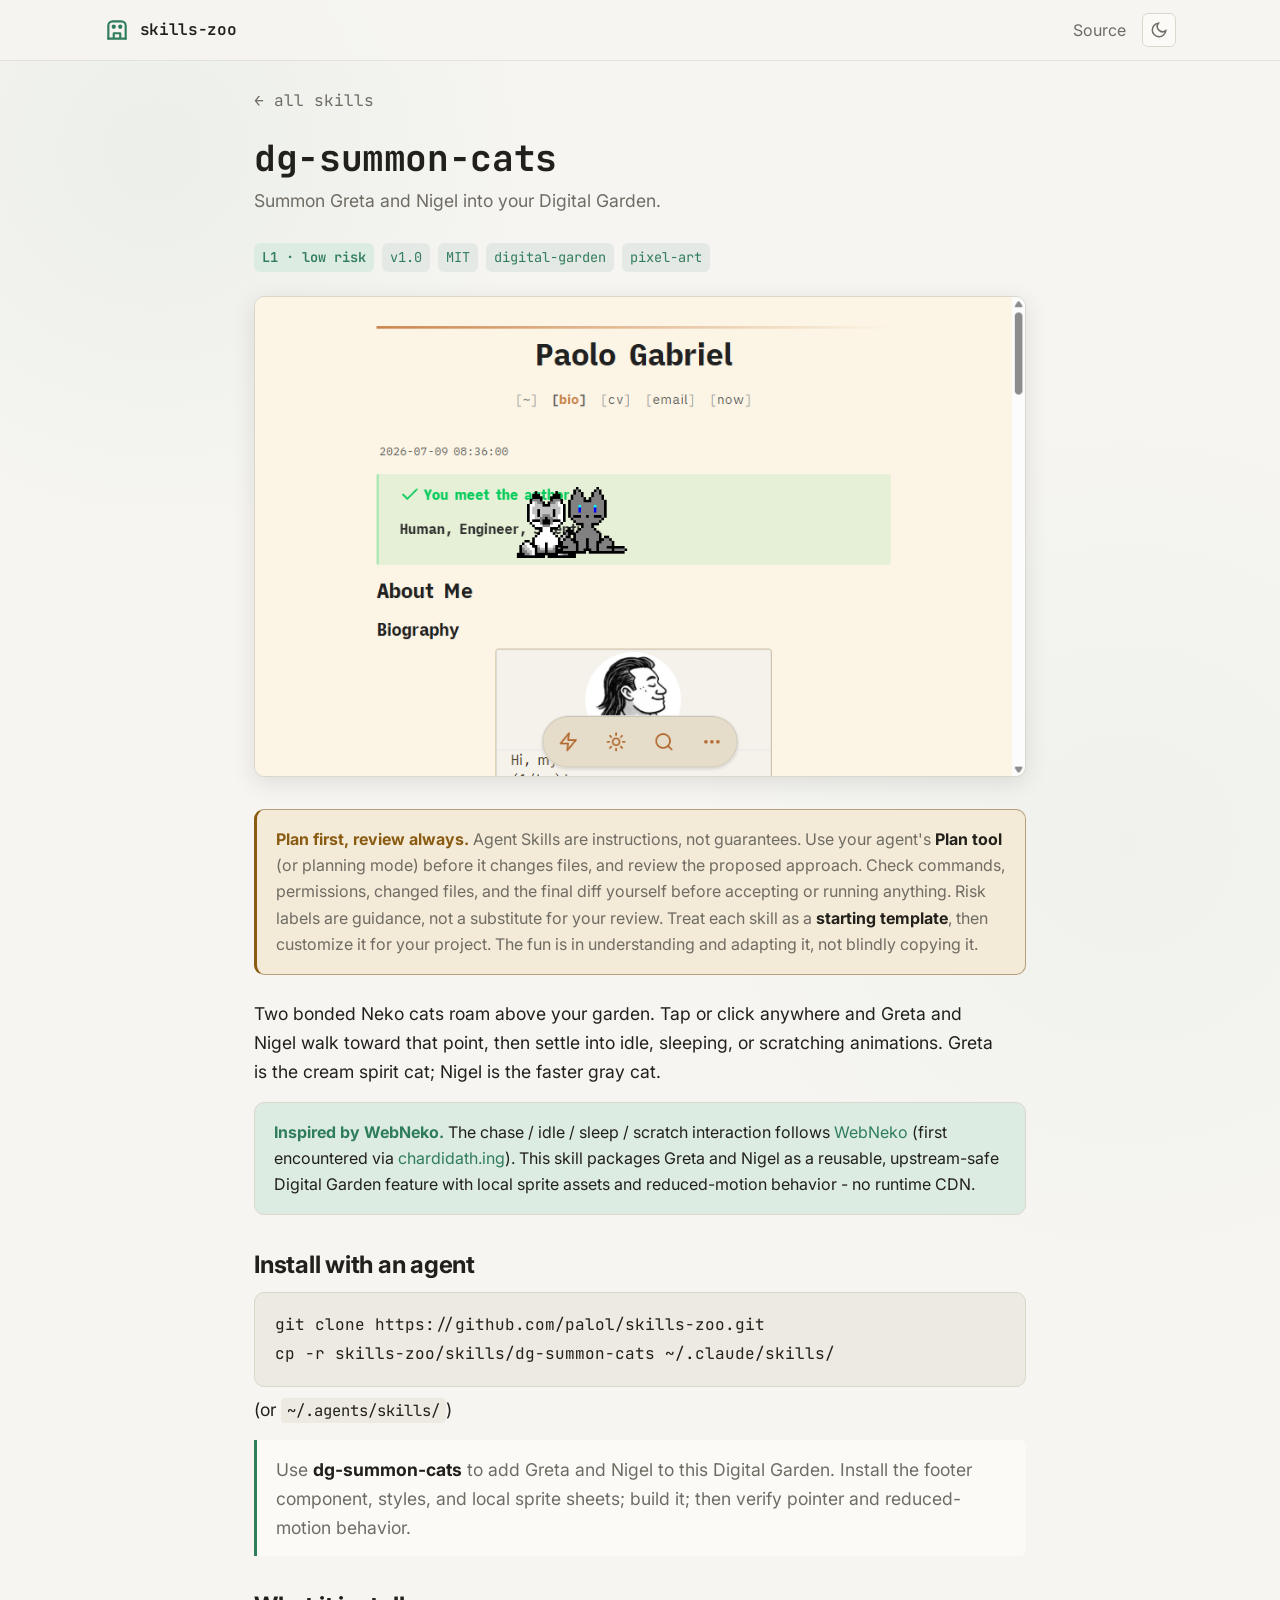
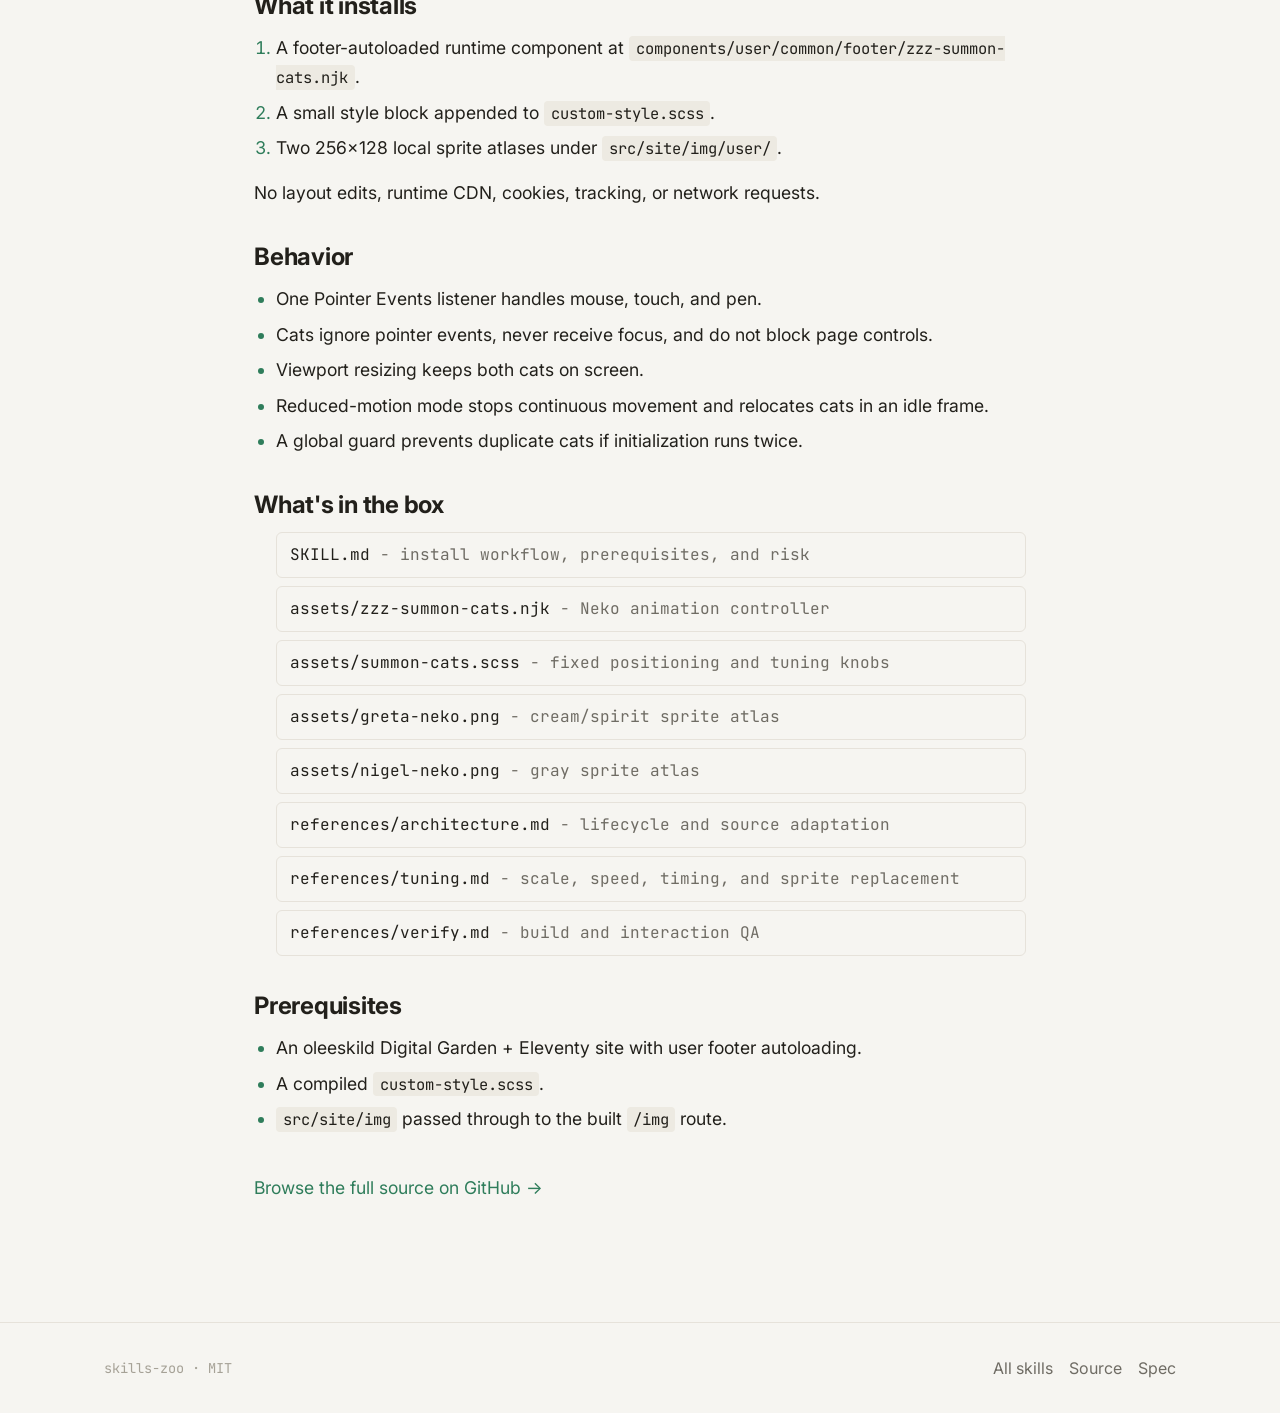
<file: docs/skills/dg-summon-cats/index.html>
<!doctype html>
<html lang="en" data-theme="dark">
<head>
<meta charset="utf-8">
<meta name="viewport" content="width=device-width, initial-scale=1">
<meta name="theme-color" content="#121311">
<title>dg-summon-cats - skills-zoo</title>
<meta name="description" content="Summon Greta and Nigel, two Neko pixel cats that visitors direct around an Obsidian Digital Garden by tapping or clicking.">
<link rel="preconnect" href="https://fonts.googleapis.com">
<link rel="preconnect" href="https://fonts.gstatic.com" crossorigin>
<link href="https://fonts.googleapis.com/css2?family=Inter:wght@400;500;600&family=JetBrains+Mono:wght@400;500;600&display=swap" rel="stylesheet">
<link rel="stylesheet" href="../../style.css">
<script src="../../theme.js"></script>
<link rel="icon" href="data:image/svg+xml,%3Csvg xmlns='http://www.w3.org/2000/svg' viewBox='0 0 24 24' fill='none' stroke='%236cc79a' stroke-width='2'%3E%3Cpath d='M4 20V8a4 4 0 0 1 4-4h8a4 4 0 0 1 4 4v12'/%3E%3Cpath d='M4 20h16M9 20v-5h6v5'/%3E%3Ccircle cx='9' cy='9' r='1'/%3E%3Ccircle cx='15' cy='9' r='1'/%3E%3C/svg%3E">
<meta property="og:type" content="article">
<meta property="og:title" content="dg-summon-cats - skills-zoo">
<meta property="og:description" content="Summon Greta and Nigel, two tap-directed Neko pixel cats for an Obsidian Digital Garden.">
<meta property="og:image" content="https://palol.github.io/skills-zoo/skills/dg-summon-cats/preview-dark.png">
<meta property="og:url" content="https://palol.github.io/skills-zoo/skills/dg-summon-cats/">
<meta name="twitter:card" content="summary_large_image">
<meta name="twitter:image" content="https://palol.github.io/skills-zoo/skills/dg-summon-cats/preview-dark.png">
</head>
<body>

<a class="skip-link" href="#main">Skip to content</a>

<header class="site-header">
  <div class="wrap">
    <a class="brand" href="../../">
      <svg viewBox="0 0 24 24" fill="none" stroke="currentColor" stroke-width="2" stroke-linecap="round" stroke-linejoin="round" aria-hidden="true">
        <path d="M4 20V8a4 4 0 0 1 4-4h8a4 4 0 0 1 4 4v12"/>
        <path d="M4 20h16M9 20v-5h6v5"/>
        <circle cx="9" cy="9" r="1"/><circle cx="15" cy="9" r="1"/>
      </svg>
      <span class="brand-name">skills-zoo</span>
    </a>
    <span class="header-spacer"></span>
    <a class="header-link" href="https://github.com/palol/skills-zoo/tree/main/skills/dg-summon-cats">Source</a>
    <button class="theme-toggle" data-theme-toggle aria-label="Toggle theme"></button>
  </div>
</header>

<main id="main" class="wrap prose">
  <a class="backlink" href="../../">← all skills</a>

  <h1>dg-summon-cats</h1>
  <p class="sub">Summon Greta and Nigel into your Digital Garden.</p>

  <div class="meta-row">
    <span class="risk-pill">L1 · low risk</span>
    <span class="tag">v1.0</span>
    <span class="tag">MIT</span>
    <span class="tag">digital-garden</span>
    <span class="tag">pixel-art</span>
  </div>

  <img class="skill-shot skill-shot--dark" src="./preview-dark.png" alt="Greta and Nigel summoned in a dark Digital Garden" loading="lazy" width="900" height="560">
  <img class="skill-shot skill-shot--light" src="./preview-light.png" alt="Greta and Nigel summoned in a light Digital Garden" loading="lazy" width="900" height="560">

  <aside class="responsibility-note" aria-label="Responsible use">
    <strong class="note-title">Plan first, review always.</strong>
    Agent Skills are instructions, not guarantees. Use your agent&apos;s <strong>Plan tool</strong> (or planning mode) before it changes files, and review the proposed approach. Check commands, permissions, changed files, and the final diff yourself before accepting or running anything. Risk labels are guidance, not a substitute for your review. Treat each skill as a <strong>starting template</strong>, then customize it for your project. The fun is in understanding and adapting it, not blindly copying it.
  </aside>

  <p>Two bonded Neko cats roam above your garden. Tap or click anywhere and Greta and Nigel walk toward that point, then settle into idle, sleeping, or scratching animations. Greta is the cream spirit cat; Nigel is the faster gray cat.</p>

  <div class="callout">
    <strong>Inspired by WebNeko.</strong> The chase / idle / sleep / scratch interaction follows <a href="https://webneko.net/">WebNeko</a> (first encountered via <a href="https://chardidath.ing/">chardidath.ing</a>). This skill packages Greta and Nigel as a reusable, upstream-safe Digital Garden feature with local sprite assets and reduced-motion behavior - no runtime CDN.
  </div>

  <h2>Install with an agent</h2>
  <pre><code>git clone https://github.com/palol/skills-zoo.git
cp -r skills-zoo/skills/dg-summon-cats ~/.claude/skills/</code></pre>
  <p class="aside-note">(or <code>~/.agents/skills/</code>)</p>
  <blockquote><p>Use <strong>dg-summon-cats</strong> to add Greta and Nigel to this Digital Garden. Install the footer component, styles, and local sprite sheets; build it; then verify pointer and reduced-motion behavior.</p></blockquote>

  <h2>What it installs</h2>
  <ol>
    <li>A footer-autoloaded runtime component at <code>components/user/common/footer/zzz-summon-cats.njk</code>.</li>
    <li>A small style block appended to <code>custom-style.scss</code>.</li>
    <li>Two 256×128 local sprite atlases under <code>src/site/img/user/</code>.</li>
  </ol>
  <p>No layout edits, runtime CDN, cookies, tracking, or network requests.</p>

  <h2>Behavior</h2>
  <ul>
    <li>One Pointer Events listener handles mouse, touch, and pen.</li>
    <li>Cats ignore pointer events, never receive focus, and do not block page controls.</li>
    <li>Viewport resizing keeps both cats on screen.</li>
    <li>Reduced-motion mode stops continuous movement and relocates cats in an idle frame.</li>
    <li>A global guard prevents duplicate cats if initialization runs twice.</li>
  </ul>

  <h2>What's in the box</h2>
  <ul class="filelist" role="list">
    <li><span class="fname">SKILL.md</span> - install workflow, prerequisites, and risk</li>
    <li><span class="fname">assets/zzz-summon-cats.njk</span> - Neko animation controller</li>
    <li><span class="fname">assets/summon-cats.scss</span> - fixed positioning and tuning knobs</li>
    <li><span class="fname">assets/greta-neko.png</span> - cream/spirit sprite atlas</li>
    <li><span class="fname">assets/nigel-neko.png</span> - gray sprite atlas</li>
    <li><span class="fname">references/architecture.md</span> - lifecycle and source adaptation</li>
    <li><span class="fname">references/tuning.md</span> - scale, speed, timing, and sprite replacement</li>
    <li><span class="fname">references/verify.md</span> - build and interaction QA</li>
  </ul>

  <h2>Prerequisites</h2>
  <ul>
    <li>An oleeskild Digital Garden + Eleventy site with user footer autoloading.</li>
    <li>A compiled <code>custom-style.scss</code>.</li>
    <li><code>src/site/img</code> passed through to the built <code>/img</code> route.</li>
  </ul>

  <p class="source-cta">
    <a href="https://github.com/palol/skills-zoo/tree/main/skills/dg-summon-cats">Browse the full source on GitHub →</a>
  </p>
</main>

<footer class="site-footer">
  <div class="wrap">
    <span class="foot-mono">skills-zoo · MIT</span>
    <span class="header-spacer"></span>
    <a href="../../">All skills</a>
    <a href="https://github.com/palol/skills-zoo">Source</a>
    <a href="https://agentskills.io">Spec</a>
  </div>
</footer>

</body>
</html>
</file>
<file: docs/style.css>
/* ============================================================
   skills-zoo docs - dark-first terminal/garden aesthetic
   ============================================================ */

:root, [data-theme="light"] {
  color-scheme: light;
  --bg:            #f6f5f1;
  --surface:       #fbfaf7;
  --surface-2:     #efece5;
  --border:        #dcd7cd;
  --divider:       #e6e2da;
  --text:          #22201b;
  --text-muted:    #6f6c64;
  --text-faint:    #a6a297;
  --accent:        #2f7d5b;   /* garden green */
  --accent-hover:  #245f45;
  --accent-soft:   #dcece3;
  --caution:       #8a5b12;
  --caution-soft:  #f3ead7;
  --code-bg:       #edeae2;
  --tag-bg:        #e4e9e5;

  --font-mono: ui-monospace, 'SF Mono', 'JetBrains Mono', 'Fira Code', Menlo, Consolas, monospace;
  --font-body: 'Inter', -apple-system, BlinkMacSystemFont, 'Segoe UI', sans-serif;

  --radius:   10px;
  --radius-sm: 6px;
  --maxw: 1120px;
  --prose-w: 820px;
  --shadow-sm: 0 1px 2px rgba(34, 32, 27, .05), 0 8px 24px rgba(34, 32, 27, .04);
  --shadow-md: 0 2px 4px rgba(34, 32, 27, .06), 0 18px 44px rgba(34, 32, 27, .09);

  --text-xs: clamp(0.75rem, 0.7rem + 0.25vw, 0.85rem);
  --text-sm: clamp(0.875rem, 0.8rem + 0.35vw, 1rem);
  --text-base: clamp(1rem, 0.95rem + 0.25vw, 1.1rem);
  --text-lg: clamp(1.2rem, 1rem + 0.7vw, 1.5rem);
  --text-xl: clamp(1.6rem, 1.3rem + 1.2vw, 2.3rem);
  --text-2xl: clamp(2.1rem, 1.4rem + 2.6vw, 3.4rem);
}

[data-theme="dark"] {
  color-scheme: dark;
  --bg:            #121311;
  --surface:       #191b18;
  --surface-2:     #20231f;
  --border:        #2c302a;
  --divider:       #23261f;
  --text:          #d6d4cc;
  --text-muted:    #8b8a80;
  --text-faint:    #5c5b53;
  --accent:        #6cc79a;
  --accent-hover:  #85d6ae;
  --accent-soft:   #1e2a23;
  --caution:       #e0a04a;
  --caution-soft:  #2b2419;
  --code-bg:       #1c1f1b;
  --tag-bg:        #23291f;
  --shadow-sm: 0 1px 2px rgba(0, 0, 0, .2), 0 8px 24px rgba(0, 0, 0, .12);
  --shadow-md: 0 2px 4px rgba(0, 0, 0, .25), 0 20px 48px rgba(0, 0, 0, .24);
}

@media (prefers-color-scheme: dark) {
  :root:not([data-theme]) {
    color-scheme: dark;
    --bg:#121311; --surface:#191b18; --surface-2:#20231f; --border:#2c302a;
    --divider:#23261f; --text:#d6d4cc; --text-muted:#8b8a80; --text-faint:#5c5b53;
    --accent:#6cc79a; --accent-hover:#85d6ae; --accent-soft:#1e2a23;
    --caution:#e0a04a; --caution-soft:#2b2419;
    --code-bg:#1c1f1b; --tag-bg:#23291f;
  }
}

*,*::before,*::after { box-sizing:border-box; margin:0; padding:0; }

html {
  -webkit-font-smoothing:antialiased; -moz-osx-font-smoothing:grayscale;
  text-rendering:optimizeLegibility; scroll-behavior:smooth; scroll-padding-top:5rem;
}

body {
  min-height:100dvh; line-height:1.65; font-family:var(--font-body);
  font-size:var(--text-base); color:var(--text); background:var(--bg);
  background-image:
    radial-gradient(circle at 12% 5%, color-mix(in srgb, var(--accent) 5%, transparent) 0, transparent 24rem),
    radial-gradient(circle at 88% 28%, color-mix(in srgb, var(--accent) 3%, transparent) 0, transparent 28rem);
}

img,svg { display:block; max-width:100%; }
a { color:var(--accent); text-decoration:none; }
a:hover { color:var(--accent-hover); text-decoration:underline; text-underline-offset:3px; }

h1,h2,h3 { line-height:1.15; text-wrap:balance; letter-spacing:-0.01em; }
p { text-wrap:pretty; max-width:68ch; }

::selection { background:var(--accent-soft); }
:focus-visible { outline:2px solid var(--accent); outline-offset:3px; border-radius:var(--radius-sm); }

@media (prefers-reduced-motion:reduce) {
  *,*::before,*::after { animation-duration:.01ms!important; transition-duration:.01ms!important; scroll-behavior:auto!important; }
}

a,button { transition:color .18s ease, background .18s ease, border-color .18s ease, transform .18s ease, box-shadow .18s ease; }

/* ---------- skip link ---------- */
.skip-link {
  position:absolute; left:1rem; top:-3rem; z-index:100;
  font-family:var(--font-mono); font-size:var(--text-sm);
  background:var(--accent); color:var(--bg); padding:.5rem .9rem;
  border-radius:var(--radius-sm); transition:top .15s ease;
}
.skip-link:focus { top:1rem; color:var(--bg); text-decoration:none; }

/* ---------- layout ---------- */
.wrap { max-width:var(--maxw); margin-inline:auto; padding-inline:1.5rem; }

/* ---------- header ---------- */
.site-header {
  position:sticky; top:0; z-index:50;
  background:color-mix(in oklab, var(--bg) 86%, transparent);
  backdrop-filter:blur(10px);
  -webkit-backdrop-filter:blur(10px);
  border-bottom:1px solid var(--divider);
}
.site-header .wrap {
  display:flex; align-items:center; gap:1rem;
  height:3.75rem;
}
.brand { display:flex; align-items:center; gap:.6rem; font-weight:600; color:var(--text); }
.brand:hover { text-decoration:none; color:var(--text); }
.brand svg { width:26px; height:26px; color:var(--accent); }
.brand .brand-name { font-family:var(--font-mono); font-size:1rem; letter-spacing:-.02em; }
.header-spacer { flex:1; }
.header-link { font-size:var(--text-sm); color:var(--text-muted); }
.header-link:hover { color:var(--text); text-decoration:none; }
.theme-toggle {
  display:grid; place-items:center; width:2.1rem; height:2.1rem;
  border:1px solid var(--border); border-radius:var(--radius-sm);
  background:var(--surface); color:var(--text-muted);
}
.theme-toggle:hover { color:var(--text); border-color:var(--accent); background:var(--surface-2); }
.theme-toggle:active { transform:translateY(1px); }

/* ---------- hero ---------- */
.hero { max-width:900px; padding-block:clamp(3.5rem,8vw,6.5rem) 2.75rem; }
.eyebrow {
  font-family:var(--font-mono); font-size:var(--text-xs); letter-spacing:.12em;
  text-transform:uppercase; color:var(--accent); margin-bottom:1rem;
}
.hero h1 { font-size:var(--text-2xl); margin-bottom:1.1rem; letter-spacing:-.035em; }
.hero .lede { font-size:var(--text-lg); color:var(--text-muted); max-width:56ch; }
.hero .install-hint {
  max-width:720px; margin-top:2.25rem; font-family:var(--font-mono); font-size:var(--text-sm);
  background:var(--code-bg); border:1px solid var(--border); border-radius:var(--radius);
  padding:.85rem .9rem .85rem 1.15rem; color:var(--text);
  display:flex; align-items:center; gap:.75rem;
  box-shadow:var(--shadow-sm);
}
.install-hint .prompt { color:var(--accent); user-select:none; }
.install-hint code { min-width:0; overflow-x:auto; white-space:pre; scrollbar-width:thin; }
.copy-command {
  flex:none; display:grid; place-items:center; width:2.15rem; height:2.15rem; margin-left:auto;
  border:1px solid var(--border); border-radius:var(--radius-sm);
  background:var(--surface); color:var(--text-muted); cursor:pointer;
}
.copy-command:hover { color:var(--accent); border-color:var(--accent); }
.copy-command svg { width:1rem; height:1rem; }
.copy-command.is-copied { color:var(--accent); border-color:var(--accent); background:var(--accent-soft); }

/* ---------- sections ---------- */
section { padding-block:2.25rem; }
.section-label {
  font-family:var(--font-mono); font-size:var(--text-xs); letter-spacing:.1em;
  text-transform:uppercase; color:var(--text-faint); margin-bottom:1.25rem;
  display:flex; align-items:center; gap:.6rem;
}
.section-label::after { content:""; flex:1; height:1px; background:var(--divider); }

/* ---------- skill cards ---------- */
.skill-grid { display:grid; gap:1.15rem; }
.skill-card {
  display:flex; flex-direction:column; border:1px solid var(--border); border-radius:var(--radius);
  background:var(--surface); padding:1.4rem 1.5rem; color:var(--text);
  position:relative; overflow:hidden; box-shadow:var(--shadow-sm);
}
.skill-card:hover {
  border-color:color-mix(in srgb, var(--accent) 72%, var(--border));
  text-decoration:none; color:var(--text); transform:translateY(-3px); box-shadow:var(--shadow-md);
}
.skill-card::before {
  content:""; position:absolute; left:0; top:0; bottom:0; width:3px;
  background:var(--accent); opacity:0; transition:opacity .18s ease;
}
.skill-card:hover::before { opacity:1; }
.skill-card .sc-head { display:flex; align-items:center; gap:.65rem; flex-wrap:wrap; margin-bottom:.65rem; }
.skill-card h3 { font-family:var(--font-mono); font-size:var(--text-lg); letter-spacing:-.03em; }
.skill-card h3::after {
  content:"↗"; display:inline-block; margin-left:.45rem; color:var(--text-faint);
  font-size:.72em; font-weight:400; transition:color .18s ease, transform .18s ease;
}
.skill-card:hover h3::after { color:var(--accent); transform:translate(2px,-2px); }
.skill-card .sc-ver { font-family:var(--font-mono); font-size:var(--text-xs); color:var(--text-faint); }
.skill-card p { color:var(--text-muted); font-size:var(--text-sm); max-width:none; }
/* compact skills index strip */
.skill-index {
  display:flex; align-items:baseline; gap:.9rem; flex-wrap:wrap;
  margin:0 0 2.5rem; padding-bottom:1.5rem; border-bottom:1px solid var(--divider);
}
.skill-index-label {
  font-family:var(--font-mono); font-size:var(--text-xs);
  color:var(--text-faint); text-transform:uppercase; letter-spacing:.08em; white-space:nowrap;
}
.skill-index-pills { display:flex; gap:.4rem; flex-wrap:wrap; }
.skill-index-pill {
  font-family:var(--font-mono); font-size:var(--text-xs); color:var(--text-muted);
  background:var(--surface-2); border:1px solid var(--border); border-radius:var(--radius-sm);
  padding:.3rem .62rem; text-decoration:none; transition:color .15s ease, border-color .15s ease, transform .15s ease;
}
.skill-index-pill:hover { color:var(--accent); border-color:var(--accent); text-decoration:none; transform:translateY(-1px); }
/* meta entries use the amber caution tone as a contrast accent vs. garden green */
.skill-index-pill--meta {
  border-style:dashed;
  border-color:color-mix(in srgb, var(--caution) 40%, var(--border));
  color:var(--text-faint);
}
.skill-index-pill--meta:hover { color:var(--caution); border-color:var(--caution); }
.skill-card { scroll-margin-top:1.5rem; }
.skill-card--meta {
  border-style:dashed;
  border-color:color-mix(in srgb, var(--caution) 40%, var(--border));
  background:transparent;
  box-shadow:none;
}
.skill-card--meta h3 { color:var(--text-muted); }
/* gray out the preview frame; hover restores color */
.skill-card--meta .sc-thumb { filter:grayscale(1) contrast(.92); opacity:.85; }
.skill-card--meta::before { background:var(--caution); }
.skill-card--meta:hover {
  border-style:dashed;
  border-color:color-mix(in srgb, var(--caution) 72%, var(--border));
  background:var(--surface);
}
.skill-card--meta:hover h3 { color:var(--text); }
.skill-card--meta:hover h3::after { color:var(--caution); }
.skill-card--meta:hover .sc-thumb { opacity:1; }
/* card thumbnail preview */
.sc-thumb {
  display:block; width:calc(100% + 3rem); margin:-1.4rem -1.5rem 1.1rem;
  aspect-ratio:900/560; object-fit:cover; object-position:center top;
  border-bottom:1px solid var(--border); background:var(--surface-2);
  transition:filter .18s ease, transform .25s ease;
}
.skill-card:hover .sc-thumb { filter:saturate(1.06) contrast(1.01); transform:scale(1.008); }
/* detail-page hero screenshot */
.skill-shot {
  width:100%; height:auto; border:1px solid var(--border);
  border-radius:var(--radius); background:var(--surface-2);
  margin:0 0 2rem; box-shadow:0 6px 24px rgba(0,0,0,.10);
}
/* theme-swap: show the preview matching the active theme (must come last) */
.sc-thumb--light, .skill-shot--light { display:none !important; }
[data-theme="light"] .sc-thumb--dark, [data-theme="light"] .skill-shot--dark { display:none !important; }
[data-theme="light"] .sc-thumb--light { display:block !important; }
[data-theme="light"] .skill-shot--light { display:block !important; }
.tags { display:flex; gap:.4rem; flex-wrap:wrap; margin-top:auto; padding-top:1rem; }
.tag {
  font-family:var(--font-mono); font-size:var(--text-xs); color:var(--accent);
  background:var(--tag-bg); border-radius:var(--radius-sm); padding:.18rem .5rem;
}
.risk-pill {
  font-family:var(--font-mono); font-size:var(--text-xs); font-weight:600;
  padding:.18rem .5rem; border-radius:var(--radius-sm);
  background:var(--accent-soft); color:var(--accent);
}
.risk-pill--l2 {
  background:var(--caution-soft);
  color:var(--caution);
}

/* ---------- how-it-works steps ---------- */
.steps { display:grid; gap:.9rem; counter-reset:step; }
.step {
  display:flex; gap:1rem; align-items:flex-start;
  border:1px solid var(--divider); border-radius:var(--radius);
  background:var(--surface); padding:1rem 1.2rem;
}
.step .num {
  flex:none; width:1.9rem; height:1.9rem; display:grid; place-items:center;
  font-family:var(--font-mono); font-size:var(--text-sm); font-weight:600;
  background:var(--accent-soft); color:var(--accent); border-radius:var(--radius-sm);
}
.step .body h4 { font-size:var(--text-base); margin-bottom:.15rem; }
.step .body p { font-size:var(--text-sm); color:var(--text-muted); margin:0; }
.step code { font-family:var(--font-mono); font-size:.85em; background:var(--code-bg); padding:.1em .35em; border-radius:4px; }

/* ---------- prose (skill detail) ---------- */
.prose { max-width:var(--prose-w); padding-block:1.5rem 3.5rem; }
.prose h1 { font-size:var(--text-xl); font-family:var(--font-mono); margin-bottom:.4rem; }
.prose > .sub { color:var(--text-muted); font-size:var(--text-base); margin-bottom:1.75rem; }
.prose h2 { font-size:var(--text-lg); margin:2.25rem 0 .85rem; }
.prose h3 { font-size:var(--text-base); margin:1.5rem 0 .5rem; font-family:var(--font-mono); }
.prose p, .prose li { color:var(--text); font-size:var(--text-base); }
.prose p { margin-bottom:1rem; }
.prose ul, .prose ol { margin:0 0 1rem 1.4rem; }
.prose li { margin-bottom:.4rem; }
.prose li::marker { color:var(--accent); }
.prose strong { color:var(--text); }
.prose code {
  font-family:var(--font-mono); font-size:.88em; background:var(--code-bg);
  padding:.12em .4em; border-radius:4px; color:var(--text);
}
.prose pre {
  background:var(--code-bg); border:1px solid var(--border); border-radius:var(--radius);
  padding:1.1rem 1.25rem; overflow-x:auto; margin:0 0 1.25rem;
}
.prose pre code { background:none; padding:0; font-size:var(--text-sm); line-height:1.55; }
.prose blockquote {
  border-left:3px solid var(--accent); background:var(--surface);
  padding:.9rem 1.2rem; margin:0 0 1.25rem; border-radius:0 var(--radius-sm) var(--radius-sm) 0;
  color:var(--text-muted);
}
.prose blockquote p { margin:0; color:var(--text-muted); }

.callout {
  border:1px solid var(--border); background:var(--accent-soft);
  border-radius:var(--radius); padding:1rem 1.2rem; margin-bottom:1.5rem;
  font-size:var(--text-sm);
}
.callout strong { color:var(--accent); }

.responsibility-note {
  border:1px solid color-mix(in srgb, var(--caution) 45%, var(--border));
  border-left:3px solid var(--caution);
  border-radius:var(--radius); padding:1rem 1.2rem; margin:1.5rem 0;
  background:var(--caution-soft); color:var(--text-muted); font-size:var(--text-sm);
}
.responsibility-note strong { color:var(--text); }
.responsibility-note .note-title { color:var(--caution); }

.backlink {
  display:inline-flex; align-items:center; gap:.4rem; font-family:var(--font-mono);
  font-size:var(--text-sm); color:var(--text-muted); margin-bottom:1.5rem;
}
.backlink:hover { color:var(--accent); text-decoration:none; }

.meta-row { display:flex; gap:.5rem; flex-wrap:wrap; align-items:center; margin-bottom:1.5rem; }
.aside-note { margin-top:-.75rem; color:var(--text-muted); font-size:var(--text-sm); }
.source-cta { margin-top:2.5rem; }
.filelist { list-style:none; margin:0; padding:0; display:grid; gap:.5rem; }
.filelist li {
  font-family:var(--font-mono); font-size:var(--text-sm); color:var(--text-muted);
  border:1px solid var(--divider); border-radius:var(--radius-sm);
  padding:.55rem .8rem; margin:0; display:flex; gap:.6rem; align-items:center;
}
.filelist .fname { color:var(--text); }

/* ---------- footer ---------- */
.site-footer {
  border-top:1px solid var(--divider); margin-top:3rem;
  padding-block:2rem; color:var(--text-faint); font-size:var(--text-sm);
}
.site-footer .wrap { display:flex; gap:1rem; flex-wrap:wrap; align-items:center; }
.site-footer a { color:var(--text-muted); }
.site-footer .foot-mono { font-family:var(--font-mono); font-size:var(--text-xs); }
.site-footer .header-spacer { flex:1; }

#what, #use { max-width:var(--prose-w); }

@media (min-width:760px) {
  .skill-grid { grid-template-columns:repeat(2,minmax(0,1fr)); }
}

@media (max-width:600px) {
  .wrap { padding-inline:1.15rem; }
  .site-header .wrap { gap:.75rem; height:3.5rem; }
  .brand svg { width:24px; height:24px; }
  .header-link { font-size:.875rem; }
  .hero { padding-block:3rem 1.75rem; }
  .hero .lede { line-height:1.6; }
  .hero .install-hint { margin-top:1.75rem; padding-left:.9rem; gap:.6rem; }
  .install-hint code { white-space:normal; overflow-wrap:anywhere; }
  section { padding-block:1.75rem; }
  .skill-index { margin-bottom:1.25rem; }
  .skill-index-pills { gap:.35rem; }
  .skill-card { padding:1.2rem; }
  .sc-thumb { width:calc(100% + 2.4rem); margin:-1.2rem -1.2rem 1rem; }
  .skill-card .sc-head { gap:.5rem; }
  .skill-card h3 { font-size:1.05rem; }
  .site-footer .header-spacer { display:none; }
  .site-footer .wrap { column-gap:.85rem; }
  .site-footer .foot-mono { width:100%; margin-bottom:.15rem; }
}
</file>
